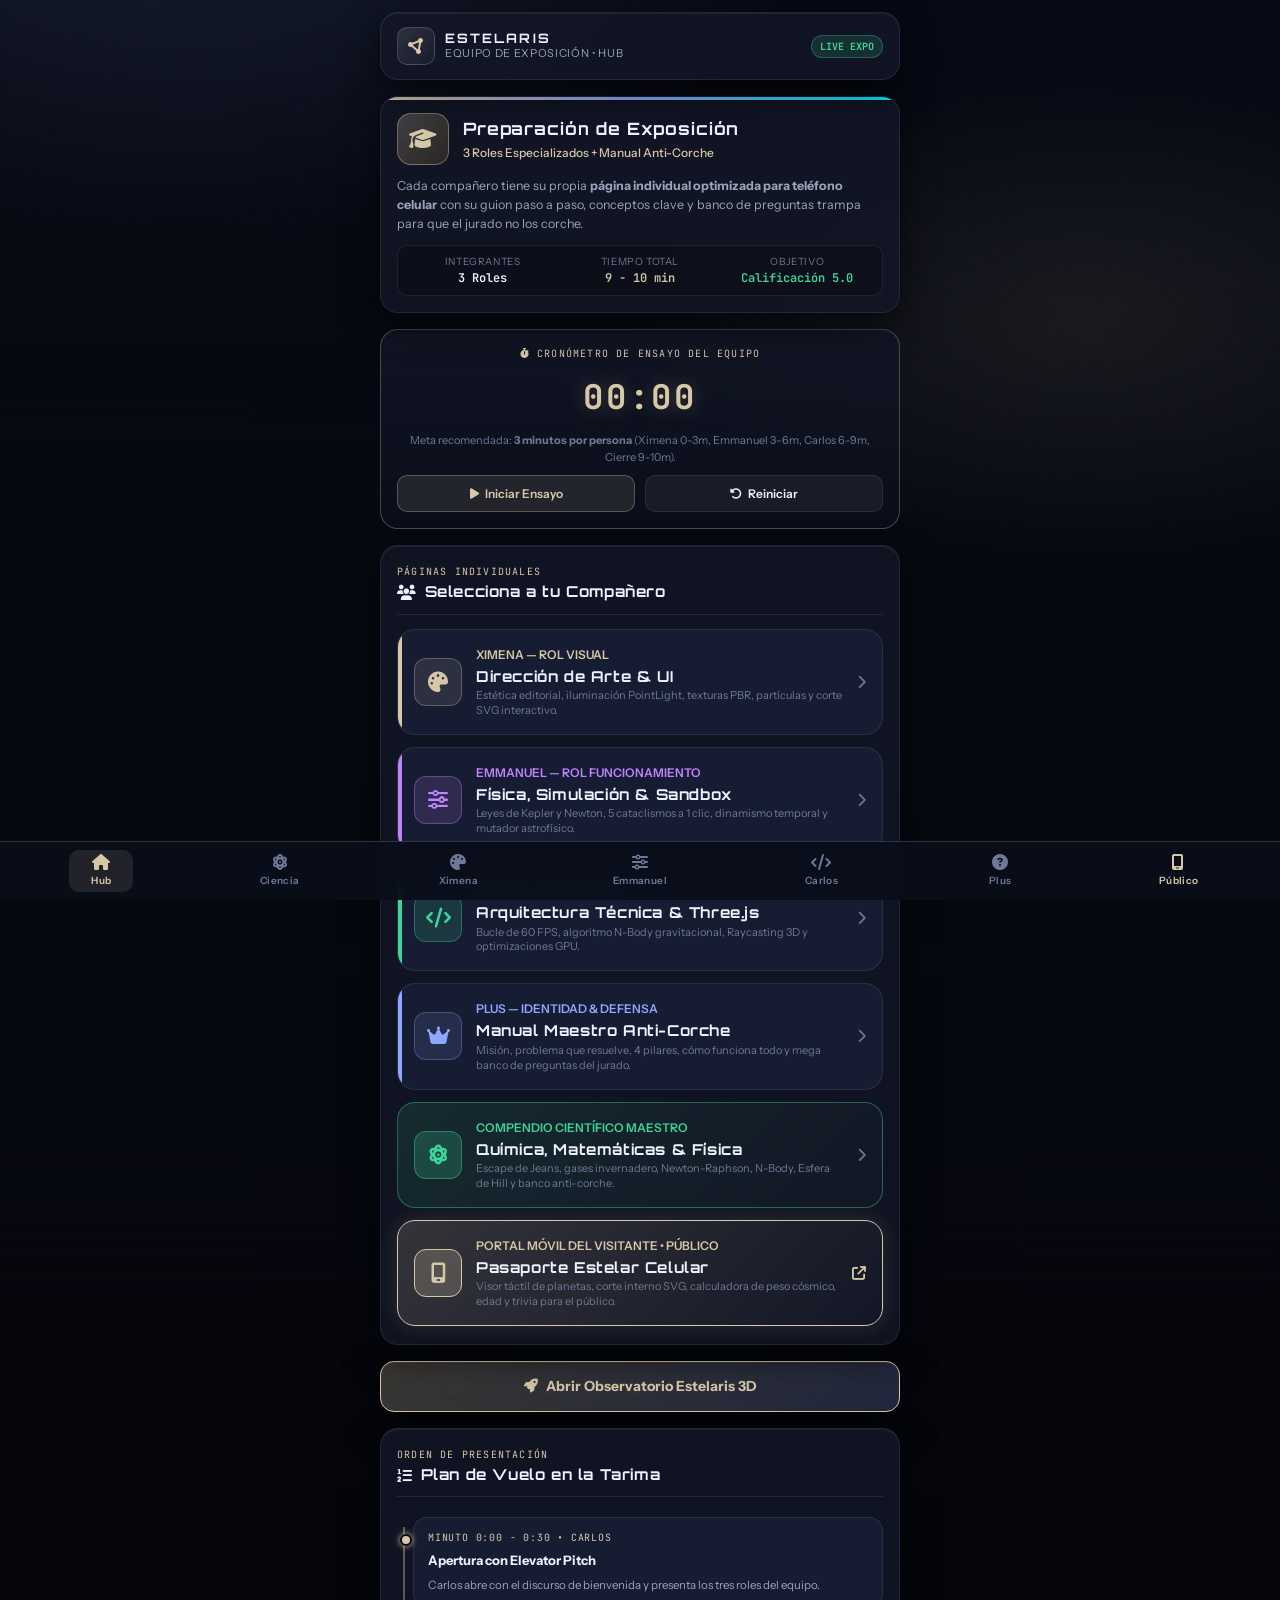
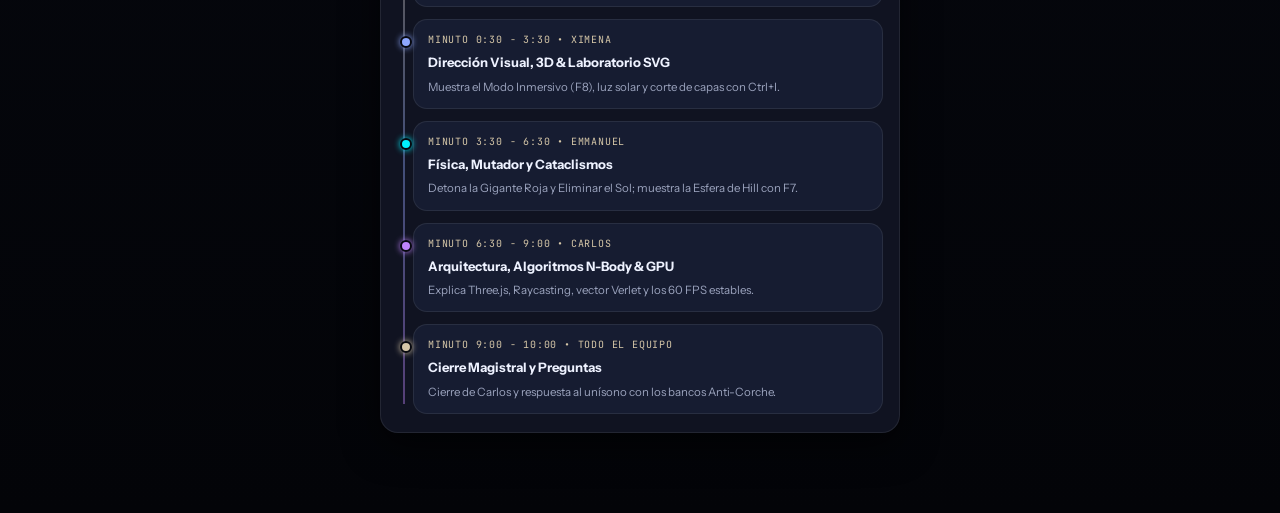
<file: expo/index.html>
<!DOCTYPE html>
<html lang="es">
<head>
    <meta charset="UTF-8">
    <meta name="viewport" content="width=device-width, initial-scale=1.0, maximum-scale=1.0, user-scalable=no">
    <title>Estelaris — Portal Móvil de Exposición</title>
    <link rel="preconnect" href="https://fonts.googleapis.com">
    <link rel="preconnect" href="https://fonts.gstatic.com" crossorigin>
    <link href="https://fonts.googleapis.com/css2?family=Instrument+Sans:wght@400;500;600;700&family=JetBrains+Mono:wght@400;500;700&family=Orbitron:wght@500;700;900&display=swap" rel="stylesheet">
    <link rel="stylesheet" href="https://cdnjs.cloudflare.com/ajax/libs/font-awesome/6.4.0/css/all.min.css">
    <style>
:root {
  --bg-0: #06080f;
  --bg-1: #080c18;
  --surface: rgba(19, 23, 38, 0.85);
  --surface-2: rgba(24, 30, 51, 0.90);
  --surface-strong: rgba(27, 33, 56, 0.98);
  --surface-glass: rgba(19, 23, 38, 0.65);
  --border: rgba(255, 255, 255, 0.08);
  --border-strong: rgba(255, 255, 255, 0.16);
  --border-accent: rgba(214, 199, 168, 0.30);
  --border-blue: rgba(142, 168, 255, 0.30);
  --text-1: #eef2ff;
  --text-2: #9aa2bc;
  --text-3: #6e7896;
  --muted: #8d97b5;
  --accent-sand: #d6c7a8;
  --accent-sand-soft: rgba(214, 199, 168, 0.12);
  --accent-blue: #8ea8ff;
  --accent-blue-soft: rgba(142, 168, 255, 0.12);
  --accent-cyan: #00f2fe;
  --accent-purple: #c084fc;
  --accent-pink: #f472b6;
  --success: #3dd598;
  --danger: #ff6b6b;
  --warning: #fbbf24;
  --radius-xl: 18px;
  --radius-lg: 14px;
  --radius-md: 10px;
  --radius-sm: 6px;
  --radius-pill: 999px;
  --shadow: 0 12px 36px rgba(0, 0, 0, 0.6), 0 1px 0 rgba(255, 255, 255, 0.06) inset;
  --shadow-glow: 0 0 20px rgba(142, 168, 255, 0.15);
  --font-display: 'Orbitron', sans-serif;
  --font-sans: 'Instrument Sans', system-ui, -apple-system, Segoe UI, Roboto, sans-serif;
  --font-mono: 'JetBrains Mono', ui-monospace, monospace;
}
* { box-sizing: border-box; margin: 0; padding: 0; -webkit-tap-highlight-color: transparent; }
html { font-size: 15px; scroll-behavior: smooth; }
body {
  background: 
    radial-gradient(900px 500px at 15% -5%, rgba(142, 168, 255, 0.12), transparent 70%),
    radial-gradient(800px 400px at 85% 15%, rgba(214, 199, 168, 0.09), transparent 60%),
    linear-gradient(180deg, #070a14 0%, #06080f 50%, #030408 100%);
  color: var(--text-1);
  font-family: var(--font-sans);
  line-height: 1.5;
  min-height: 100vh;
  padding: 12px 12px 80px 12px;
  -webkit-font-smoothing: antialiased;
  text-rendering: optimizeLegibility;
}
::-webkit-scrollbar { width: 4px; height: 4px; }
::-webkit-scrollbar-thumb { background: rgba(255, 255, 255, 0.15); border-radius: 4px; }
.expo-app { max-width: 520px; margin: 0 auto; display: flex; flex-direction: column; gap: 16px; }
.expo-header {
  background: var(--surface);
  backdrop-filter: blur(20px);
  -webkit-backdrop-filter: blur(20px);
  border: 1px solid var(--border);
  border-radius: var(--radius-xl);
  padding: 14px 16px;
  box-shadow: var(--shadow);
  position: sticky;
  top: 10px;
  z-index: 100;
}
.header-row { display: flex; align-items: center; justify-content: space-between; gap: 12px; }
.header-brand { display: flex; align-items: center; gap: 10px; text-decoration: none; color: inherit; }
.brand-icon {
  width: 38px; height: 38px; border-radius: var(--radius-md); display: grid; place-items: center;
  background: linear-gradient(135deg, rgba(255, 255, 255, 0.12), rgba(255, 255, 255, 0.03));
  border: 1px solid var(--border-strong); color: var(--accent-sand); font-size: 16px; flex-shrink: 0;
}
.brand-info h1 { font-family: var(--font-display); font-size: 13px; letter-spacing: 0.16em; font-weight: 700; line-height: 1.1; color: var(--text-1); }
.brand-info p { font-size: 11px; color: var(--text-2); text-transform: uppercase; letter-spacing: 0.06em; }
.version-pill { font-size:10px; padding:3px 8px; border-radius:999px; background:rgba(61,213,152,0.14); border:1px solid rgba(61,213,152,0.3); color:var(--success); font-family:var(--font-mono); font-weight:700; }
.profile-card {
  background: var(--surface); backdrop-filter: blur(16px); -webkit-backdrop-filter: blur(16px);
  border: 1px solid var(--border); border-radius: var(--radius-xl); padding: 16px; box-shadow: var(--shadow);
  display: flex; flex-direction: column; gap: 12px; position: relative; overflow: hidden;
}
.profile-card::before {
  content: ''; position: absolute; top: 0; left: 0; right: 0; height: 3px;
  background: linear-gradient(90deg, var(--accent-sand), var(--accent-blue), var(--accent-cyan));
}
.profile-header { display: flex; align-items: center; gap: 14px; }
.avatar-bubble {
  width: 52px; height: 52px; border-radius: 14px; display: grid; place-items: center; font-size: 22px; flex-shrink: 0;
  background: linear-gradient(135deg, rgba(142, 168, 255, 0.2), rgba(0, 242, 254, 0.1)); border: 1px solid rgba(142, 168, 255, 0.3); color: var(--accent-blue);
}
.avatar-bubble--sand { background: linear-gradient(135deg, rgba(214, 199, 168, 0.25), rgba(251, 191, 36, 0.1)); border-color: rgba(214, 199, 168, 0.4); color: var(--accent-sand); }
.profile-meta h2 { font-family: var(--font-display); font-size: 17px; color: var(--text-1); letter-spacing: 0.05em; margin-bottom: 2px; }
.profile-meta .role-subtitle { font-size: 12px; color: var(--accent-sand); font-weight: 500; }
.profile-stats-row {
  display: grid; grid-template-columns: repeat(3, 1fr); gap: 8px; background: rgba(0, 0, 0, 0.25);
  border: 1px solid var(--border); border-radius: var(--radius-md); padding: 8px 10px;
}
.profile-stat { display: flex; flex-direction: column; align-items: center; text-align: center; }
.profile-stat-lbl { font-size: 10px; text-transform: uppercase; color: var(--text-3); letter-spacing: 0.06em; }
.profile-stat-val { font-family: var(--font-mono); font-size: 12px; font-weight: 600; color: var(--text-1); }
.section-card {
  background: var(--surface); backdrop-filter: blur(16px); -webkit-backdrop-filter: blur(16px);
  border: 1px solid var(--border); border-radius: var(--radius-xl); padding: 18px 16px; box-shadow: var(--shadow);
  display: flex; flex-direction: column; gap: 14px;
}
.section-head { display: flex; align-items: center; justify-content: space-between; border-bottom: 1px solid var(--border); padding-bottom: 10px; }
.section-title-wrap { display: flex; flex-direction: column; gap: 2px; }
.section-eyebrow { font-family: var(--font-mono); font-size: 10px; text-transform: uppercase; letter-spacing: 0.12em; color: var(--accent-sand); }
.section-title { font-family: var(--font-display); font-size: 15px; color: var(--text-1); letter-spacing: 0.04em; display: flex; align-items: center; gap: 8px; }
.timeline { display: flex; flex-direction: column; gap: 12px; position: relative; padding-left: 16px; }
.timeline::before {
  content: ''; position: absolute; top: 10px; bottom: 10px; left: 6px; width: 2px;
  background: linear-gradient(180deg, var(--accent-sand), var(--accent-blue), var(--accent-purple)); opacity: 0.4;
}
.timeline-step {
  position: relative; background: var(--surface-2); border: 1px solid var(--border); border-radius: var(--radius-lg);
  padding: 12px 14px; display: flex; flex-direction: column; gap: 6px;
}
.timeline-step::before {
  content: ''; position: absolute; left: -14px; top: 16px; width: 8px; height: 8px; border-radius: 50%;
  background: var(--accent-sand); border: 2px solid var(--bg-0); box-shadow: 0 0 6px var(--accent-sand);
}
.timeline-step:nth-child(2)::before { background: var(--accent-blue); box-shadow: 0 0 6px var(--accent-blue); }
.timeline-step:nth-child(3)::before { background: var(--accent-cyan); box-shadow: 0 0 6px var(--accent-cyan); }
.timeline-step:nth-child(4)::before { background: var(--accent-purple); box-shadow: 0 0 6px var(--accent-purple); }
.timeline-time { font-family: var(--font-mono); font-size: 10px; color: var(--accent-sand); text-transform: uppercase; letter-spacing: 0.08em; display: flex; justify-content: space-between; }
.timeline-title { font-size: 13px; font-weight: 700; color: var(--text-1); }
.expo-bottom-bar {
  position: fixed; bottom: 0; left: 0; right: 0; background: rgba(10, 14, 26, 0.94); backdrop-filter: blur(20px); -webkit-backdrop-filter: blur(20px);
  border-top: 1px solid var(--border-strong); display: flex; justify-content: space-around; align-items: center; padding: 8px 12px calc(8px + env(safe-area-inset-bottom)); z-index: 200;
}
.expo-tab-link {
  display: flex; flex-direction: column; align-items: center; gap: 3px; text-decoration: none; color: var(--text-3);
  font-size: 10px; font-weight: 600; letter-spacing: 0.04em; padding: 4px 8px; border-radius: var(--radius-md); transition: all 0.2s ease; min-width: 64px;
}
.expo-tab-link i { font-size: 16px; }
.expo-tab-link.active { color: var(--accent-sand); background: rgba(214, 199, 168, 0.12); }
        .hub-grid {
            display: flex;
            flex-direction: column;
            gap: 12px;
        }
        .hub-card {
            background: var(--surface-2);
            border: 1px solid var(--border);
            border-radius: var(--radius-xl);
            padding: 16px;
            display: flex;
            align-items: center;
            justify-content: space-between;
            gap: 14px;
            text-decoration: none;
            color: inherit;
            transition: all 0.2s ease;
            position: relative;
            overflow: hidden;
        }
        .hub-card:active {
            transform: scale(0.98);
            border-color: var(--accent-sand);
        }
        .hub-card::before {
            content: '';
            position: absolute;
            left: 0;
            top: 0;
            bottom: 0;
            width: 4px;
        }
        .hub-card--ximena::before { background: var(--accent-sand); }
        .hub-card--emmanuel::before { background: var(--accent-purple); }
        .hub-card--carlos::before { background: var(--success); }
        .hub-card--plus::before { background: var(--accent-blue); }

        .hub-card-left {
            display: flex;
            align-items: center;
            gap: 14px;
        }
        .hub-icon-box {
            width: 48px;
            height: 48px;
            border-radius: 12px;
            display: grid;
            place-items: center;
            font-size: 20px;
            flex-shrink: 0;
        }
        .hub-info h3 {
            font-family: var(--font-display);
            font-size: 15px;
            color: var(--text-1);
            letter-spacing: 0.04em;
        }
        .hub-info .hub-role {
            font-size: 12px;
            font-weight: 600;
            margin-bottom: 2px;
        }
        .hub-info .hub-desc {
            font-size: 11px;
            color: var(--text-3);
            line-height: 1.35;
        }
        .hub-chevron {
            font-size: 14px;
            color: var(--text-3);
        }

        /* Rehearsal Timer */
        .timer-card {
            background: linear-gradient(180deg, rgba(19,23,38,0.9), rgba(10,14,26,0.95));
            border: 1px solid var(--border-accent);
            border-radius: var(--radius-xl);
            padding: 16px;
            display: flex;
            flex-direction: column;
            align-items: center;
            text-align: center;
            gap: 10px;
        }
        .timer-display {
            font-family: var(--font-mono);
            font-size: 34px;
            font-weight: 700;
            color: var(--accent-sand);
            letter-spacing: 0.08em;
            text-shadow: 0 0 20px rgba(214,199,168,0.25);
        }
        .timer-buttons {
            display: flex;
            gap: 10px;
            width: 100%;
        }
        .timer-btn {
            flex: 1;
            padding: 10px;
            border-radius: 10px;
            border: 1px solid var(--border);
            background: rgba(255,255,255,0.06);
            color: var(--text-1);
            font-family: inherit;
            font-size: 12px;
            font-weight: 600;
            cursor: pointer;
            display: flex;
            align-items: center;
            justify-content: center;
            gap: 6px;
        }
        .timer-btn--primary {
            background: var(--accent-sand-soft);
            border-color: var(--border-accent);
            color: var(--accent-sand);
        }
    </style>
</head>
<body>

    <div class="expo-app">
        <!-- Top App Bar -->
        <header class="expo-header">
            <div class="header-row">
                <div class="header-brand">
                    <div class="brand-icon"><i class="fa-solid fa-circle-nodes"></i></div>
                    <div class="brand-info">
                        <h1>ESTELARIS</h1>
                        <p>Equipo de Exposición &bull; Hub</p>
                    </div>
                </div>
                <span class="version-pill" style="font-size:10px; padding:3px 8px; border-radius:999px; background:rgba(61,213,152,0.14); border:1px solid rgba(61,213,152,0.3); color:var(--success); font-family:var(--font-mono); font-weight:700;">
                    LIVE EXPO
                </span>
            </div>
        </header>

        <!-- Banner de Bienvenida -->
        <section class="profile-card">
            <div class="profile-header">
                <div class="avatar-bubble avatar-bubble--sand">
                    <i class="fa-solid fa-graduation-cap"></i>
                </div>
                <div class="profile-meta">
                    <h2>Preparación de Exposición</h2>
                    <div class="role-subtitle">3 Roles Especializados + Manual Anti-Corche</div>
                </div>
            </div>

            <p style="font-size:12.5px; color:var(--text-2); line-height:1.5;">
                Cada compañero tiene su propia <strong>página individual optimizada para teléfono celular</strong> con su guion paso a paso, conceptos clave y banco de preguntas trampa para que el jurado no los corche.
            </p>

            <div class="profile-stats-row">
                <div class="profile-stat">
                    <span class="profile-stat-lbl">Integrantes</span>
                    <span class="profile-stat-val">3 Roles</span>
                </div>
                <div class="profile-stat">
                    <span class="profile-stat-lbl">Tiempo Total</span>
                    <span class="profile-stat-val" style="color:var(--accent-sand);">9 - 10 min</span>
                </div>
                <div class="profile-stat">
                    <span class="profile-stat-lbl">Objetivo</span>
                    <span class="profile-stat-val" style="color:var(--success);">Calificación 5.0</span>
                </div>
            </div>
        </section>

        <!-- Cronómetro de Ensayo para el Equipo -->
        <section class="timer-card">
            <span class="section-eyebrow"><i class="fa-solid fa-stopwatch"></i> Cronómetro de Ensayo del Equipo</span>
            <div class="timer-display" id="timer-display">00:00</div>
            <div style="font-size:11px; color:var(--text-3);">
                Meta recomendada: <strong>3 minutos por persona</strong> (Ximena 0-3m, Emmanuel 3-6m, Carlos 6-9m, Cierre 9-10m).
            </div>
            <div class="timer-buttons">
                <button class="timer-btn timer-btn--primary" id="timer-toggle-btn" onclick="toggleTimer()">
                    <i class="fa-solid fa-play" id="timer-icon"></i> <span id="timer-btn-text">Iniciar Ensayo</span>
                </button>
                <button class="timer-btn" onclick="resetTimer()">
                    <i class="fa-solid fa-rotate-left"></i> Reiniciar
                </button>
            </div>
        </section>

        <!-- Menú de Acceso a las Páginas de los Compañeros -->
        <section class="section-card">
            <div class="section-head">
                <div class="section-title-wrap">
                    <span class="section-eyebrow">Páginas Individuales</span>
                    <h3 class="section-title"><i class="fa-solid fa-users"></i> Selecciona a tu Compañero</h3>
                </div>
            </div>

            <div class="hub-grid">
                <!-- XIMENA -->
                <a href="ximena.html" class="hub-card hub-card--ximena">
                    <div class="hub-card-left">
                        <div class="hub-icon-box" style="background:var(--accent-sand-soft); border:1px solid var(--border-accent); color:var(--accent-sand);">
                            <i class="fa-solid fa-palette"></i>
                        </div>
                        <div class="hub-info">
                            <div class="hub-role" style="color:var(--accent-sand);">XIMENA — ROL VISUAL</div>
                            <h3>Dirección de Arte & UI</h3>
                            <div class="hub-desc">Estética editorial, iluminación PointLight, texturas PBR, partículas y corte SVG interactivo.</div>
                        </div>
                    </div>
                    <i class="fa-solid fa-chevron-right hub-chevron"></i>
                </a>

                <!-- EMMANUEL -->
                <a href="emmanuel.html" class="hub-card hub-card--emmanuel">
                    <div class="hub-card-left">
                        <div class="hub-icon-box" style="background:rgba(192,132,252,0.15); border:1px solid rgba(192,132,252,0.35); color:var(--accent-purple);">
                            <i class="fa-solid fa-sliders"></i>
                        </div>
                        <div class="hub-info">
                            <div class="hub-role" style="color:var(--accent-purple);">EMMANUEL — ROL FUNCIONAMIENTO</div>
                            <h3>Física, Simulación & Sandbox</h3>
                            <div class="hub-desc">Leyes de Kepler y Newton, 5 cataclismos a 1 clic, dinamismo temporal y mutador astrofísico.</div>
                        </div>
                    </div>
                    <i class="fa-solid fa-chevron-right hub-chevron"></i>
                </a>

                <!-- CARLOS -->
                <a href="carlos.html" class="hub-card hub-card--carlos">
                    <div class="hub-card-left">
                        <div class="hub-icon-box" style="background:rgba(61,213,152,0.15); border:1px solid rgba(61,213,152,0.35); color:var(--success);">
                            <i class="fa-solid fa-code"></i>
                        </div>
                        <div class="hub-info">
                            <div class="hub-role" style="color:var(--success);">CARLOS — ROL CÓDIGO</div>
                            <h3>Arquitectura Técnica & Three.js</h3>
                            <div class="hub-desc">Bucle de 60 FPS, algoritmo N-Body gravitacional, Raycasting 3D y optimizaciones GPU.</div>
                        </div>
                    </div>
                    <i class="fa-solid fa-chevron-right hub-chevron"></i>
                </a>

                <!-- PLUS IDENTIDAD (CARLOS) -->
                <a href="carlos_identidad.html" class="hub-card hub-card--plus">
                    <div class="hub-card-left">
                        <div class="hub-icon-box" style="background:var(--accent-blue-soft); border:1px solid var(--border-blue); color:var(--accent-blue);">
                            <i class="fa-solid fa-crown"></i>
                        </div>
                        <div class="hub-info">
                            <div class="hub-role" style="color:var(--accent-blue);">PLUS — IDENTIDAD & DEFENSA</div>
                            <h3>Manual Maestro Anti-Corche</h3>
                            <div class="hub-desc">Misión, problema que resuelve, 4 pilares, cómo funciona todo y mega banco de preguntas del jurado.</div>
                        </div>
                    </div>
                    <i class="fa-solid fa-chevron-right hub-chevron"></i>
                </a>

                <!-- CIENCIA & FUNDAMENTOS -->
                <a href="ciencia.html" class="hub-card" style="border-color:rgba(61,213,152,0.4); background:linear-gradient(135deg, rgba(61,213,152,0.12), rgba(19,23,38,0.9));">
                    <div class="hub-card-left">
                        <div class="hub-icon-box" style="background:rgba(61,213,152,0.2); border:1px solid rgba(61,213,152,0.4); color:var(--success);">
                            <i class="fa-solid fa-atom"></i>
                        </div>
                        <div class="hub-info">
                            <div class="hub-role" style="color:var(--success);">COMPENDIO CIENTÍFICO MAESTRO</div>
                            <h3>Química, Matemáticas & Física</h3>
                            <div class="hub-desc">Escape de Jeans, gases invernadero, Newton-Raphson, N-Body, Esfera de Hill y banco anti-corche.</div>
                        </div>
                    </div>
                    <i class="fa-solid fa-chevron-right hub-chevron"></i>
                </a>

                <!-- PORTAL DEL VISITANTE & PASAPORTE MÓVIL (PÚBLICO) -->
                <a href="../visitante.html" class="hub-card" style="border-color:var(--accent-sand); background:linear-gradient(135deg, rgba(214,199,168,0.18), rgba(19,23,38,0.92)); box-shadow:0 0 20px rgba(214,199,168,0.15);">
                    <div class="hub-card-left">
                        <div class="hub-icon-box" style="background:rgba(214,199,168,0.22); border:1px solid var(--accent-sand); color:var(--accent-sand);">
                            <i class="fa-solid fa-mobile-screen"></i>
                        </div>
                        <div class="hub-info">
                            <div class="hub-role" style="color:var(--accent-sand);">PORTAL MÓVIL DEL VISITANTE &bull; PÚBLICO</div>
                            <h3>Pasaporte Estelar Celular</h3>
                            <div class="hub-desc">Visor táctil de planetas, corte interno SVG, calculadora de peso cósmico, edad y trivia para el público.</div>
                        </div>
                    </div>
                    <i class="fa-solid fa-arrow-up-right-from-square hub-chevron" style="color:var(--accent-sand);"></i>
                </a>
            </div>
        </section>

        <!-- Botón para lanzar el Observatorio 3D -->
        <a href="../index.html" class="btn btn--primary" style="text-align:center; text-decoration:none; display:flex; align-items:center; justify-content:center; gap:8px; padding:14px; border-radius:14px; background:linear-gradient(135deg, rgba(214,199,168,0.25), rgba(142,168,255,0.2)); border:1px solid var(--accent-sand); color:var(--accent-sand); font-weight:700; font-size:14px; box-shadow:var(--shadow);">
            <i class="fa-solid fa-rocket"></i> Abrir Observatorio Estelaris 3D
        </a>

        <!-- Secuencia Recomendada para la Expo -->
        <section class="section-card">
            <div class="section-head">
                <div class="section-title-wrap">
                    <span class="section-eyebrow">Orden de Presentación</span>
                    <h3 class="section-title"><i class="fa-solid fa-list-ol"></i> Plan de Vuelo en la Tarima</h3>
                </div>
            </div>

            <div class="timeline" style="margin-top:6px;">
                <div class="timeline-step">
                    <div class="timeline-time">Minuto 0:00 - 0:30 &bull; Carlos</div>
                    <div class="timeline-title">Apertura con Elevator Pitch</div>
                    <div style="font-size:11.5px; color:var(--text-2);">Carlos abre con el discurso de bienvenida y presenta los tres roles del equipo.</div>
                </div>
                <div class="timeline-step">
                    <div class="timeline-time">Minuto 0:30 - 3:30 &bull; Ximena</div>
                    <div class="timeline-title">Dirección Visual, 3D & Laboratorio SVG</div>
                    <div style="font-size:11.5px; color:var(--text-2);">Muestra el Modo Inmersivo (F8), luz solar y corte de capas con Ctrl+I.</div>
                </div>
                <div class="timeline-step">
                    <div class="timeline-time">Minuto 3:30 - 6:30 &bull; Emmanuel</div>
                    <div class="timeline-title">Física, Mutador y Cataclismos</div>
                    <div style="font-size:11.5px; color:var(--text-2);">Detona la Gigante Roja y Eliminar el Sol; muestra la Esfera de Hill con F7.</div>
                </div>
                <div class="timeline-step">
                    <div class="timeline-time">Minuto 6:30 - 9:00 &bull; Carlos</div>
                    <div class="timeline-title">Arquitectura, Algoritmos N-Body & GPU</div>
                    <div style="font-size:11.5px; color:var(--text-2);">Explica Three.js, Raycasting, vector Verlet y los 60 FPS estables.</div>
                </div>
                <div class="timeline-step">
                    <div class="timeline-time">Minuto 9:00 - 10:00 &bull; Todo el Equipo</div>
                    <div class="timeline-title">Cierre Magistral y Preguntas</div>
                    <div style="font-size:11.5px; color:var(--text-2);">Cierre de Carlos y respuesta al unísono con los bancos Anti-Corche.</div>
                </div>
            </div>
        </section>

    </div>

    <!-- Barra Inferior Fija para Smartphone -->
    <nav class="expo-bottom-bar" aria-label="Navegación de roles">
        <a href="index.html" class="expo-tab-link active">
            <i class="fa-solid fa-house"></i>
            <span>Hub</span>
        </a>
        <a href="ciencia.html" class="expo-tab-link">
            <i class="fa-solid fa-atom"></i>
            <span>Ciencia</span>
        </a>
        <a href="ximena.html" class="expo-tab-link">
            <i class="fa-solid fa-palette"></i>
            <span>Ximena</span>
        </a>
        <a href="emmanuel.html" class="expo-tab-link">
            <i class="fa-solid fa-sliders"></i>
            <span>Emmanuel</span>
        </a>
        <a href="carlos.html" class="expo-tab-link">
            <i class="fa-solid fa-code"></i>
            <span>Carlos</span>
        </a>
        <a href="carlos_identidad.html" class="expo-tab-link">
            <i class="fa-solid fa-circle-question"></i>
            <span>Plus</span>
        </a>
        <a href="../visitante.html" class="expo-tab-link" style="color:var(--accent-sand);">
            <i class="fa-solid fa-mobile-screen"></i>
            <span>Público</span>
        </a>
    </nav>

    <script>
        // Simple Stopwatch for Rehearsal
        let timerSeconds = 0;
        let timerInterval = null;
        let isTimerRunning = false;

        function updateTimerDisplay() {
            const mins = String(Math.floor(timerSeconds / 60)).padStart(2, '0');
            const secs = String(timerSeconds % 60).padStart(2, '0');
            document.getElementById('timer-display').textContent = mins + ':' + secs;
        }

        function toggleTimer() {
            const btn = document.getElementById('timer-toggle-btn');
            const icon = document.getElementById('timer-icon');
            const text = document.getElementById('timer-btn-text');

            if (!isTimerRunning) {
                isTimerRunning = true;
                icon.className = 'fa-solid fa-pause';
                text.textContent = 'Pausar Ensayo';
                timerInterval = setInterval(() => {
                    timerSeconds++;
                    updateTimerDisplay();
                }, 1000);
            } else {
                isTimerRunning = false;
                icon.className = 'fa-solid fa-play';
                text.textContent = 'Reanudar Ensayo';
                clearInterval(timerInterval);
            }
        }

        function resetTimer() {
            isTimerRunning = false;
            clearInterval(timerInterval);
            timerSeconds = 0;
            updateTimerDisplay();
            document.getElementById('timer-icon').className = 'fa-solid fa-play';
            document.getElementById('timer-btn-text').textContent = 'Iniciar Ensayo';
        }
    </script>
</body>
</html>
</file>
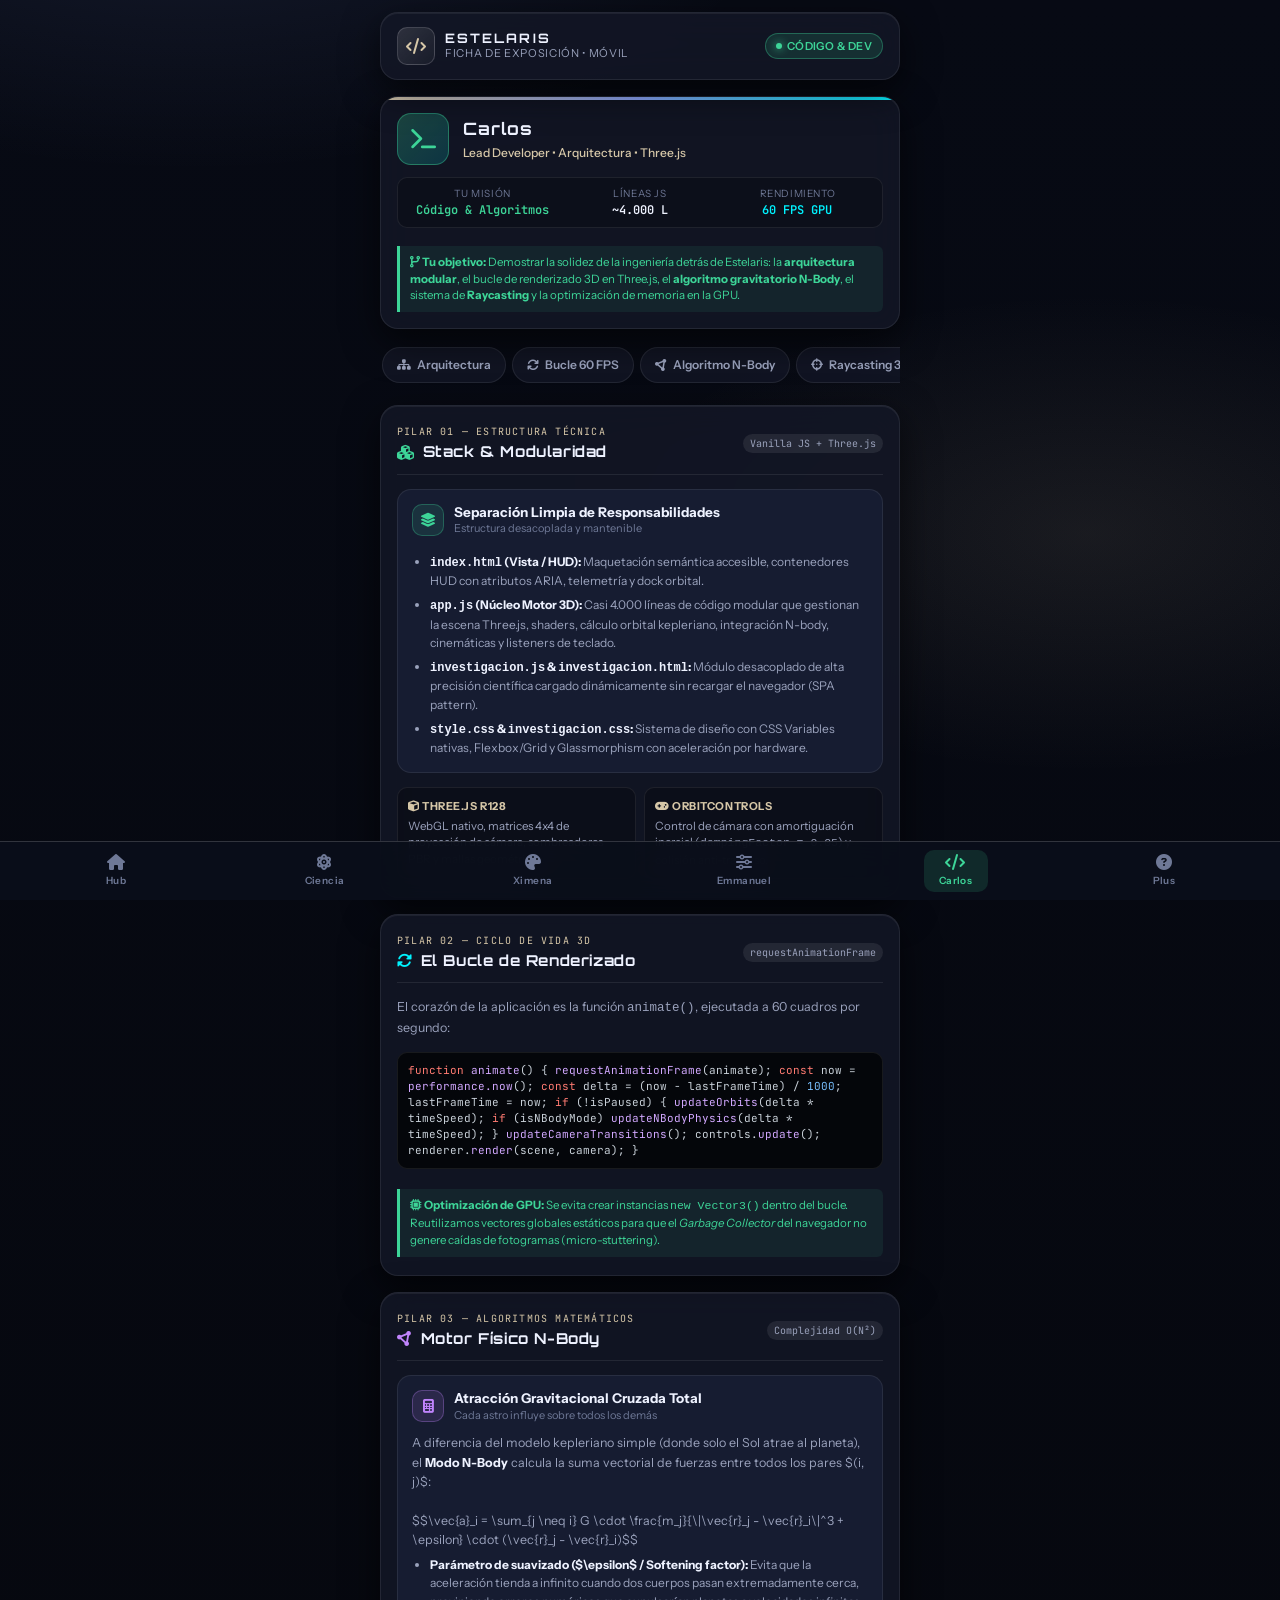
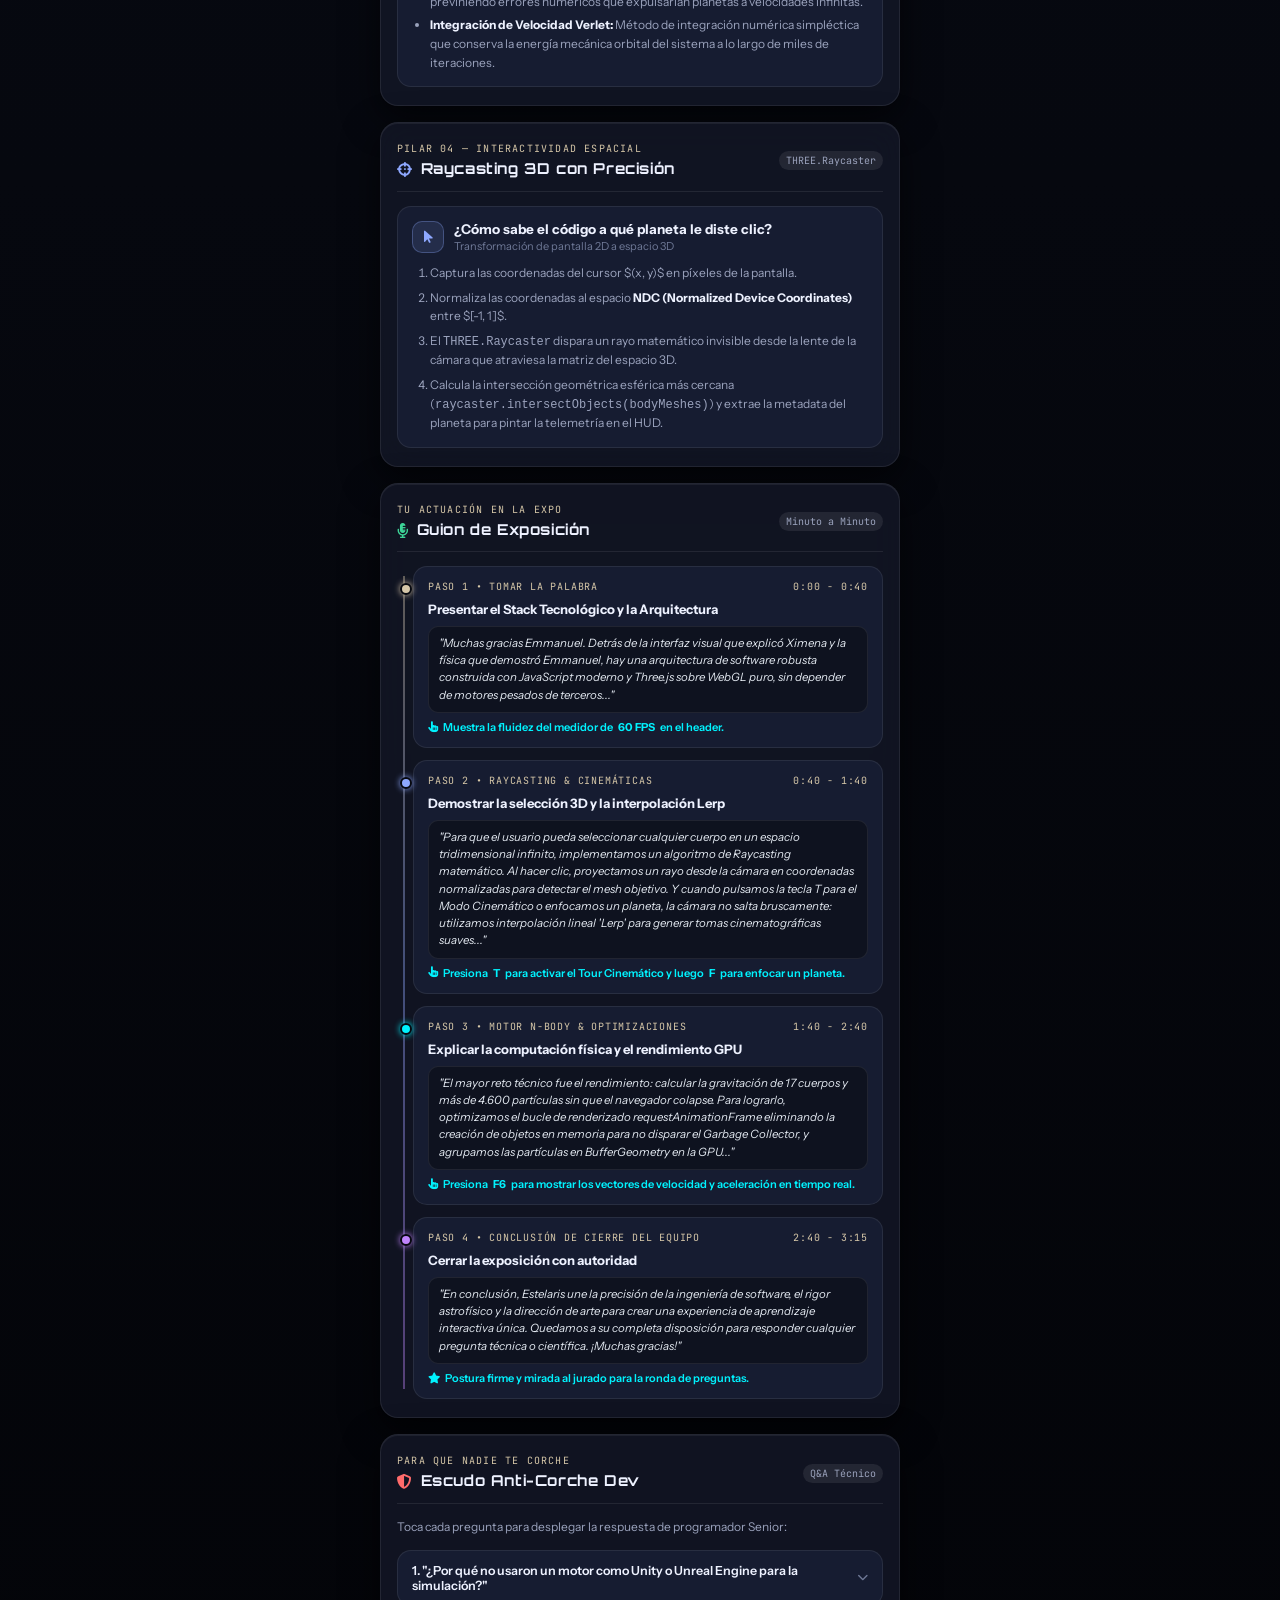
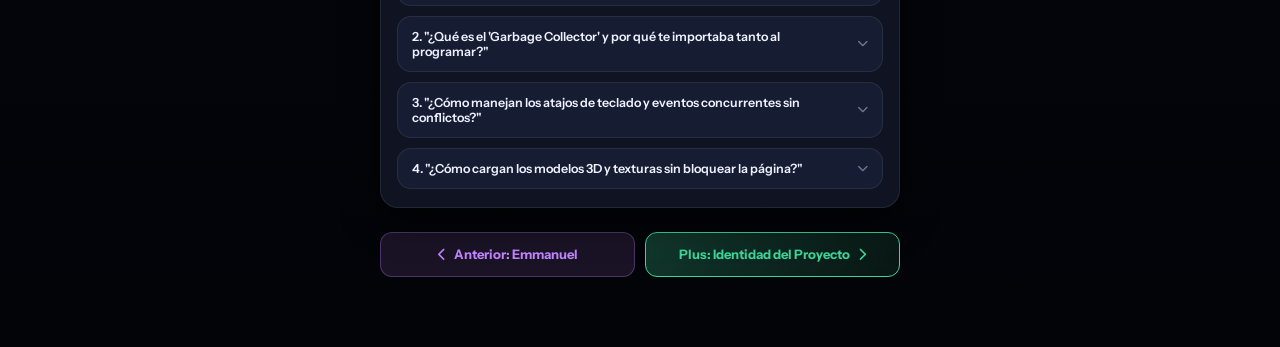
<file: expo/carlos.html>
<!DOCTYPE html>
<html lang="es">
<head>
    <meta charset="UTF-8">
    <meta name="viewport" content="width=device-width, initial-scale=1.0, maximum-scale=1.0, user-scalable=no">
    <title>Carlos — Rol Código & Arquitectura Técnica | Estelaris Expo</title>
    <link rel="preconnect" href="https://fonts.googleapis.com">
    <link rel="preconnect" href="https://fonts.gstatic.com" crossorigin>
    <link href="https://fonts.googleapis.com/css2?family=Instrument+Sans:wght@400;500;600;700&family=JetBrains+Mono:wght@400;500;700&family=Orbitron:wght@500;700;900&display=swap" rel="stylesheet">
    <link rel="stylesheet" href="https://cdnjs.cloudflare.com/ajax/libs/font-awesome/6.4.0/css/all.min.css">
    <style>
:root {
  --bg-0: #06080f;
  --bg-1: #080c18;
  --surface: rgba(19, 23, 38, 0.85);
  --surface-2: rgba(24, 30, 51, 0.90);
  --surface-strong: rgba(27, 33, 56, 0.98);
  --surface-glass: rgba(19, 23, 38, 0.65);
  --border: rgba(255, 255, 255, 0.08);
  --border-strong: rgba(255, 255, 255, 0.16);
  --border-accent: rgba(214, 199, 168, 0.30);
  --border-blue: rgba(142, 168, 255, 0.30);
  --text-1: #eef2ff;
  --text-2: #9aa2bc;
  --text-3: #6e7896;
  --muted: #8d97b5;
  --accent-sand: #d6c7a8;
  --accent-sand-soft: rgba(214, 199, 168, 0.12);
  --accent-blue: #8ea8ff;
  --accent-blue-soft: rgba(142, 168, 255, 0.12);
  --accent-cyan: #00f2fe;
  --accent-purple: #c084fc;
  --accent-pink: #f472b6;
  --success: #3dd598;
  --danger: #ff6b6b;
  --warning: #fbbf24;
  --radius-xl: 18px;
  --radius-lg: 14px;
  --radius-md: 10px;
  --radius-sm: 6px;
  --radius-pill: 999px;
  --shadow: 0 12px 36px rgba(0, 0, 0, 0.6), 0 1px 0 rgba(255, 255, 255, 0.06) inset;
  --shadow-glow: 0 0 20px rgba(142, 168, 255, 0.15);
  --font-display: 'Orbitron', sans-serif;
  --font-sans: 'Instrument Sans', system-ui, -apple-system, Segoe UI, Roboto, sans-serif;
  --font-mono: 'JetBrains Mono', ui-monospace, monospace;
}
* { box-sizing: border-box; margin: 0; padding: 0; -webkit-tap-highlight-color: transparent; }
html { font-size: 15px; scroll-behavior: smooth; }
body {
  background: 
    radial-gradient(900px 500px at 15% -5%, rgba(142, 168, 255, 0.12), transparent 70%),
    radial-gradient(800px 400px at 85% 15%, rgba(214, 199, 168, 0.09), transparent 60%),
    linear-gradient(180deg, #070a14 0%, #06080f 50%, #030408 100%);
  color: var(--text-1);
  font-family: var(--font-sans);
  line-height: 1.5;
  min-height: 100vh;
  padding: 12px 12px 80px 12px;
  -webkit-font-smoothing: antialiased;
  text-rendering: optimizeLegibility;
}
::-webkit-scrollbar { width: 4px; height: 4px; }
::-webkit-scrollbar-thumb { background: rgba(255, 255, 255, 0.15); border-radius: 4px; }
.expo-app { max-width: 520px; margin: 0 auto; display: flex; flex-direction: column; gap: 16px; }
.expo-header {
  background: var(--surface);
  backdrop-filter: blur(20px);
  -webkit-backdrop-filter: blur(20px);
  border: 1px solid var(--border);
  border-radius: var(--radius-xl);
  padding: 14px 16px;
  box-shadow: var(--shadow);
  position: sticky;
  top: 10px;
  z-index: 100;
}
.header-row { display: flex; align-items: center; justify-content: space-between; gap: 12px; }
.header-brand { display: flex; align-items: center; gap: 10px; text-decoration: none; color: inherit; }
.brand-icon {
  width: 38px; height: 38px; border-radius: var(--radius-md); display: grid; place-items: center;
  background: linear-gradient(135deg, rgba(255, 255, 255, 0.12), rgba(255, 255, 255, 0.03));
  border: 1px solid var(--border-strong); color: var(--accent-sand); font-size: 16px; flex-shrink: 0;
}
.brand-info h1 { font-family: var(--font-display); font-size: 13px; letter-spacing: 0.16em; font-weight: 700; line-height: 1.1; color: var(--text-1); }
.brand-info p { font-size: 11px; color: var(--text-2); text-transform: uppercase; letter-spacing: 0.06em; }
.role-pill {
  display: inline-flex; align-items: center; gap: 5px; padding: 4px 10px; border-radius: var(--radius-pill);
  font-size: 11px; font-weight: 600; letter-spacing: 0.04em; text-transform: uppercase;
  background: var(--accent-blue-soft); border: 1px solid var(--border-blue); color: var(--accent-blue);
}
.role-pill--sand { background: var(--accent-sand-soft); border-color: var(--border-accent); color: var(--accent-sand); }
.role-pill--purple { background: rgba(192, 132, 252, 0.14); border-color: rgba(192, 132, 252, 0.35); color: var(--accent-purple); }
.role-pill--green { background: rgba(61, 213, 152, 0.14); border-color: rgba(61, 213, 152, 0.35); color: var(--success); }
.role-pill .dot { width: 6px; height: 6px; border-radius: 50%; background: currentColor; box-shadow: 0 0 8px currentColor; }
.profile-card {
  background: var(--surface); backdrop-filter: blur(16px); -webkit-backdrop-filter: blur(16px);
  border: 1px solid var(--border); border-radius: var(--radius-xl); padding: 16px; box-shadow: var(--shadow);
  display: flex; flex-direction: column; gap: 12px; position: relative; overflow: hidden;
}
.profile-card::before {
  content: ''; position: absolute; top: 0; left: 0; right: 0; height: 3px;
  background: linear-gradient(90deg, var(--accent-sand), var(--accent-blue), var(--accent-cyan));
}
.profile-header { display: flex; align-items: center; gap: 14px; }
.avatar-bubble {
  width: 52px; height: 52px; border-radius: 14px; display: grid; place-items: center; font-size: 22px; flex-shrink: 0;
  background: linear-gradient(135deg, rgba(142, 168, 255, 0.2), rgba(0, 242, 254, 0.1)); border: 1px solid rgba(142, 168, 255, 0.3); color: var(--accent-blue);
}
.avatar-bubble--sand { background: linear-gradient(135deg, rgba(214, 199, 168, 0.25), rgba(251, 191, 36, 0.1)); border-color: rgba(214, 199, 168, 0.4); color: var(--accent-sand); }
.avatar-bubble--purple { background: linear-gradient(135deg, rgba(192, 132, 252, 0.25), rgba(244, 114, 182, 0.15)); border-color: rgba(192, 132, 252, 0.4); color: var(--accent-purple); }
.avatar-bubble--green { background: linear-gradient(135deg, rgba(61, 213, 152, 0.25), rgba(0, 242, 254, 0.15)); border-color: rgba(61, 213, 152, 0.4); color: var(--success); }
.profile-meta h2 { font-family: var(--font-display); font-size: 17px; color: var(--text-1); letter-spacing: 0.05em; margin-bottom: 2px; }
.profile-meta .role-subtitle { font-size: 12px; color: var(--accent-sand); font-weight: 500; }
.profile-stats-row {
  display: grid; grid-template-columns: repeat(3, 1fr); gap: 8px; background: rgba(0, 0, 0, 0.25);
  border: 1px solid var(--border); border-radius: var(--radius-md); padding: 8px 10px;
}
.profile-stat { display: flex; flex-direction: column; align-items: center; text-align: center; }
.profile-stat-lbl { font-size: 10px; text-transform: uppercase; color: var(--text-3); letter-spacing: 0.06em; }
.profile-stat-val { font-family: var(--font-mono); font-size: 12px; font-weight: 600; color: var(--text-1); }
.quick-nav { display: flex; gap: 6px; overflow-x: auto; padding: 2px 2px 6px 2px; scrollbar-width: none; }
.quick-nav::-webkit-scrollbar { display: none; }
.quick-nav-btn {
  white-space: nowrap; padding: 8px 14px; border-radius: var(--radius-pill); font-size: 12px; font-weight: 600;
  color: var(--text-2); background: var(--surface); border: 1px solid var(--border); text-decoration: none;
  display: flex; align-items: center; gap: 6px; transition: all 0.2s ease;
}
.quick-nav-btn:active, .quick-nav-btn.active { background: var(--accent-blue-soft); color: var(--accent-blue); border-color: var(--border-blue); }
.section-card {
  background: var(--surface); backdrop-filter: blur(16px); -webkit-backdrop-filter: blur(16px);
  border: 1px solid var(--border); border-radius: var(--radius-xl); padding: 18px 16px; box-shadow: var(--shadow);
  display: flex; flex-direction: column; gap: 14px;
}
.section-head { display: flex; align-items: center; justify-content: space-between; border-bottom: 1px solid var(--border); padding-bottom: 10px; }
.section-title-wrap { display: flex; flex-direction: column; gap: 2px; }
.section-eyebrow { font-family: var(--font-mono); font-size: 10px; text-transform: uppercase; letter-spacing: 0.12em; color: var(--accent-sand); }
.section-title { font-family: var(--font-display); font-size: 15px; color: var(--text-1); letter-spacing: 0.04em; display: flex; align-items: center; gap: 8px; }
.section-badge { font-size: 10px; font-family: var(--font-mono); padding: 2px 7px; border-radius: var(--radius-pill); background: rgba(255, 255, 255, 0.08); color: var(--text-2); }
.topic-card { background: var(--surface-2); border: 1px solid var(--border); border-radius: var(--radius-lg); padding: 14px; display: flex; flex-direction: column; gap: 10px; transition: transform 0.15s ease; }
.topic-card-head { display: flex; align-items: flex-start; gap: 10px; }
.topic-icon {
  width: 32px; height: 32px; border-radius: var(--radius-md); display: grid; place-items: center; font-size: 14px; flex-shrink: 0;
  background: rgba(255, 255, 255, 0.06); color: var(--accent-sand); border: 1px solid var(--border);
}
.topic-icon--blue { background: var(--accent-blue-soft); color: var(--accent-blue); border-color: var(--border-blue); }
.topic-icon--cyan { background: rgba(0, 242, 254, 0.12); color: var(--accent-cyan); border-color: rgba(0, 242, 254, 0.3); }
.topic-icon--purple { background: rgba(192, 132, 252, 0.12); color: var(--accent-purple); border-color: rgba(192, 132, 252, 0.3); }
.topic-icon--green { background: rgba(61, 213, 152, 0.12); color: var(--success); border-color: rgba(61, 213, 152, 0.3); }
.topic-title { font-size: 13.5px; font-weight: 700; color: var(--text-1); line-height: 1.25; }
.topic-subtitle { font-size: 11px; color: var(--text-3); }
.topic-body { font-size: 12.5px; color: var(--text-2); line-height: 1.55; }
.topic-body strong { color: var(--text-1); }
.topic-body ul { padding-left: 18px; margin-top: 6px; display: flex; flex-direction: column; gap: 5px; }
.topic-body li { font-size: 12px; }
.highlight-box {
  background: rgba(214, 199, 168, 0.07); border-left: 3px solid var(--accent-sand); border-radius: 0 var(--radius-sm) var(--radius-sm) 0;
  padding: 8px 10px; font-size: 11.5px; color: var(--accent-sand); margin-top: 6px; line-height: 1.45;
}
.highlight-box--blue { background: rgba(142, 168, 255, 0.08); border-left-color: var(--accent-blue); color: var(--accent-blue); }
.highlight-box--green { background: rgba(61, 213, 152, 0.08); border-left-color: var(--success); color: var(--success); }
.highlight-box--purple { background: rgba(192, 132, 252, 0.08); border-left-color: var(--accent-purple); color: var(--accent-purple); }
.highlight-box--danger { background: rgba(255, 107, 107, 0.08); border-left-color: var(--danger); color: #ff9999; }
.timeline { display: flex; flex-direction: column; gap: 12px; position: relative; padding-left: 16px; }
.timeline::before {
  content: ''; position: absolute; top: 10px; bottom: 10px; left: 6px; width: 2px;
  background: linear-gradient(180deg, var(--accent-sand), var(--accent-blue), var(--accent-purple)); opacity: 0.4;
}
.timeline-step {
  position: relative; background: var(--surface-2); border: 1px solid var(--border); border-radius: var(--radius-lg);
  padding: 12px 14px; display: flex; flex-direction: column; gap: 6px;
}
.timeline-step::before {
  content: ''; position: absolute; left: -14px; top: 16px; width: 8px; height: 8px; border-radius: 50%;
  background: var(--accent-sand); border: 2px solid var(--bg-0); box-shadow: 0 0 6px var(--accent-sand);
}
.timeline-step:nth-child(2)::before { background: var(--accent-blue); box-shadow: 0 0 6px var(--accent-blue); }
.timeline-step:nth-child(3)::before { background: var(--accent-cyan); box-shadow: 0 0 6px var(--accent-cyan); }
.timeline-step:nth-child(4)::before { background: var(--accent-purple); box-shadow: 0 0 6px var(--accent-purple); }
.timeline-time { font-family: var(--font-mono); font-size: 10px; color: var(--accent-sand); text-transform: uppercase; letter-spacing: 0.08em; display: flex; justify-content: space-between; }
.timeline-title { font-size: 13px; font-weight: 700; color: var(--text-1); }
.timeline-script { background: rgba(0, 0, 0, 0.35); border: 1px solid var(--border); border-radius: var(--radius-md); padding: 8px 10px; font-size: 11.5px; color: #e2e8f0; font-style: italic; line-height: 1.5; }
.timeline-action { font-size: 11px; color: var(--accent-cyan); display: flex; align-items: center; gap: 5px; font-weight: 600; }
.faq-accordion { display: flex; flex-direction: column; gap: 10px; }
.faq-item { background: var(--surface-2); border: 1px solid var(--border); border-radius: var(--radius-lg); overflow: hidden; transition: all 0.2s ease; }
.faq-question {
  width: 100%; text-align: left; background: transparent; border: none; padding: 12px 14px; display: flex;
  align-items: center; justify-content: space-between; gap: 10px; cursor: pointer; color: var(--text-1);
  font-family: inherit; font-size: 12.5px; font-weight: 600;
}
.faq-question i.chevron { font-size: 11px; color: var(--text-3); transition: transform 0.2s ease; }
.faq-item.open .faq-question i.chevron { transform: rotate(180deg); color: var(--accent-blue); }
.faq-item.open { border-color: var(--border-blue); background: var(--surface-strong); }
.faq-answer { display: none; padding: 0 14px 14px 14px; font-size: 12px; color: var(--text-2); line-height: 1.55; border-top: 1px dashed rgba(255, 255, 255, 0.08); margin-top: 2px; padding-top: 10px; }
.faq-item.open .faq-answer { display: block; }
.pro-tip { background: rgba(61, 213, 152, 0.1); border: 1px solid rgba(61, 213, 152, 0.3); border-radius: var(--radius-md); padding: 6px 10px; margin-top: 8px; font-size: 11px; color: var(--success); display: flex; align-items: center; gap: 6px; }
.expo-bottom-bar {
  position: fixed; bottom: 0; left: 0; right: 0; background: rgba(10, 14, 26, 0.94); backdrop-filter: blur(20px); -webkit-backdrop-filter: blur(20px);
  border-top: 1px solid var(--border-strong); display: flex; justify-content: space-around; align-items: center; padding: 8px 12px calc(8px + env(safe-area-inset-bottom)); z-index: 200;
}
.expo-tab-link {
  display: flex; flex-direction: column; align-items: center; gap: 3px; text-decoration: none; color: var(--text-3);
  font-size: 10px; font-weight: 600; letter-spacing: 0.04em; padding: 4px 8px; border-radius: var(--radius-md); transition: all 0.2s ease; min-width: 64px;
}
.expo-tab-link i { font-size: 16px; }
.expo-tab-link.active { color: var(--accent-sand); background: rgba(214, 199, 168, 0.12); }
.expo-tab-link.active--blue { color: var(--accent-blue); background: rgba(142, 168, 255, 0.14); }
.expo-tab-link.active--purple { color: var(--accent-purple); background: rgba(192, 132, 252, 0.14); }
.expo-tab-link.active--green { color: var(--success); background: rgba(61, 213, 152, 0.14); }
.key-badge { display: inline-flex; align-items: center; justify-content: center; font-family: var(--font-mono); font-size: 10px; font-weight: 700; padding: 2px 6px; border-radius: 4px; background: rgba(0, 0, 0, 0.4); border: 1px solid rgba(255, 255, 255, 0.2); color: #ffffff; min-width: 18px; }
.code-box { background: #04060a; border: 1px solid var(--border); border-radius: var(--radius-md); padding: 10px; font-family: var(--font-mono); font-size: 11px; color: #c9d1d9; overflow-x: auto; line-height: 1.45; }
.code-box .kw { color: #ff7b72; }
.code-box .fn { color: #d2a8ff; }
.code-box .str { color: #a5d6ff; }
.code-box .cm { color: #8b949e; font-style: italic; }
.code-box .num { color: #79c0ff; }
.concept-grid { display: grid; grid-template-columns: repeat(2, 1fr); gap: 8px; }
.concept-cell { background: rgba(0, 0, 0, 0.28); border: 1px solid var(--border); border-radius: var(--radius-md); padding: 10px; display: flex; flex-direction: column; gap: 4px; }
.concept-cell-title { font-size: 11px; font-weight: 700; color: var(--accent-sand); text-transform: uppercase; letter-spacing: 0.05em; }
.concept-cell-desc { font-size: 11.5px; color: var(--text-2); line-height: 1.4; }
    </style>
</head>
<body>

    <div class="expo-app">
        <!-- Header Móvil Fijo -->
        <header class="expo-header">
            <div class="header-row">
                <a href="index.html" class="header-brand">
                    <div class="brand-icon"><i class="fa-solid fa-code"></i></div>
                    <div class="brand-info">
                        <h1>ESTELARIS</h1>
                        <p>Ficha de Exposición &bull; Móvil</p>
                    </div>
                </a>
                <span class="role-pill role-pill--green">
                    <span class="dot"></span> CÓDIGO & DEV
                </span>
            </div>
        </header>

        <!-- Banner de Perfil de Carlos -->
        <section class="profile-card">
            <div class="profile-header">
                <div class="avatar-bubble avatar-bubble--green">
                    <i class="fa-solid fa-terminal"></i>
                </div>
                <div class="profile-meta">
                    <h2>Carlos</h2>
                    <div class="role-subtitle">Lead Developer &bull; Arquitectura &bull; Three.js</div>
                </div>
            </div>

            <div class="profile-stats-row">
                <div class="profile-stat">
                    <span class="profile-stat-lbl">Tu Misión</span>
                    <span class="profile-stat-val" style="color:var(--success);">Código & Algoritmos</span>
                </div>
                <div class="profile-stat">
                    <span class="profile-stat-lbl">Líneas JS</span>
                    <span class="profile-stat-val">~4.000 L</span>
                </div>
                <div class="profile-stat">
                    <span class="profile-stat-lbl">Rendimiento</span>
                    <span class="profile-stat-val" style="color:var(--accent-cyan);">60 FPS GPU</span>
                </div>
            </div>

            <div class="highlight-box highlight-box--green">
                <i class="fa-solid fa-code-branch"></i> <strong>Tu objetivo:</strong> Demostrar la solidez de la ingeniería detrás de Estelaris: la <strong>arquitectura modular</strong>, el bucle de renderizado 3D en Three.js, el <strong>algoritmo gravitatorio N-Body</strong>, el sistema de <strong>Raycasting</strong> y la optimización de memoria en la GPU.
            </div>
        </section>

        <!-- Navegación Rápida de Temas -->
        <nav class="quick-nav" aria-label="Temas rápidos">
            <a href="#arquitectura" class="quick-nav-btn"><i class="fa-solid fa-sitemap"></i> Arquitectura</a>
            <a href="#renderloop" class="quick-nav-btn"><i class="fa-solid fa-arrows-rotate"></i> Bucle 60 FPS</a>
            <a href="#nbody" class="quick-nav-btn"><i class="fa-solid fa-circle-nodes"></i> Algoritmo N-Body</a>
            <a href="#raycaster" class="quick-nav-btn"><i class="fa-solid fa-crosshairs"></i> Raycasting 3D</a>
            <a href="#guion" class="quick-nav-btn"><i class="fa-solid fa-microphone-lines"></i> Tu Guion</a>
            <a href="#anticorche" class="quick-nav-btn"><i class="fa-solid fa-shield-halved"></i> Anti-Corche</a>
        </nav>

        <!-- SECCIÓN 1: ARQUITECTURA DE SOFTWARE -->
        <article class="section-card" id="arquitectura">
            <div class="section-head">
                <div class="section-title-wrap">
                    <span class="section-eyebrow">Pilar 01 — Estructura Técnica</span>
                    <h3 class="section-title"><i class="fa-solid fa-cubes" style="color:var(--success);"></i> Stack & Modularidad</h3>
                </div>
                <span class="section-badge">Vanilla JS + Three.js</span>
            </div>

            <div class="topic-card">
                <div class="topic-card-head">
                    <div class="topic-icon topic-icon--green"><i class="fa-solid fa-layer-group"></i></div>
                    <div>
                        <div class="topic-title">Separación Limpia de Responsabilidades</div>
                        <div class="topic-subtitle">Estructura desacoplada y mantenible</div>
                    </div>
                </div>
                <div class="topic-body">
                    <ul>
                        <li><strong><code>index.html</code> (Vista / HUD):</strong> Maquetación semántica accesible, contenedores HUD con atributos ARIA, telemetría y dock orbital.</li>
                        <li><strong><code>app.js</code> (Núcleo Motor 3D):</strong> Casi 4.000 líneas de código modular que gestionan la escena Three.js, shaders, cálculo orbital kepleriano, integración N-body, cinemáticas y listeners de teclado.</li>
                        <li><strong><code>investigacion.js</code> & <code>investigacion.html</code>:</strong> Módulo desacoplado de alta precisión científica cargado dinámicamente sin recargar el navegador (SPA pattern).</li>
                        <li><strong><code>style.css</code> & <code>investigacion.css</code>:</strong> Sistema de diseño con CSS Variables nativas, Flexbox/Grid y Glassmorphism con aceleración por hardware.</li>
                    </ul>
                </div>
            </div>

            <div class="concept-grid">
                <div class="concept-cell">
                    <div class="concept-cell-title"><i class="fa-solid fa-cube"></i> Three.js r128</div>
                    <div class="concept-cell-desc">
                        WebGL nativo, matrices 4x4 de proyección de cámara, sombreadores PBR y mallas geométricas.
                    </div>
                </div>
                <div class="concept-cell">
                    <div class="concept-cell-title"><i class="fa-solid fa-gamepad"></i> OrbitControls</div>
                    <div class="concept-cell-desc">
                        Control de cámara con amortiguación inercial (<code>dampingFactor = 0.05</code>) y colisión anti-traspaso.
                    </div>
                </div>
            </div>
        </article>

        <!-- SECCIÓN 2: BUCLE DE RENDERIZADO Y DELTA TIME -->
        <article class="section-card" id="renderloop">
            <div class="section-head">
                <div class="section-title-wrap">
                    <span class="section-eyebrow">Pilar 02 — Ciclo de Vida 3D</span>
                    <h3 class="section-title"><i class="fa-solid fa-rotate" style="color:var(--accent-cyan);"></i> El Bucle de Renderizado</h3>
                </div>
                <span class="section-badge">requestAnimationFrame</span>
            </div>

            <div class="topic-body" style="font-size:12.5px; color:var(--text-2);">
                El corazón de la aplicación es la función <code>animate()</code>, ejecutada a 60 cuadros por segundo:
            </div>

            <div class="code-box">
<span class="kw">function</span> <span class="fn">animate</span>() {
  <span class="fn">requestAnimationFrame</span>(animate);
  <span class="kw">const</span> now = <span class="fn">performance.now</span>();
  <span class="kw">const</span> delta = (now - lastFrameTime) / <span class="num">1000</span>;
  lastFrameTime = now;

  <span class="kw">if</span> (!isPaused) {
    <span class="fn">updateOrbits</span>(delta * timeSpeed);
    <span class="kw">if</span> (isNBodyMode) <span class="fn">updateNBodyPhysics</span>(delta * timeSpeed);
  }
  
  <span class="fn">updateCameraTransitions</span>();
  controls.<span class="fn">update</span>();
  renderer.<span class="fn">render</span>(scene, camera);
}
            </div>

            <div class="highlight-box highlight-box--green">
                <i class="fa-solid fa-microchip"></i> <strong>Optimización de GPU:</strong> Se evita crear instancias <code>new Vector3()</code> dentro del bucle. Reutilizamos vectores globales estáticos para que el <em>Garbage Collector</em> del navegador no genere caídas de fotogramas (micro-stuttering).
            </div>
        </article>

        <!-- SECCIÓN 3: ALGORITMO GRAVITATORIO N-BODY -->
        <article class="section-card" id="nbody">
            <div class="section-head">
                <div class="section-title-wrap">
                    <span class="section-eyebrow">Pilar 03 — Algoritmos Matemáticos</span>
                    <h3 class="section-title"><i class="fa-solid fa-circle-nodes" style="color:var(--accent-purple);"></i> Motor Físico N-Body</h3>
                </div>
                <span class="section-badge">Complejidad O(N²)</span>
            </div>

            <div class="topic-card">
                <div class="topic-card-head">
                    <div class="topic-icon topic-icon--purple"><i class="fa-solid fa-calculator"></i></div>
                    <div>
                        <div class="topic-title">Atracción Gravitacional Cruzada Total</div>
                        <div class="topic-subtitle">Cada astro influye sobre todos los demás</div>
                    </div>
                </div>
                <div class="topic-body">
                    A diferencia del modelo kepleriano simple (donde solo el Sol atrae al planeta), el <strong>Modo N-Body</strong> calcula la suma vectorial de fuerzas entre todos los pares $(i, j)$:
                    <br><br>
                    $$\vec{a}_i = \sum_{j \neq i} G \cdot \frac{m_j}{\|\vec{r}_j - \vec{r}_i\|^3 + \epsilon} \cdot (\vec{r}_j - \vec{r}_i)$$
                    <ul>
                        <li><strong>Parámetro de suavizado ($\epsilon$ / Softening factor):</strong> Evita que la aceleración tienda a infinito cuando dos cuerpos pasan extremadamente cerca, previniendo errores numéricos que expulsarían planetas a velocidades infinitas.</li>
                        <li><strong>Integración de Velocidad Verlet:</strong> Método de integración numérica simpléctica que conserva la energía mecánica orbital del sistema a lo largo de miles de iteraciones.</li>
                    </ul>
                </div>
            </div>
        </article>

        <!-- SECCIÓN 4: RAYCASTING E INTERACCIÓN 3D -->
        <article class="section-card" id="raycaster">
            <div class="section-head">
                <div class="section-title-wrap">
                    <span class="section-eyebrow">Pilar 04 — Interactividad Espacial</span>
                    <h3 class="section-title"><i class="fa-solid fa-crosshairs" style="color:var(--accent-blue);"></i> Raycasting 3D con Precisión</h3>
                </div>
                <span class="section-badge">THREE.Raycaster</span>
            </div>

            <div class="topic-card">
                <div class="topic-card-head">
                    <div class="topic-icon topic-icon--blue"><i class="fa-solid fa-arrow-pointer"></i></div>
                    <div>
                        <div class="topic-title">¿Cómo sabe el código a qué planeta le diste clic?</div>
                        <div class="topic-subtitle">Transformación de pantalla 2D a espacio 3D</div>
                    </div>
                </div>
                <div class="topic-body">
                    <ol style="padding-left:18px; display:flex; flex-direction:column; gap:6px; font-size:12px;">
                        <li>Captura las coordenadas del cursor $(x, y)$ en píxeles de la pantalla.</li>
                        <li>Normaliza las coordenadas al espacio <strong>NDC (Normalized Device Coordinates)</strong> entre $[-1, 1]$.</li>
                        <li>El <code>THREE.Raycaster</code> dispara un rayo matemático invisible desde la lente de la cámara que atraviesa la matriz del espacio 3D.</li>
                        <li>Calcula la intersección geométrica esférica más cercana (<code>raycaster.intersectObjects(bodyMeshes)</code>) y extrae la metadata del planeta para pintar la telemetría en el HUD.</li>
                    </ol>
                </div>
            </div>
        </article>

        <!-- SECCIÓN 5: GUION PASO A PASO PARA CARLOS -->
        <article class="section-card" id="guion">
            <div class="section-head">
                <div class="section-title-wrap">
                    <span class="section-eyebrow">Tu Actuación en la Expo</span>
                    <h3 class="section-title"><i class="fa-solid fa-microphone-lines" style="color:var(--success);"></i> Guion de Exposición</h3>
                </div>
                <span class="section-badge">Minuto a Minuto</span>
            </div>

            <div class="timeline">
                <div class="timeline-step">
                    <div class="timeline-time">
                        <span>Paso 1 &bull; Tomar la palabra</span>
                        <span>0:00 - 0:40</span>
                    </div>
                    <div class="timeline-title">Presentar el Stack Tecnológico y la Arquitectura</div>
                    <div class="timeline-script">
                        "Muchas gracias Emmanuel. Detrás de la interfaz visual que explicó Ximena y la física que demostró Emmanuel, hay una arquitectura de software robusta construida con JavaScript moderno y Three.js sobre WebGL puro, sin depender de motores pesados de terceros..."
                    </div>
                    <div class="timeline-action">
                        <i class="fa-solid fa-hand-pointer"></i> Muestra la fluidez del medidor de <strong>60 FPS</strong> en el header.
                    </div>
                </div>

                <div class="timeline-step">
                    <div class="timeline-time">
                        <span>Paso 2 &bull; Raycasting & Cinemáticas</span>
                        <span>0:40 - 1:40</span>
                    </div>
                    <div class="timeline-title">Demostrar la selección 3D y la interpolación Lerp</div>
                    <div class="timeline-script">
                        "Para que el usuario pueda seleccionar cualquier cuerpo en un espacio tridimensional infinito, implementamos un algoritmo de Raycasting matemático. Al hacer clic, proyectamos un rayo desde la cámara en coordenadas normalizadas para detectar el mesh objetivo. Y cuando pulsamos la tecla T para el Modo Cinemático o enfocamos un planeta, la cámara no salta bruscamente: utilizamos interpolación lineal 'Lerp' para generar tomas cinematográficas suaves..."
                    </div>
                    <div class="timeline-action">
                        <i class="fa-solid fa-hand-pointer"></i> Presiona <strong>T</strong> para activar el Tour Cinemático y luego <strong>F</strong> para enfocar un planeta.
                    </div>
                </div>

                <div class="timeline-step">
                    <div class="timeline-time">
                        <span>Paso 3 &bull; Motor N-Body & Optimizaciones</span>
                        <span>1:40 - 2:40</span>
                    </div>
                    <div class="timeline-title">Explicar la computación física y el rendimiento GPU</div>
                    <div class="timeline-script">
                        "El mayor reto técnico fue el rendimiento: calcular la gravitación de 17 cuerpos y más de 4.600 partículas sin que el navegador colapse. Para lograrlo, optimizamos el bucle de renderizado requestAnimationFrame eliminando la creación de objetos en memoria para no disparar el Garbage Collector, y agrupamos las partículas en BufferGeometry en la GPU..."
                    </div>
                    <div class="timeline-action">
                        <i class="fa-solid fa-hand-pointer"></i> Presiona <strong>F6</strong> para mostrar los vectores de velocidad y aceleración en tiempo real.
                    </div>
                </div>

                <div class="timeline-step">
                    <div class="timeline-time">
                        <span>Paso 4 &bull; Conclusión de Cierre del Equipo</span>
                        <span>2:40 - 3:15</span>
                    </div>
                    <div class="timeline-title">Cerrar la exposición con autoridad</div>
                    <div class="timeline-script">
                        "En conclusión, Estelaris une la precisión de la ingeniería de software, el rigor astrofísico y la dirección de arte para crear una experiencia de aprendizaje interactiva única. Quedamos a su completa disposición para responder cualquier pregunta técnica o científica. ¡Muchas gracias!"
                    </div>
                    <div class="timeline-action">
                        <i class="fa-solid fa-star"></i> Postura firme y mirada al jurado para la ronda de preguntas.
                    </div>
                </div>
            </div>
        </article>

        <!-- SECCIÓN 6: BANCO ANTI-CORCHE PARA CARLOS -->
        <article class="section-card" id="anticorche">
            <div class="section-head">
                <div class="section-title-wrap">
                    <span class="section-eyebrow">Para que nadie te corche</span>
                    <h3 class="section-title"><i class="fa-solid fa-shield-halved" style="color:var(--danger);"></i> Escudo Anti-Corche Dev</h3>
                </div>
                <span class="section-badge">Q&A Técnico</span>
            </div>

            <p style="font-size:12px; color:var(--text-2);">Toca cada pregunta para desplegar la respuesta de programador Senior:</p>

            <div class="faq-accordion">
                <div class="faq-item">
                    <button class="faq-question" onclick="this.parentElement.classList.toggle('open')">
                        <span>1. "¿Por qué no usaron un motor como Unity o Unreal Engine para la simulación?"</span>
                        <i class="fa-solid fa-chevron-down chevron"></i>
                    </button>
                    <div class="faq-answer">
                        <strong>Respuesta Maestra:</strong> "Elegir <strong>Three.js y WebGL nativo</strong> fue una decisión deliberada de arquitectura: queríamos que Estelaris fuera 100% accesible en la web al instante desde cualquier navegador o teléfono móvil sin descargar ejecutables de varios gigabytes ni exigir tarjetas gráficas dedicadas pesadas. Además, nos dio control total a nivel de código sobre el DOM, el CSS y las fórmulas matemáticas sin las capas de sobrecarga (overhead) que traen los motores comerciales."
                    </div>
                </div>

                <div class="faq-item">
                    <button class="faq-question" onclick="this.parentElement.classList.toggle('open')">
                        <span>2. "¿Qué es el 'Garbage Collector' y por qué te importaba tanto al programar?"</span>
                        <i class="fa-solid fa-chevron-down chevron"></i>
                    </button>
                    <div class="faq-answer">
                        <strong>Respuesta Maestra:</strong> "En JavaScript, cada vez que haces <code>new THREE.Vector3()</code> o creas un objeto temporal en memoria, el motor V8 asigna RAM en el Heap. Si haces esto dentro de la función <code>animate()</code> que corre 60 veces por segundo para 17 cuerpos, creas miles de objetos por segundo. Eventualmente el Garbage Collector se ve obligado a pausar la ejecución del hilo principal de JS para limpiar la memoria, provocando caídas bruscas de FPS (lag spikes). Para evitarlo, usamos el patrón de <strong>Object Pooling / Vectores Reutilizables</strong>."
                    </div>
                </div>

                <div class="faq-item">
                    <button class="faq-question" onclick="this.parentElement.classList.toggle('open')">
                        <span>3. "¿Cómo manejan los atajos de teclado y eventos concurrentes sin conflictos?"</span>
                        <i class="fa-solid fa-chevron-down chevron"></i>
                    </button>
                    <div class="faq-answer">
                        <strong>Respuesta Maestra:</strong> "Usamos un controlador centralizado de eventos <code>keydown</code> en el objeto <code>window</code> con control de estados booleanos. Verificamos si el foco está dentro de un input de texto para no interceptar teclas accidentales y usamos <code>event.preventDefault()</code> selectivo para teclas funcionales como F2, F4, F6, F7, F8, L o Espacio, garantizando una respuesta inmediata."
                    </div>
                </div>

                <div class="faq-item">
                    <button class="faq-question" onclick="this.parentElement.classList.toggle('open')">
                        <span>4. "¿Cómo cargan los modelos 3D y texturas sin bloquear la página?"</span>
                        <i class="fa-solid fa-chevron-down chevron"></i>
                    </button>
                    <div class="faq-answer">
                        <strong>Respuesta Maestra:</strong> "Mediante carga asíncrona no bloqueante con <code>THREE.TextureLoader</code> y <code>GLTFLoader</code> basados en callbacks y Promesas. Mientras los recursos pesados descargan en segundo plano, la escena inicial y el HUD se renderizan inmediatamente con geometrías paramétricas de reserva, garantizando un tiempo de carga inicial instantáneo."
                    </div>
                </div>
            </div>
        </article>

        <!-- Botones de Acción Rápida -->
        <div style="display:flex; gap:10px; margin-top:8px;">
            <a href="emmanuel.html" class="btn btn--secondary" style="flex:1; text-align:center; text-decoration:none; display:flex; align-items:center; justify-content:center; gap:8px; padding:12px; border-radius:12px; background:rgba(192,132,252,0.12); border:1px solid rgba(192,132,252,0.3); color:var(--accent-purple); font-weight:700; font-size:13px;">
                <i class="fa-solid fa-chevron-left"></i> Anterior: Emmanuel
            </a>
            <a href="carlos_identidad.html" class="btn btn--primary" style="flex:1; text-align:center; text-decoration:none; display:flex; align-items:center; justify-content:center; gap:8px; padding:12px; border-radius:12px; background:linear-gradient(135deg, rgba(61,213,152,0.25), rgba(61,213,152,0.08)); border:1px solid var(--success); color:var(--success); font-weight:700; font-size:13px;">
                Plus: Identidad del Proyecto <i class="fa-solid fa-chevron-right"></i>
            </a>
        </div>

    </div>

    <!-- Barra Inferior Fija para Smartphone -->
    <nav class="expo-bottom-bar" aria-label="Navegación de roles">
        <a href="index.html" class="expo-tab-link">
            <i class="fa-solid fa-house"></i>
            <span>Hub</span>
        </a>
        <a href="ciencia.html" class="expo-tab-link">
            <i class="fa-solid fa-atom"></i>
            <span>Ciencia</span>
        </a>
        <a href="ximena.html" class="expo-tab-link">
            <i class="fa-solid fa-palette"></i>
            <span>Ximena</span>
        </a>
        <a href="emmanuel.html" class="expo-tab-link">
            <i class="fa-solid fa-sliders"></i>
            <span>Emmanuel</span>
        </a>
        <a href="carlos.html" class="expo-tab-link active--green">
            <i class="fa-solid fa-code"></i>
            <span>Carlos</span>
        </a>
        <a href="carlos_identidad.html" class="expo-tab-link">
            <i class="fa-solid fa-circle-question"></i>
            <span>Plus</span>
        </a>
    </nav>

</body>
</html>
</file>
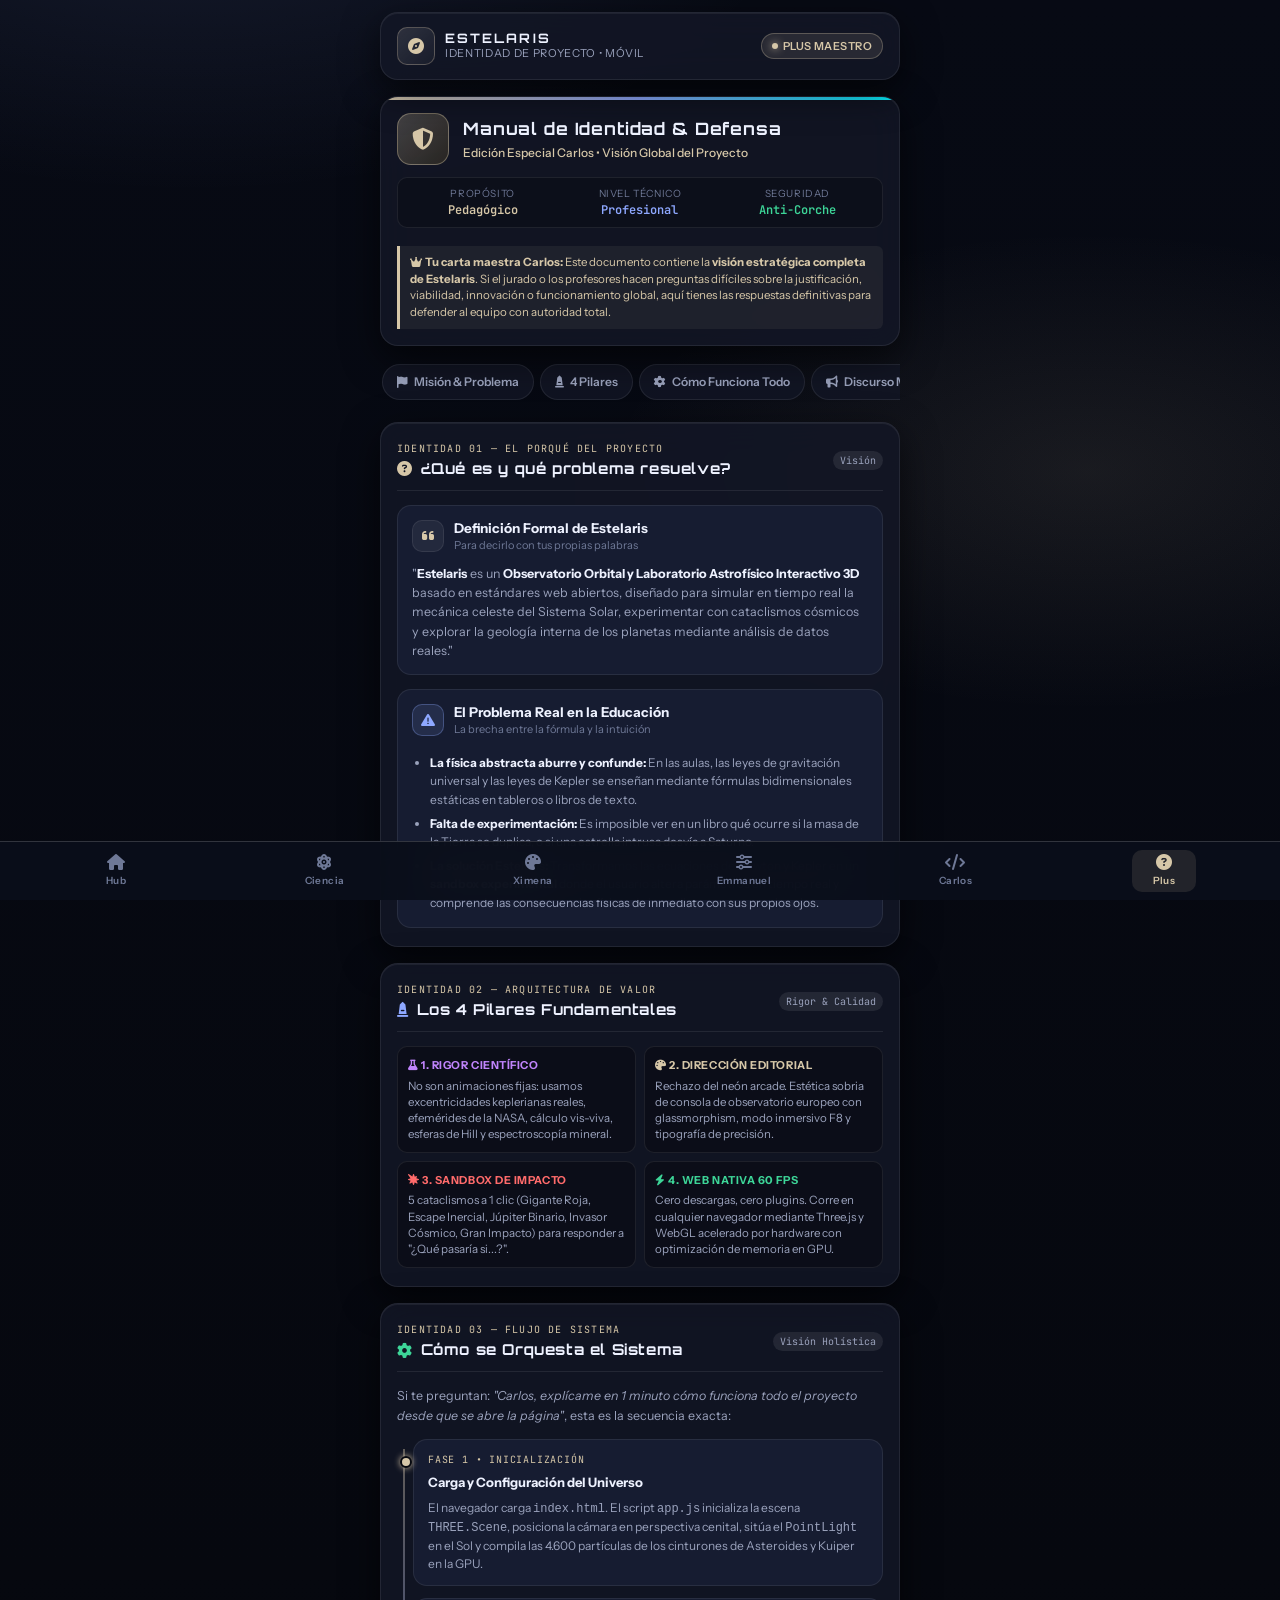
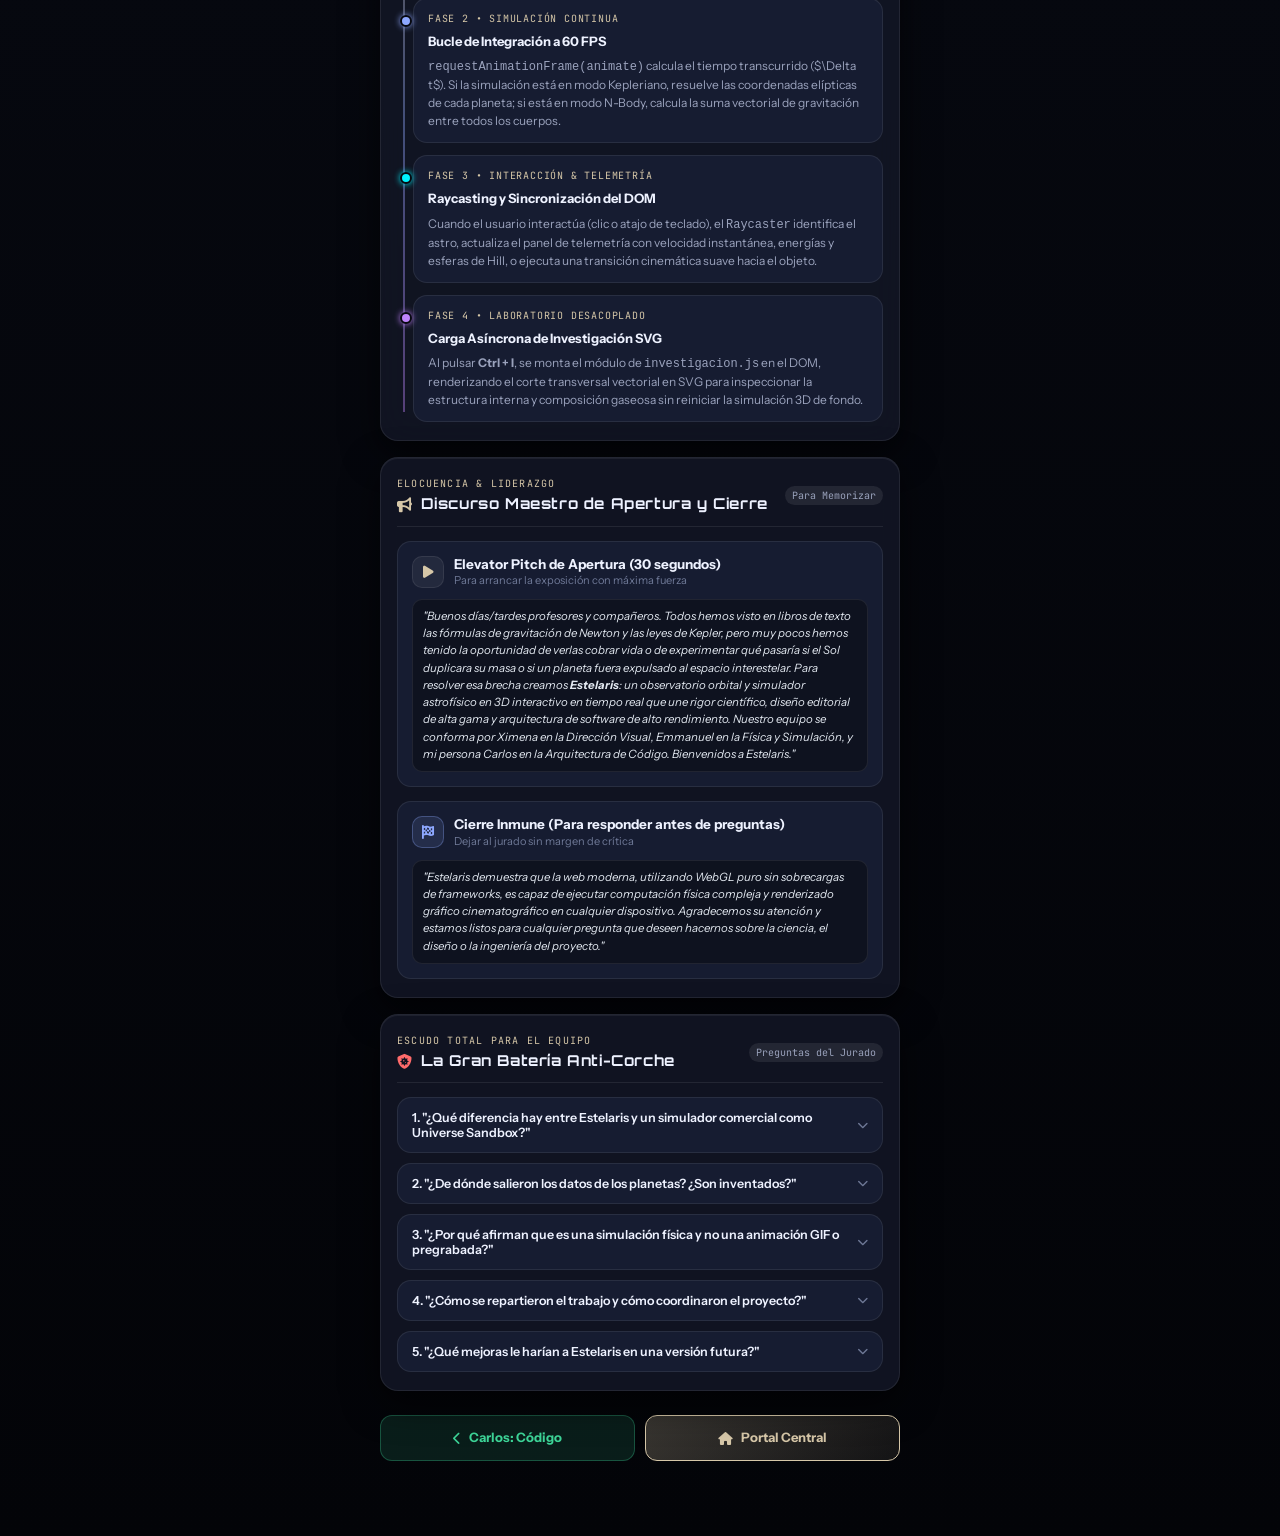
<file: expo/carlos_identidad.html>
<!DOCTYPE html>
<html lang="es">
<head>
    <meta charset="UTF-8">
    <meta name="viewport" content="width=device-width, initial-scale=1.0, maximum-scale=1.0, user-scalable=no">
    <title>Carlos — Identidad del Proyecto & Escudo Maestro | Estelaris Expo</title>
    <link rel="preconnect" href="https://fonts.googleapis.com">
    <link rel="preconnect" href="https://fonts.gstatic.com" crossorigin>
    <link href="https://fonts.googleapis.com/css2?family=Instrument+Sans:wght@400;500;600;700&family=JetBrains+Mono:wght@400;500;700&family=Orbitron:wght@500;700;900&display=swap" rel="stylesheet">
    <link rel="stylesheet" href="https://cdnjs.cloudflare.com/ajax/libs/font-awesome/6.4.0/css/all.min.css">
    <style>
:root {
  --bg-0: #06080f;
  --bg-1: #080c18;
  --surface: rgba(19, 23, 38, 0.85);
  --surface-2: rgba(24, 30, 51, 0.90);
  --surface-strong: rgba(27, 33, 56, 0.98);
  --surface-glass: rgba(19, 23, 38, 0.65);
  --border: rgba(255, 255, 255, 0.08);
  --border-strong: rgba(255, 255, 255, 0.16);
  --border-accent: rgba(214, 199, 168, 0.30);
  --border-blue: rgba(142, 168, 255, 0.30);
  --text-1: #eef2ff;
  --text-2: #9aa2bc;
  --text-3: #6e7896;
  --muted: #8d97b5;
  --accent-sand: #d6c7a8;
  --accent-sand-soft: rgba(214, 199, 168, 0.12);
  --accent-blue: #8ea8ff;
  --accent-blue-soft: rgba(142, 168, 255, 0.12);
  --accent-cyan: #00f2fe;
  --accent-purple: #c084fc;
  --accent-pink: #f472b6;
  --success: #3dd598;
  --danger: #ff6b6b;
  --warning: #fbbf24;
  --radius-xl: 18px;
  --radius-lg: 14px;
  --radius-md: 10px;
  --radius-sm: 6px;
  --radius-pill: 999px;
  --shadow: 0 12px 36px rgba(0, 0, 0, 0.6), 0 1px 0 rgba(255, 255, 255, 0.06) inset;
  --shadow-glow: 0 0 20px rgba(142, 168, 255, 0.15);
  --font-display: 'Orbitron', sans-serif;
  --font-sans: 'Instrument Sans', system-ui, -apple-system, Segoe UI, Roboto, sans-serif;
  --font-mono: 'JetBrains Mono', ui-monospace, monospace;
}
* { box-sizing: border-box; margin: 0; padding: 0; -webkit-tap-highlight-color: transparent; }
html { font-size: 15px; scroll-behavior: smooth; }
body {
  background: 
    radial-gradient(900px 500px at 15% -5%, rgba(142, 168, 255, 0.12), transparent 70%),
    radial-gradient(800px 400px at 85% 15%, rgba(214, 199, 168, 0.09), transparent 60%),
    linear-gradient(180deg, #070a14 0%, #06080f 50%, #030408 100%);
  color: var(--text-1);
  font-family: var(--font-sans);
  line-height: 1.5;
  min-height: 100vh;
  padding: 12px 12px 80px 12px;
  -webkit-font-smoothing: antialiased;
  text-rendering: optimizeLegibility;
}
::-webkit-scrollbar { width: 4px; height: 4px; }
::-webkit-scrollbar-thumb { background: rgba(255, 255, 255, 0.15); border-radius: 4px; }
.expo-app { max-width: 520px; margin: 0 auto; display: flex; flex-direction: column; gap: 16px; }
.expo-header {
  background: var(--surface);
  backdrop-filter: blur(20px);
  -webkit-backdrop-filter: blur(20px);
  border: 1px solid var(--border);
  border-radius: var(--radius-xl);
  padding: 14px 16px;
  box-shadow: var(--shadow);
  position: sticky;
  top: 10px;
  z-index: 100;
}
.header-row { display: flex; align-items: center; justify-content: space-between; gap: 12px; }
.header-brand { display: flex; align-items: center; gap: 10px; text-decoration: none; color: inherit; }
.brand-icon {
  width: 38px; height: 38px; border-radius: var(--radius-md); display: grid; place-items: center;
  background: linear-gradient(135deg, rgba(255, 255, 255, 0.12), rgba(255, 255, 255, 0.03));
  border: 1px solid var(--border-strong); color: var(--accent-sand); font-size: 16px; flex-shrink: 0;
}
.brand-info h1 { font-family: var(--font-display); font-size: 13px; letter-spacing: 0.16em; font-weight: 700; line-height: 1.1; color: var(--text-1); }
.brand-info p { font-size: 11px; color: var(--text-2); text-transform: uppercase; letter-spacing: 0.06em; }
.role-pill {
  display: inline-flex; align-items: center; gap: 5px; padding: 4px 10px; border-radius: var(--radius-pill);
  font-size: 11px; font-weight: 600; letter-spacing: 0.04em; text-transform: uppercase;
  background: var(--accent-blue-soft); border: 1px solid var(--border-blue); color: var(--accent-blue);
}
.role-pill--sand { background: var(--accent-sand-soft); border-color: var(--border-accent); color: var(--accent-sand); }
.role-pill--purple { background: rgba(192, 132, 252, 0.14); border-color: rgba(192, 132, 252, 0.35); color: var(--accent-purple); }
.role-pill--green { background: rgba(61, 213, 152, 0.14); border-color: rgba(61, 213, 152, 0.35); color: var(--success); }
.role-pill .dot { width: 6px; height: 6px; border-radius: 50%; background: currentColor; box-shadow: 0 0 8px currentColor; }
.profile-card {
  background: var(--surface); backdrop-filter: blur(16px); -webkit-backdrop-filter: blur(16px);
  border: 1px solid var(--border); border-radius: var(--radius-xl); padding: 16px; box-shadow: var(--shadow);
  display: flex; flex-direction: column; gap: 12px; position: relative; overflow: hidden;
}
.profile-card::before {
  content: ''; position: absolute; top: 0; left: 0; right: 0; height: 3px;
  background: linear-gradient(90deg, var(--accent-sand), var(--accent-blue), var(--accent-cyan));
}
.profile-header { display: flex; align-items: center; gap: 14px; }
.avatar-bubble {
  width: 52px; height: 52px; border-radius: 14px; display: grid; place-items: center; font-size: 22px; flex-shrink: 0;
  background: linear-gradient(135deg, rgba(142, 168, 255, 0.2), rgba(0, 242, 254, 0.1)); border: 1px solid rgba(142, 168, 255, 0.3); color: var(--accent-blue);
}
.avatar-bubble--sand { background: linear-gradient(135deg, rgba(214, 199, 168, 0.25), rgba(251, 191, 36, 0.1)); border-color: rgba(214, 199, 168, 0.4); color: var(--accent-sand); }
.avatar-bubble--purple { background: linear-gradient(135deg, rgba(192, 132, 252, 0.25), rgba(244, 114, 182, 0.15)); border-color: rgba(192, 132, 252, 0.4); color: var(--accent-purple); }
.avatar-bubble--green { background: linear-gradient(135deg, rgba(61, 213, 152, 0.25), rgba(0, 242, 254, 0.15)); border-color: rgba(61, 213, 152, 0.4); color: var(--success); }
.profile-meta h2 { font-family: var(--font-display); font-size: 17px; color: var(--text-1); letter-spacing: 0.05em; margin-bottom: 2px; }
.profile-meta .role-subtitle { font-size: 12px; color: var(--accent-sand); font-weight: 500; }
.profile-stats-row {
  display: grid; grid-template-columns: repeat(3, 1fr); gap: 8px; background: rgba(0, 0, 0, 0.25);
  border: 1px solid var(--border); border-radius: var(--radius-md); padding: 8px 10px;
}
.profile-stat { display: flex; flex-direction: column; align-items: center; text-align: center; }
.profile-stat-lbl { font-size: 10px; text-transform: uppercase; color: var(--text-3); letter-spacing: 0.06em; }
.profile-stat-val { font-family: var(--font-mono); font-size: 12px; font-weight: 600; color: var(--text-1); }
.quick-nav { display: flex; gap: 6px; overflow-x: auto; padding: 2px 2px 6px 2px; scrollbar-width: none; }
.quick-nav::-webkit-scrollbar { display: none; }
.quick-nav-btn {
  white-space: nowrap; padding: 8px 14px; border-radius: var(--radius-pill); font-size: 12px; font-weight: 600;
  color: var(--text-2); background: var(--surface); border: 1px solid var(--border); text-decoration: none;
  display: flex; align-items: center; gap: 6px; transition: all 0.2s ease;
}
.quick-nav-btn:active, .quick-nav-btn.active { background: var(--accent-blue-soft); color: var(--accent-blue); border-color: var(--border-blue); }
.section-card {
  background: var(--surface); backdrop-filter: blur(16px); -webkit-backdrop-filter: blur(16px);
  border: 1px solid var(--border); border-radius: var(--radius-xl); padding: 18px 16px; box-shadow: var(--shadow);
  display: flex; flex-direction: column; gap: 14px;
}
.section-head { display: flex; align-items: center; justify-content: space-between; border-bottom: 1px solid var(--border); padding-bottom: 10px; }
.section-title-wrap { display: flex; flex-direction: column; gap: 2px; }
.section-eyebrow { font-family: var(--font-mono); font-size: 10px; text-transform: uppercase; letter-spacing: 0.12em; color: var(--accent-sand); }
.section-title { font-family: var(--font-display); font-size: 15px; color: var(--text-1); letter-spacing: 0.04em; display: flex; align-items: center; gap: 8px; }
.section-badge { font-size: 10px; font-family: var(--font-mono); padding: 2px 7px; border-radius: var(--radius-pill); background: rgba(255, 255, 255, 0.08); color: var(--text-2); }
.topic-card { background: var(--surface-2); border: 1px solid var(--border); border-radius: var(--radius-lg); padding: 14px; display: flex; flex-direction: column; gap: 10px; transition: transform 0.15s ease; }
.topic-card-head { display: flex; align-items: flex-start; gap: 10px; }
.topic-icon {
  width: 32px; height: 32px; border-radius: var(--radius-md); display: grid; place-items: center; font-size: 14px; flex-shrink: 0;
  background: rgba(255, 255, 255, 0.06); color: var(--accent-sand); border: 1px solid var(--border);
}
.topic-icon--blue { background: var(--accent-blue-soft); color: var(--accent-blue); border-color: var(--border-blue); }
.topic-icon--cyan { background: rgba(0, 242, 254, 0.12); color: var(--accent-cyan); border-color: rgba(0, 242, 254, 0.3); }
.topic-icon--purple { background: rgba(192, 132, 252, 0.12); color: var(--accent-purple); border-color: rgba(192, 132, 252, 0.3); }
.topic-icon--green { background: rgba(61, 213, 152, 0.12); color: var(--success); border-color: rgba(61, 213, 152, 0.3); }
.topic-title { font-size: 13.5px; font-weight: 700; color: var(--text-1); line-height: 1.25; }
.topic-subtitle { font-size: 11px; color: var(--text-3); }
.topic-body { font-size: 12.5px; color: var(--text-2); line-height: 1.55; }
.topic-body strong { color: var(--text-1); }
.topic-body ul { padding-left: 18px; margin-top: 6px; display: flex; flex-direction: column; gap: 5px; }
.topic-body li { font-size: 12px; }
.highlight-box {
  background: rgba(214, 199, 168, 0.07); border-left: 3px solid var(--accent-sand); border-radius: 0 var(--radius-sm) var(--radius-sm) 0;
  padding: 8px 10px; font-size: 11.5px; color: var(--accent-sand); margin-top: 6px; line-height: 1.45;
}
.highlight-box--blue { background: rgba(142, 168, 255, 0.08); border-left-color: var(--accent-blue); color: var(--accent-blue); }
.highlight-box--green { background: rgba(61, 213, 152, 0.08); border-left-color: var(--success); color: var(--success); }
.highlight-box--purple { background: rgba(192, 132, 252, 0.08); border-left-color: var(--accent-purple); color: var(--accent-purple); }
.highlight-box--danger { background: rgba(255, 107, 107, 0.08); border-left-color: var(--danger); color: #ff9999; }
.timeline { display: flex; flex-direction: column; gap: 12px; position: relative; padding-left: 16px; }
.timeline::before {
  content: ''; position: absolute; top: 10px; bottom: 10px; left: 6px; width: 2px;
  background: linear-gradient(180deg, var(--accent-sand), var(--accent-blue), var(--accent-purple)); opacity: 0.4;
}
.timeline-step {
  position: relative; background: var(--surface-2); border: 1px solid var(--border); border-radius: var(--radius-lg);
  padding: 12px 14px; display: flex; flex-direction: column; gap: 6px;
}
.timeline-step::before {
  content: ''; position: absolute; left: -14px; top: 16px; width: 8px; height: 8px; border-radius: 50%;
  background: var(--accent-sand); border: 2px solid var(--bg-0); box-shadow: 0 0 6px var(--accent-sand);
}
.timeline-step:nth-child(2)::before { background: var(--accent-blue); box-shadow: 0 0 6px var(--accent-blue); }
.timeline-step:nth-child(3)::before { background: var(--accent-cyan); box-shadow: 0 0 6px var(--accent-cyan); }
.timeline-step:nth-child(4)::before { background: var(--accent-purple); box-shadow: 0 0 6px var(--accent-purple); }
.timeline-time { font-family: var(--font-mono); font-size: 10px; color: var(--accent-sand); text-transform: uppercase; letter-spacing: 0.08em; display: flex; justify-content: space-between; }
.timeline-title { font-size: 13px; font-weight: 700; color: var(--text-1); }
.timeline-script { background: rgba(0, 0, 0, 0.35); border: 1px solid var(--border); border-radius: var(--radius-md); padding: 8px 10px; font-size: 11.5px; color: #e2e8f0; font-style: italic; line-height: 1.5; }
.timeline-action { font-size: 11px; color: var(--accent-cyan); display: flex; align-items: center; gap: 5px; font-weight: 600; }
.faq-accordion { display: flex; flex-direction: column; gap: 10px; }
.faq-item { background: var(--surface-2); border: 1px solid var(--border); border-radius: var(--radius-lg); overflow: hidden; transition: all 0.2s ease; }
.faq-question {
  width: 100%; text-align: left; background: transparent; border: none; padding: 12px 14px; display: flex;
  align-items: center; justify-content: space-between; gap: 10px; cursor: pointer; color: var(--text-1);
  font-family: inherit; font-size: 12.5px; font-weight: 600;
}
.faq-question i.chevron { font-size: 11px; color: var(--text-3); transition: transform 0.2s ease; }
.faq-item.open .faq-question i.chevron { transform: rotate(180deg); color: var(--accent-blue); }
.faq-item.open { border-color: var(--border-blue); background: var(--surface-strong); }
.faq-answer { display: none; padding: 0 14px 14px 14px; font-size: 12px; color: var(--text-2); line-height: 1.55; border-top: 1px dashed rgba(255, 255, 255, 0.08); margin-top: 2px; padding-top: 10px; }
.faq-item.open .faq-answer { display: block; }
.pro-tip { background: rgba(61, 213, 152, 0.1); border: 1px solid rgba(61, 213, 152, 0.3); border-radius: var(--radius-md); padding: 6px 10px; margin-top: 8px; font-size: 11px; color: var(--success); display: flex; align-items: center; gap: 6px; }
.expo-bottom-bar {
  position: fixed; bottom: 0; left: 0; right: 0; background: rgba(10, 14, 26, 0.94); backdrop-filter: blur(20px); -webkit-backdrop-filter: blur(20px);
  border-top: 1px solid var(--border-strong); display: flex; justify-content: space-around; align-items: center; padding: 8px 12px calc(8px + env(safe-area-inset-bottom)); z-index: 200;
}
.expo-tab-link {
  display: flex; flex-direction: column; align-items: center; gap: 3px; text-decoration: none; color: var(--text-3);
  font-size: 10px; font-weight: 600; letter-spacing: 0.04em; padding: 4px 8px; border-radius: var(--radius-md); transition: all 0.2s ease; min-width: 64px;
}
.expo-tab-link i { font-size: 16px; }
.expo-tab-link.active { color: var(--accent-sand); background: rgba(214, 199, 168, 0.12); }
.expo-tab-link.active--blue { color: var(--accent-blue); background: rgba(142, 168, 255, 0.14); }
.expo-tab-link.active--purple { color: var(--accent-purple); background: rgba(192, 132, 252, 0.14); }
.expo-tab-link.active--green { color: var(--success); background: rgba(61, 213, 152, 0.14); }
.key-badge { display: inline-flex; align-items: center; justify-content: center; font-family: var(--font-mono); font-size: 10px; font-weight: 700; padding: 2px 6px; border-radius: 4px; background: rgba(0, 0, 0, 0.4); border: 1px solid rgba(255, 255, 255, 0.2); color: #ffffff; min-width: 18px; }
.code-box { background: #04060a; border: 1px solid var(--border); border-radius: var(--radius-md); padding: 10px; font-family: var(--font-mono); font-size: 11px; color: #c9d1d9; overflow-x: auto; line-height: 1.45; }
.code-box .kw { color: #ff7b72; }
.code-box .fn { color: #d2a8ff; }
.code-box .str { color: #a5d6ff; }
.code-box .cm { color: #8b949e; font-style: italic; }
.code-box .num { color: #79c0ff; }
.concept-grid { display: grid; grid-template-columns: repeat(2, 1fr); gap: 8px; }
.concept-cell { background: rgba(0, 0, 0, 0.28); border: 1px solid var(--border); border-radius: var(--radius-md); padding: 10px; display: flex; flex-direction: column; gap: 4px; }
.concept-cell-title { font-size: 11px; font-weight: 700; color: var(--accent-sand); text-transform: uppercase; letter-spacing: 0.05em; }
.concept-cell-desc { font-size: 11.5px; color: var(--text-2); line-height: 1.4; }
    </style>
</head>
<body>

    <div class="expo-app">
        <!-- Header Móvil Fijo -->
        <header class="expo-header">
            <div class="header-row">
                <a href="index.html" class="header-brand">
                    <div class="brand-icon" style="color:var(--accent-sand); border-color:var(--border-accent);"><i class="fa-solid fa-compass"></i></div>
                    <div class="brand-info">
                        <h1>ESTELARIS</h1>
                        <p>Identidad de Proyecto &bull; Móvil</p>
                    </div>
                </a>
                <span class="role-pill role-pill--sand">
                    <span class="dot"></span> PLUS MAESTRO
                </span>
            </div>
        </header>

        <!-- Banner de Identidad / Carlos Plus -->
        <section class="profile-card">
            <div class="profile-header">
                <div class="avatar-bubble avatar-bubble--sand">
                    <i class="fa-solid fa-shield-halved"></i>
                </div>
                <div class="profile-meta">
                    <h2>Manual de Identidad & Defensa</h2>
                    <div class="role-subtitle">Edición Especial Carlos &bull; Visión Global del Proyecto</div>
                </div>
            </div>

            <div class="profile-stats-row">
                <div class="profile-stat">
                    <span class="profile-stat-lbl">Propósito</span>
                    <span class="profile-stat-val" style="color:var(--accent-sand);">Pedagógico</span>
                </div>
                <div class="profile-stat">
                    <span class="profile-stat-lbl">Nivel Técnico</span>
                    <span class="profile-stat-val" style="color:var(--accent-blue);">Profesional</span>
                </div>
                <div class="profile-stat">
                    <span class="profile-stat-lbl">Seguridad</span>
                    <span class="profile-stat-val" style="color:var(--success);">Anti-Corche</span>
                </div>
            </div>

            <div class="highlight-box">
                <i class="fa-solid fa-crown"></i> <strong>Tu carta maestra Carlos:</strong> Este documento contiene la <strong>visión estratégica completa de Estelaris</strong>. Si el jurado o los profesores hacen preguntas difíciles sobre la justificación, viabilidad, innovación o funcionamiento global, aquí tienes las respuestas definitivas para defender al equipo con autoridad total.
            </div>
        </section>

        <!-- Navegación Rápida -->
        <nav class="quick-nav" aria-label="Temas de identidad">
            <a href="#mision" class="quick-nav-btn"><i class="fa-solid fa-flag"></i> Misión & Problema</a>
            <a href="#pilares" class="quick-nav-btn"><i class="fa-solid fa-monument"></i> 4 Pilares</a>
            <a href="#orquestacion" class="quick-nav-btn"><i class="fa-solid fa-gear"></i> Cómo Funciona Todo</a>
            <a href="#pitch" class="quick-nav-btn"><i class="fa-solid fa-bullhorn"></i> Discurso Maestro</a>
            <a href="#megafaq" class="quick-nav-btn"><i class="fa-solid fa-shield-virus"></i> Gran Batería FAQ</a>
        </nav>

        <!-- SECCIÓN 1: QUÉ ES ESTELARIS Y QUÉ PROBLEMA RESUELVE -->
        <article class="section-card" id="mision">
            <div class="section-head">
                <div class="section-title-wrap">
                    <span class="section-eyebrow">Identidad 01 — El Porqué del Proyecto</span>
                    <h3 class="section-title"><i class="fa-solid fa-circle-question" style="color:var(--accent-sand);"></i> ¿Qué es y qué problema resuelve?</h3>
                </div>
                <span class="section-badge">Visión</span>
            </div>

            <div class="topic-card">
                <div class="topic-card-head">
                    <div class="topic-icon"><i class="fa-solid fa-quote-left"></i></div>
                    <div>
                        <div class="topic-title">Definición Formal de Estelaris</div>
                        <div class="topic-subtitle">Para decirlo con tus propias palabras</div>
                    </div>
                </div>
                <div class="topic-body">
                    "<strong>Estelaris</strong> es un <strong>Observatorio Orbital y Laboratorio Astrofísico Interactivo 3D</strong> basado en estándares web abiertos, diseñado para simular en tiempo real la mecánica celeste del Sistema Solar, experimentar con cataclismos cósmicos y explorar la geología interna de los planetas mediante análisis de datos reales."
                </div>
            </div>

            <div class="topic-card">
                <div class="topic-card-head">
                    <div class="topic-icon topic-icon--blue"><i class="fa-solid fa-triangle-exclamation"></i></div>
                    <div>
                        <div class="topic-title">El Problema Real en la Educación</div>
                        <div class="topic-subtitle">La brecha entre la fórmula y la intuición</div>
                    </div>
                </div>
                <div class="topic-body">
                    <ul>
                        <li><strong>La física abstracta aburre y confunde:</strong> En las aulas, las leyes de gravitación universal y las leyes de Kepler se enseñan mediante fórmulas bidimensionales estáticas en tableros o libros de texto.</li>
                        <li><strong>Falta de experimentación:</strong> Es imposible ver en un libro qué ocurre si la masa de la Tierra se duplica, o si una estrella intrusa desvía a Saturno.</li>
                        <li><strong>La solución Estelaris:</strong> Transformamos las ecuaciones de Newton y Kepler en un <strong>sandbox experimental</strong> donde el usuario altera parámetros en tiempo real y comprende las consecuencias físicas de inmediato con sus propios ojos.</li>
                    </ul>
                </div>
            </div>
        </article>

        <!-- SECCIÓN 2: LOS 4 PILARES MAESTROS -->
        <article class="section-card" id="pilares">
            <div class="section-head">
                <div class="section-title-wrap">
                    <span class="section-eyebrow">Identidad 02 — Arquitectura de Valor</span>
                    <h3 class="section-title"><i class="fa-solid fa-monument" style="color:var(--accent-blue);"></i> Los 4 Pilares Fundamentales</h3>
                </div>
                <span class="section-badge">Rigor & Calidad</span>
            </div>

            <div class="concept-grid">
                <div class="concept-cell">
                    <div class="concept-cell-title" style="color:var(--accent-purple);"><i class="fa-solid fa-flask"></i> 1. Rigor Científico</div>
                    <div class="concept-cell-desc">
                        No son animaciones fijas: usamos excentricidades keplerianas reales, efemérides de la NASA, cálculo vis-viva, esferas de Hill y espectroscopía mineral.
                    </div>
                </div>
                <div class="concept-cell">
                    <div class="concept-cell-title" style="color:var(--accent-sand);"><i class="fa-solid fa-palette"></i> 2. Dirección Editorial</div>
                    <div class="concept-cell-desc">
                        Rechazo del neón arcade. Estética sobria de consola de observatorio europeo con glassmorphism, modo inmersivo F8 y tipografía de precisión.
                    </div>
                </div>
                <div class="concept-cell">
                    <div class="concept-cell-title" style="color:var(--danger);"><i class="fa-solid fa-burst"></i> 3. Sandbox de Impacto</div>
                    <div class="concept-cell-desc">
                        5 cataclismos a 1 clic (Gigante Roja, Escape Inercial, Júpiter Binario, Invasor Cósmico, Gran Impacto) para responder a "¿Qué pasaría si...?".
                    </div>
                </div>
                <div class="concept-cell">
                    <div class="concept-cell-title" style="color:var(--success);"><i class="fa-solid fa-bolt"></i> 4. Web Nativa 60 FPS</div>
                    <div class="concept-cell-desc">
                        Cero descargas, cero plugins. Corre en cualquier navegador mediante Three.js y WebGL acelerado por hardware con optimización de memoria en GPU.
                    </div>
                </div>
            </div>
        </article>

        <!-- SECCIÓN 3: CÓMO FUNCIONA TODO DE PRINCIPIO A FIN -->
        <article class="section-card" id="orquestacion">
            <div class="section-head">
                <div class="section-title-wrap">
                    <span class="section-eyebrow">Identidad 03 — Flujo de Sistema</span>
                    <h3 class="section-title"><i class="fa-solid fa-gear" style="color:var(--success);"></i> Cómo se Orquesta el Sistema</h3>
                </div>
                <span class="section-badge">Visión Holística</span>
            </div>

            <div class="topic-body" style="font-size:12.5px; color:var(--text-2);">
                Si te preguntan: <em>"Carlos, explícame en 1 minuto cómo funciona todo el proyecto desde que se abre la página"</em>, esta es la secuencia exacta:
            </div>

            <div class="timeline">
                <div class="timeline-step">
                    <div class="timeline-time">Fase 1 &bull; Inicialización</div>
                    <div class="timeline-title">Carga y Configuración del Universo</div>
                    <div class="timeline-body" style="font-size:12px; color:var(--text-2);">
                        El navegador carga <code>index.html</code>. El script <code>app.js</code> inicializa la escena <code>THREE.Scene</code>, posiciona la cámara en perspectiva cenital, sitúa el <code>PointLight</code> en el Sol y compila las 4.600 partículas de los cinturones de Asteroides y Kuiper en la GPU.
                    </div>
                </div>

                <div class="timeline-step">
                    <div class="timeline-time">Fase 2 &bull; Simulación Continua</div>
                    <div class="timeline-title">Bucle de Integración a 60 FPS</div>
                    <div class="timeline-body" style="font-size:12px; color:var(--text-2);">
                        <code>requestAnimationFrame(animate)</code> calcula el tiempo transcurrido ($\Delta t$). Si la simulación está en modo Kepleriano, resuelve las coordenadas elípticas de cada planeta; si está en modo N-Body, calcula la suma vectorial de gravitación entre todos los cuerpos.
                    </div>
                </div>

                <div class="timeline-step">
                    <div class="timeline-time">Fase 3 &bull; Interacción & Telemetría</div>
                    <div class="timeline-title">Raycasting y Sincronización del DOM</div>
                    <div class="timeline-body" style="font-size:12px; color:var(--text-2);">
                        Cuando el usuario interactúa (clic o atajo de teclado), el <code>Raycaster</code> identifica el astro, actualiza el panel de telemetría con velocidad instantánea, energías y esferas de Hill, o ejecuta una transición cinemática suave hacia el objeto.
                    </div>
                </div>

                <div class="timeline-step">
                    <div class="timeline-time">Fase 4 &bull; Laboratorio Desacoplado</div>
                    <div class="timeline-title">Carga Asíncrona de Investigación SVG</div>
                    <div class="timeline-body" style="font-size:12px; color:var(--text-2);">
                        Al pulsar <strong>Ctrl + I</strong>, se monta el módulo de <code>investigacion.js</code> en el DOM, renderizando el corte transversal vectorial en SVG para inspeccionar la estructura interna y composición gaseosa sin reiniciar la simulación 3D de fondo.
                    </div>
                </div>
            </div>
        </article>

        <!-- SECCIÓN 4: DISCURSO MAESTRO (ELEVATOR PITCH & CIERRE) -->
        <article class="section-card" id="pitch">
            <div class="section-head">
                <div class="section-title-wrap">
                    <span class="section-eyebrow">Elocuencia & Liderazgo</span>
                    <h3 class="section-title"><i class="fa-solid fa-bullhorn" style="color:var(--accent-sand);"></i> Discurso Maestro de Apertura y Cierre</h3>
                </div>
                <span class="section-badge">Para Memorizar</span>
            </div>

            <div class="topic-card">
                <div class="topic-card-head">
                    <div class="topic-icon"><i class="fa-solid fa-play"></i></div>
                    <div>
                        <div class="topic-title">Elevator Pitch de Apertura (30 segundos)</div>
                        <div class="topic-subtitle">Para arrancar la exposición con máxima fuerza</div>
                    </div>
                </div>
                <div class="timeline-script">
                    "Buenos días/tardes profesores y compañeros. Todos hemos visto en libros de texto las fórmulas de gravitación de Newton y las leyes de Kepler, pero muy pocos hemos tenido la oportunidad de verlas cobrar vida o de experimentar qué pasaría si el Sol duplicara su masa o si un planeta fuera expulsado al espacio interestelar. Para resolver esa brecha creamos <strong>Estelaris</strong>: un observatorio orbital y simulador astrofísico en 3D interactivo en tiempo real que une rigor científico, diseño editorial de alta gama y arquitectura de software de alto rendimiento. Nuestro equipo se conforma por Ximena en la Dirección Visual, Emmanuel en la Física y Simulación, y mi persona Carlos en la Arquitectura de Código. Bienvenidos a Estelaris."
                </div>
            </div>

            <div class="topic-card">
                <div class="topic-card-head">
                    <div class="topic-icon topic-icon--blue"><i class="fa-solid fa-flag-checkered"></i></div>
                    <div>
                        <div class="topic-title">Cierre Inmune (Para responder antes de preguntas)</div>
                        <div class="topic-subtitle">Dejar al jurado sin margen de crítica</div>
                    </div>
                </div>
                <div class="timeline-script">
                    "Estelaris demuestra que la web moderna, utilizando WebGL puro sin sobrecargas de frameworks, es capaz de ejecutar computación física compleja y renderizado gráfico cinematográfico en cualquier dispositivo. Agradecemos su atención y estamos listos para cualquier pregunta que deseen hacernos sobre la ciencia, el diseño o la ingeniería del proyecto."
                </div>
            </div>
        </article>

        <!-- SECCIÓN 5: GRAN BATERÍA DE PREGUNTAS TRAMPA (MEGA FAQ ANTI-CORCHE) -->
        <article class="section-card" id="megafaq">
            <div class="section-head">
                <div class="section-title-wrap">
                    <span class="section-eyebrow">Escudo Total para el Equipo</span>
                    <h3 class="section-title"><i class="fa-solid fa-shield-virus" style="color:var(--danger);"></i> La Gran Batería Anti-Corche</h3>
                </div>
                <span class="section-badge">Preguntas del Jurado</span>
            </div>

            <div class="faq-accordion">
                <div class="faq-item">
                    <button class="faq-question" onclick="this.parentElement.classList.toggle('open')">
                        <span>1. "¿Qué diferencia hay entre Estelaris y un simulador comercial como Universe Sandbox?"</span>
                        <i class="fa-solid fa-chevron-down chevron"></i>
                    </button>
                    <div class="faq-answer">
                        <strong>Respuesta Maestra:</strong> "Universe Sandbox es un videojuego de pago para PC que pesa gigabytes y exige tarjetas gráficas caras. <strong>Estelaris es una plataforma web 100% gratuita, ligera e instantánea</strong> que corre directamente en el navegador de una computadora o celular escolar sin instalar nada. Además, cuenta con un módulo de corte geológico y espectroscopía química que los simuladores de escritorio convencionales no ofrecen con este enfoque didáctico."
                    </div>
                </div>

                <div class="faq-item">
                    <button class="faq-question" onclick="this.parentElement.classList.toggle('open')">
                        <span>2. "¿De dónde salieron los datos de los planetas? ¿Son inventados?"</span>
                        <i class="fa-solid fa-chevron-down chevron"></i>
                    </button>
                    <div class="faq-answer">
                        <strong>Respuesta Maestra:</strong> "En absoluto, todos los parámetros iniciales provienen de las bases de datos de efemérides astronómicas del <strong>JPL (Jet Propulsion Laboratory de la NASA)</strong> y del archivo de ciencias planetarias de la <strong>ESA</strong>: masas reales relativas, semiejes mayores en AU, excentricidades orbitales ($e$), periodos orbitales y composiciones químicas de las capas geológicas y atmosféricas."
                    </div>
                </div>

                <div class="faq-item">
                    <button class="faq-question" onclick="this.parentElement.classList.toggle('open')">
                        <span>3. "¿Por qué afirman que es una simulación física y no una animación GIF o pregrabada?"</span>
                        <i class="fa-solid fa-chevron-down chevron"></i>
                    </button>
                    <div class="faq-answer">
                        <strong>Respuesta Maestra:</strong> "La prueba irrefutable es la reactividad del sistema: si fuera una animación pregrabada, cambiar la constante gravitacional $G$, aumentar la masa de un astro con el slider o detonar el escenario 'Eliminar el Sol' no alteraría las trayectorias. En Estelaris, al apagar el Sol los planetas se dispersan en vectores inerciales calculados en ese milisegundo por la ley de Newton, lo que prueba que las trayectorias se computan matemáticamente frame a frame."
                    </div>
                </div>

                <div class="faq-item">
                    <button class="faq-question" onclick="this.parentElement.classList.toggle('open')">
                        <span>4. "¿Cómo se repartieron el trabajo y cómo coordinaron el proyecto?"</span>
                        <i class="fa-solid fa-chevron-down chevron"></i>
                    </button>
                    <div class="faq-answer">
                        <strong>Respuesta Maestra:</strong> "Trabajamos con una metodología modular de tres roles sinérgicos: <strong>Ximena</strong> asumió la Dirección Visual, diseño UI/UX, iluminación PBR y el visor geológico SVG; <strong>Emmanuel</strong> lideró la Mecánica Celeste, calibración de constantes temporales y los 5 escenarios cataclísmicos; y <strong>Carlos</strong> coordinó la Arquitectura de Software, el bucle Three.js, algoritmos N-Body, Raycasting y la optimización de memoria en GPU. La arquitectura desacoplada nos permitió programar en paralelo sin pisarnos el código."
                    </div>
                </div>

                <div class="faq-item">
                    <button class="faq-question" onclick="this.parentElement.classList.toggle('open')">
                        <span>5. "¿Qué mejoras le harían a Estelaris en una versión futura?"</span>
                        <i class="fa-solid fa-chevron-down chevron"></i>
                    </button>
                    <div class="faq-answer">
                        <strong>Respuesta Maestra:</strong> "Tenemos tres líneas de escalabilidad planificadas: 1) Incorporar satélites y misiones históricas artificiales reales (como la Estación Espacial Internacional, el telescopio James Webb y las sondas Voyager); 2) Computación física en GPU mediante WebGPU y Compute Shaders para simular hasta 100.000 partículas simultáneas; y 3) Soporte WebXR para navegar el Sistema Solar con gafas de Realidad Virtual inmersiva."
                    </div>
                </div>
            </div>
        </article>

        <!-- Botones de Acción Rápida -->
        <div style="display:flex; gap:10px; margin-top:8px;">
            <a href="carlos.html" class="btn btn--secondary" style="flex:1; text-align:center; text-decoration:none; display:flex; align-items:center; justify-content:center; gap:8px; padding:12px; border-radius:12px; background:rgba(61,213,152,0.12); border:1px solid rgba(61,213,152,0.3); color:var(--success); font-weight:700; font-size:13px;">
                <i class="fa-solid fa-chevron-left"></i> Carlos: Código
            </a>
            <a href="index.html" class="btn btn--primary" style="flex:1; text-align:center; text-decoration:none; display:flex; align-items:center; justify-content:center; gap:8px; padding:12px; border-radius:12px; background:linear-gradient(135deg, rgba(214,199,168,0.25), rgba(214,199,168,0.08)); border:1px solid var(--accent-sand); color:var(--accent-sand); font-weight:700; font-size:13px;">
                <i class="fa-solid fa-house"></i> Portal Central
            </a>
        </div>

    </div>

    <!-- Barra Inferior Fija para Smartphone -->
    <nav class="expo-bottom-bar" aria-label="Navegación de roles">
        <a href="index.html" class="expo-tab-link">
            <i class="fa-solid fa-house"></i>
            <span>Hub</span>
        </a>
        <a href="ciencia.html" class="expo-tab-link">
            <i class="fa-solid fa-atom"></i>
            <span>Ciencia</span>
        </a>
        <a href="ximena.html" class="expo-tab-link">
            <i class="fa-solid fa-palette"></i>
            <span>Ximena</span>
        </a>
        <a href="emmanuel.html" class="expo-tab-link">
            <i class="fa-solid fa-sliders"></i>
            <span>Emmanuel</span>
        </a>
        <a href="carlos.html" class="expo-tab-link">
            <i class="fa-solid fa-code"></i>
            <span>Carlos</span>
        </a>
        <a href="carlos_identidad.html" class="expo-tab-link active">
            <i class="fa-solid fa-circle-question"></i>
            <span>Plus</span>
        </a>
    </nav>

</body>
</html>
</file>
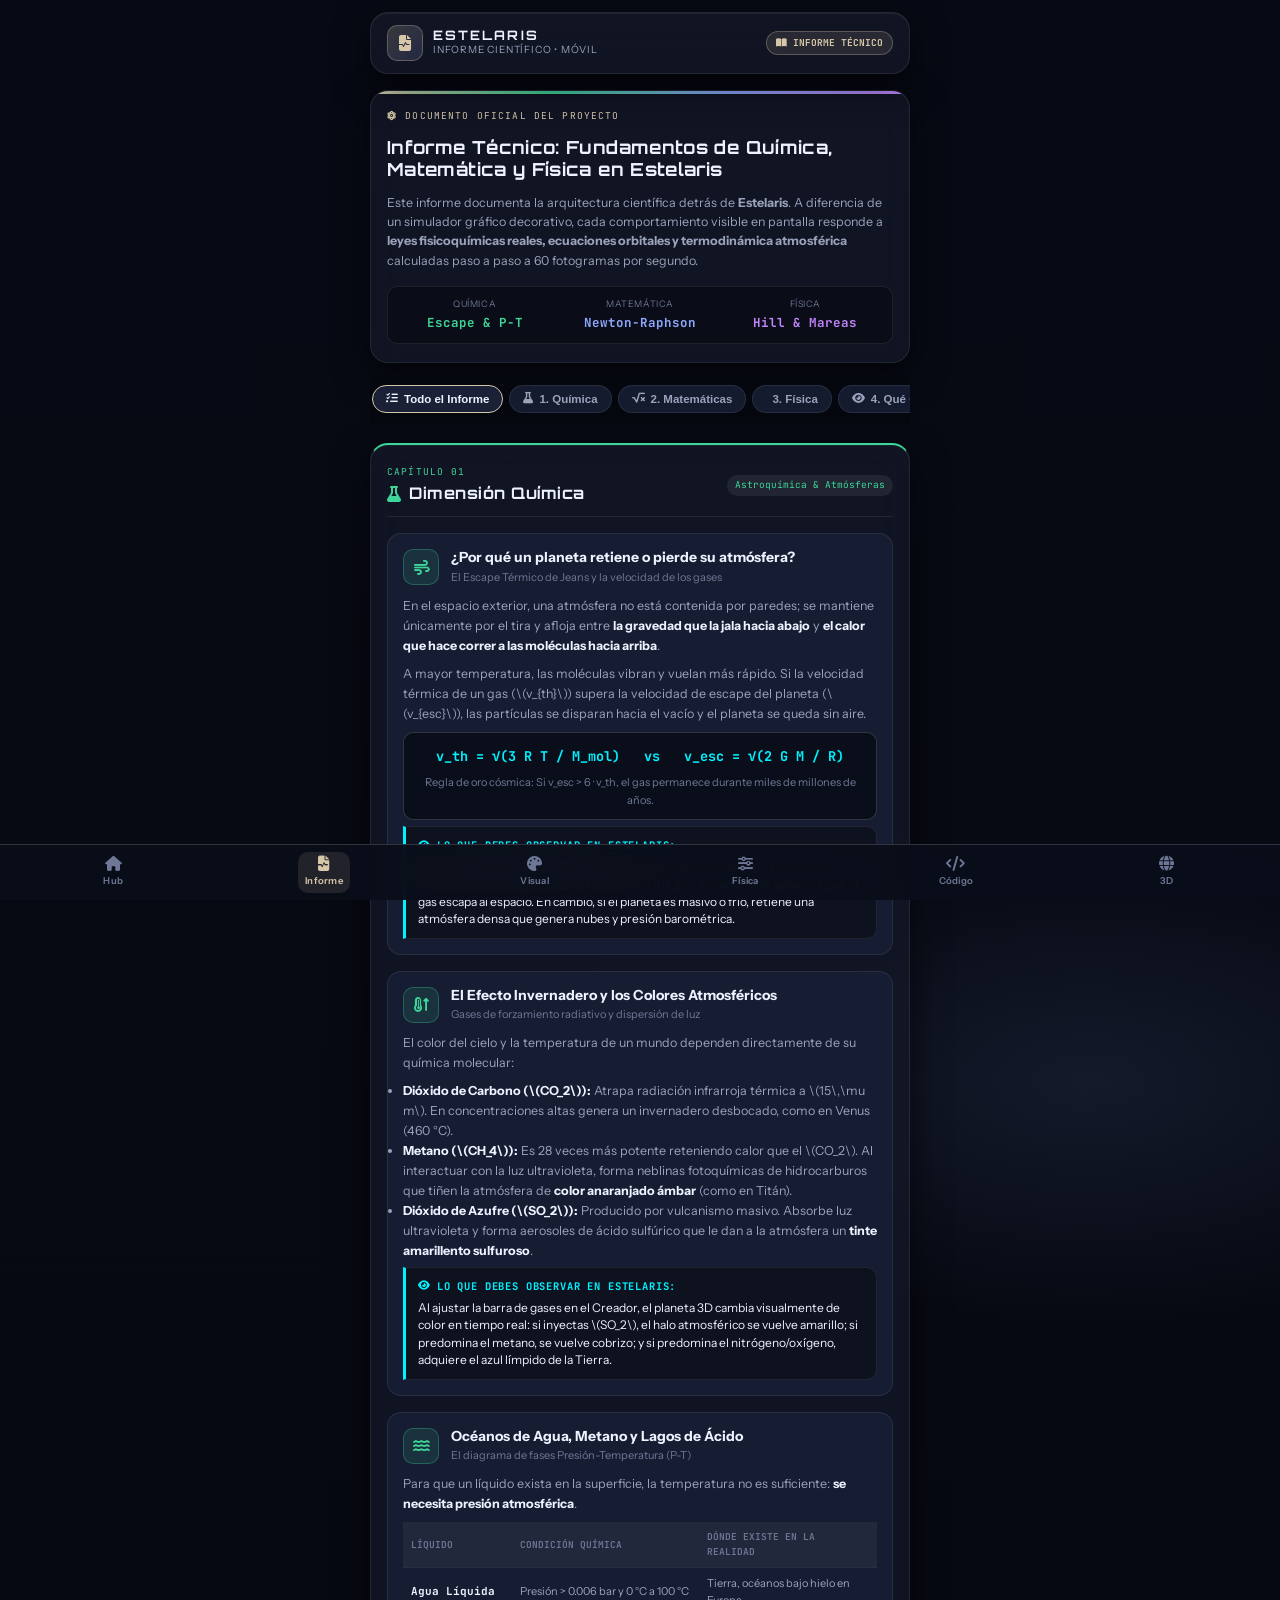
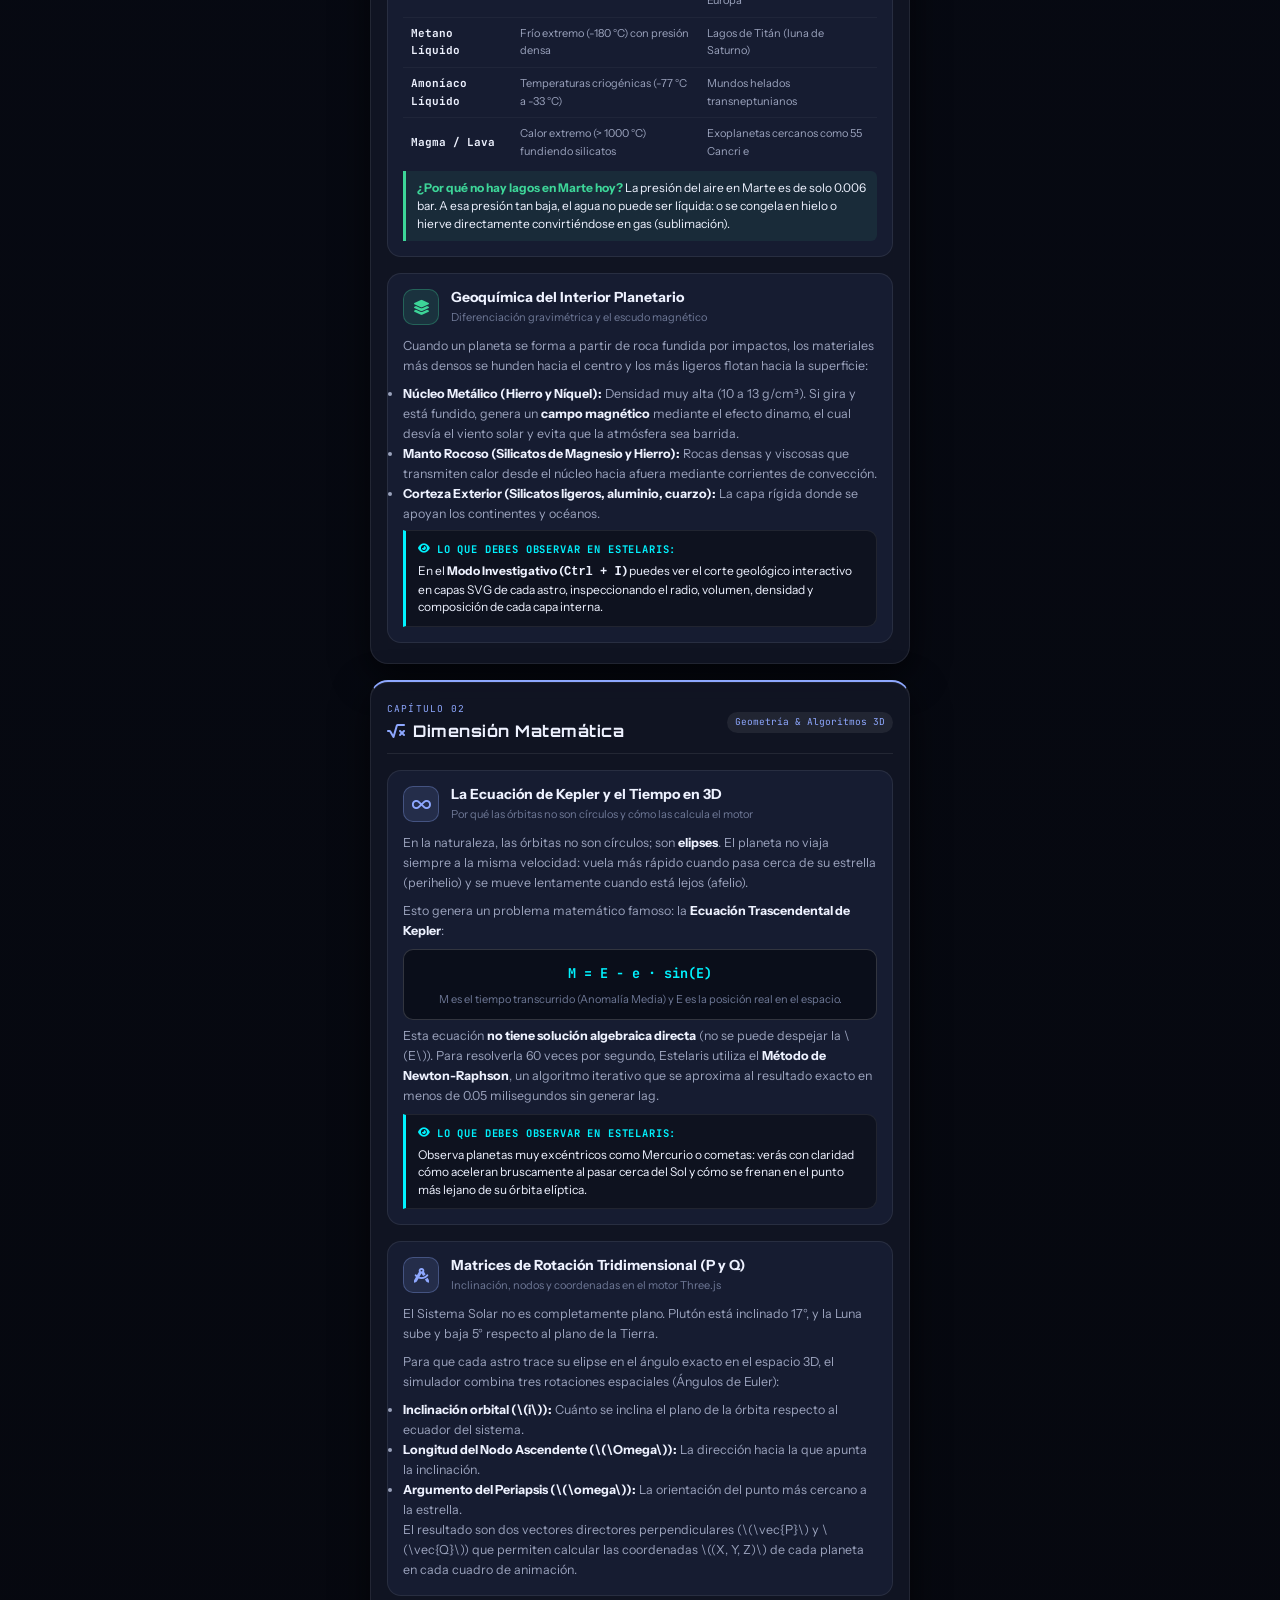
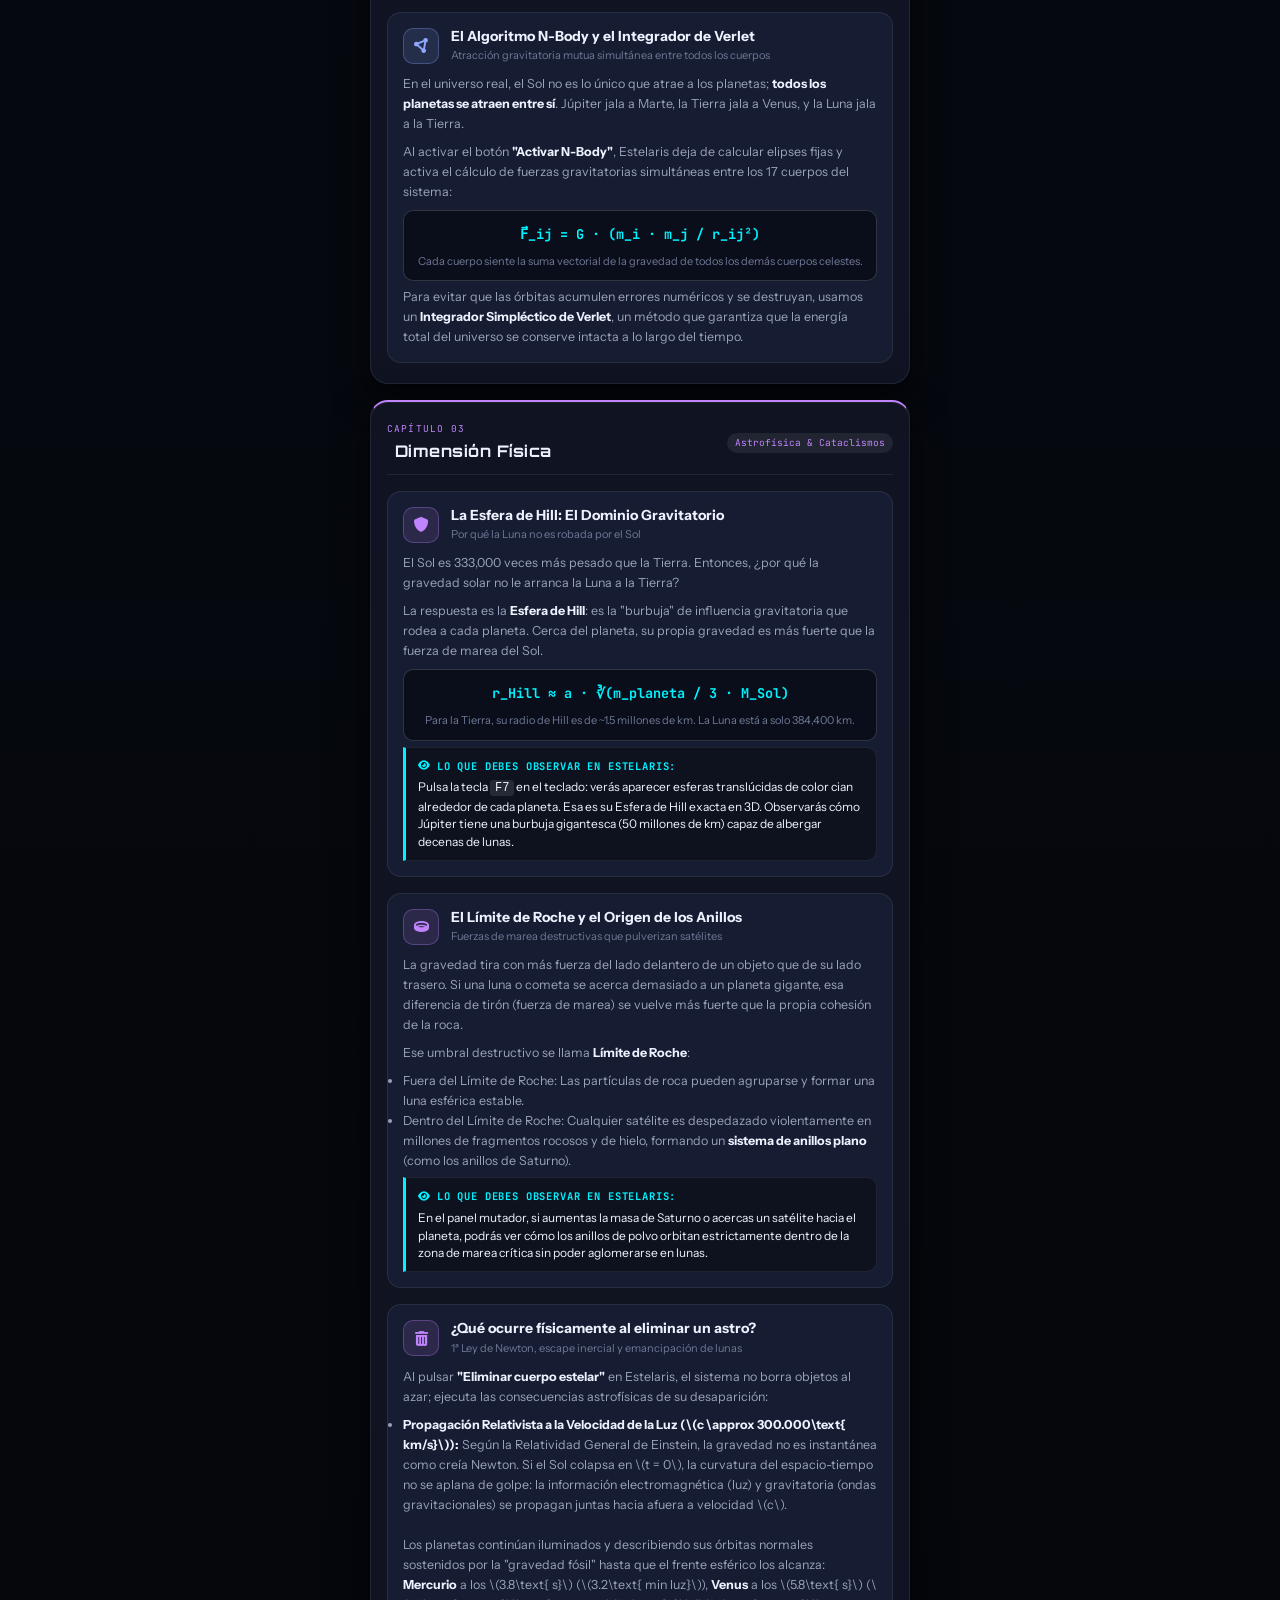
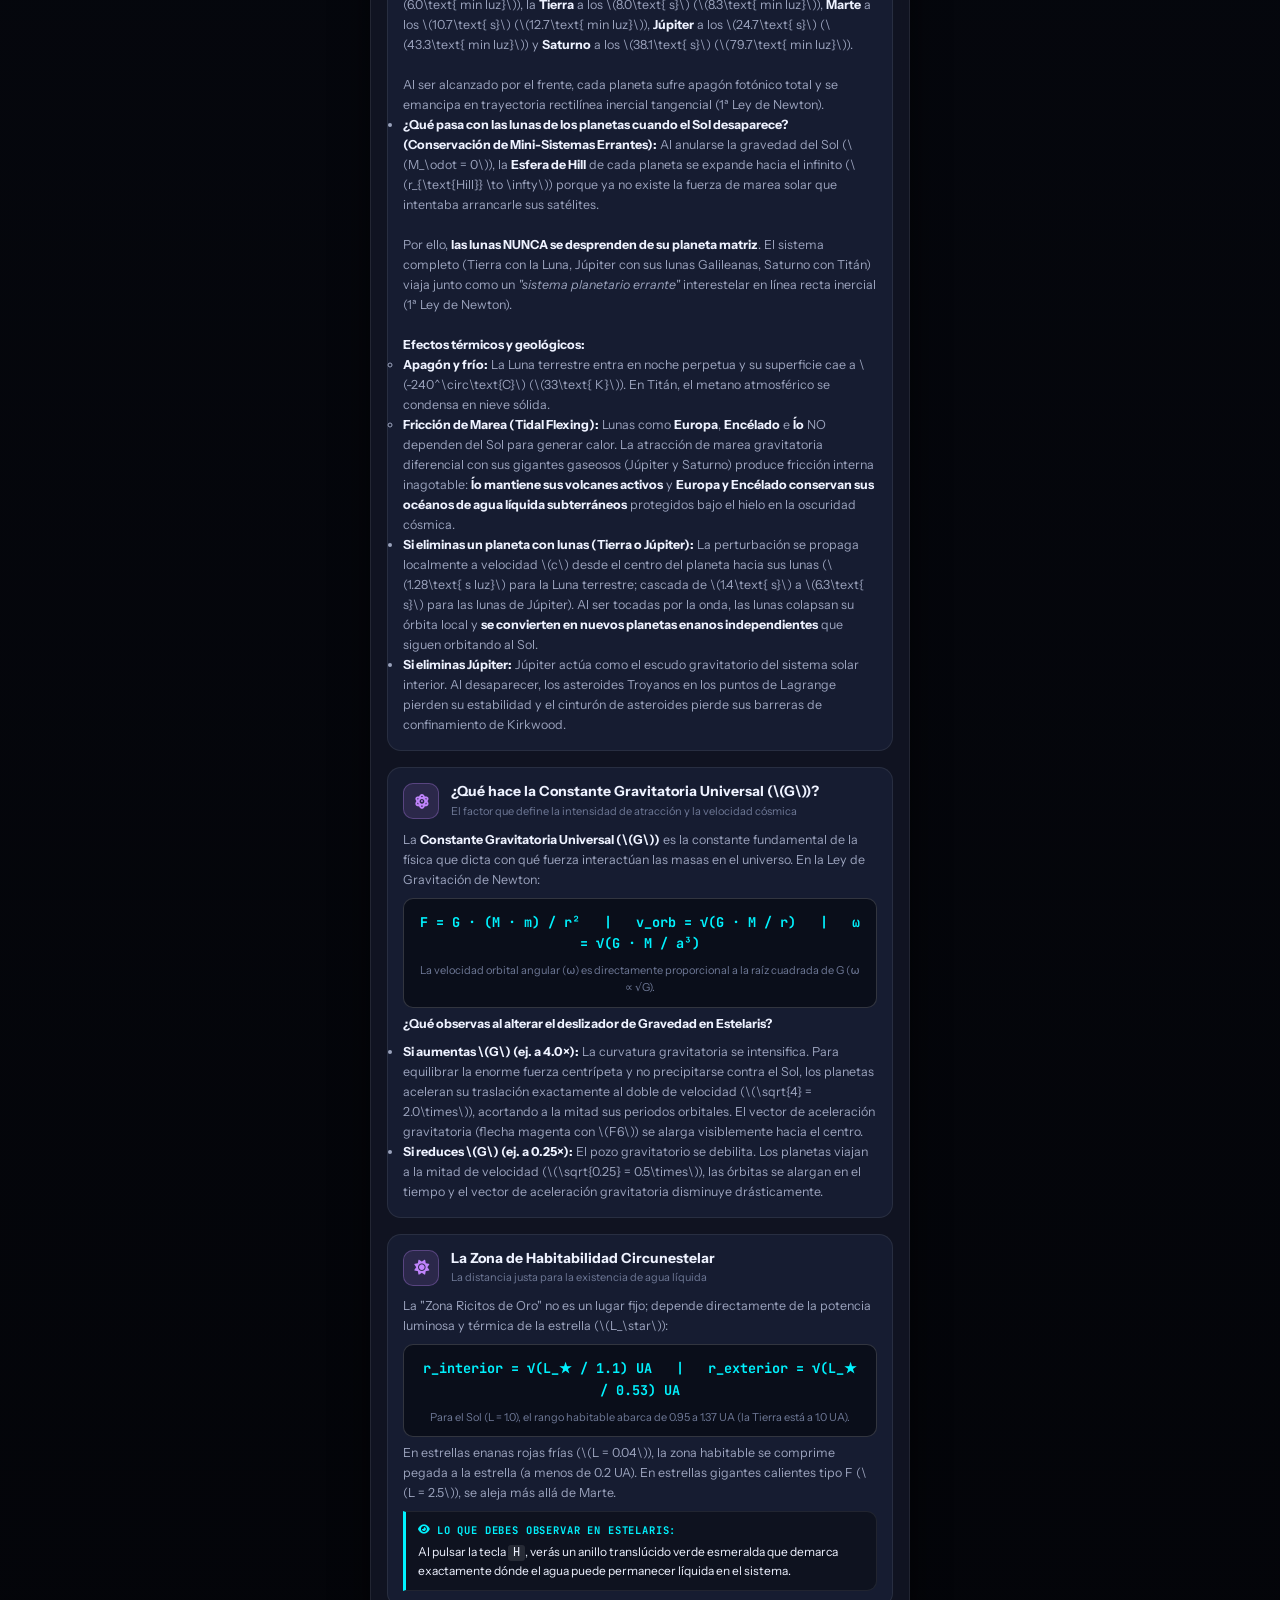
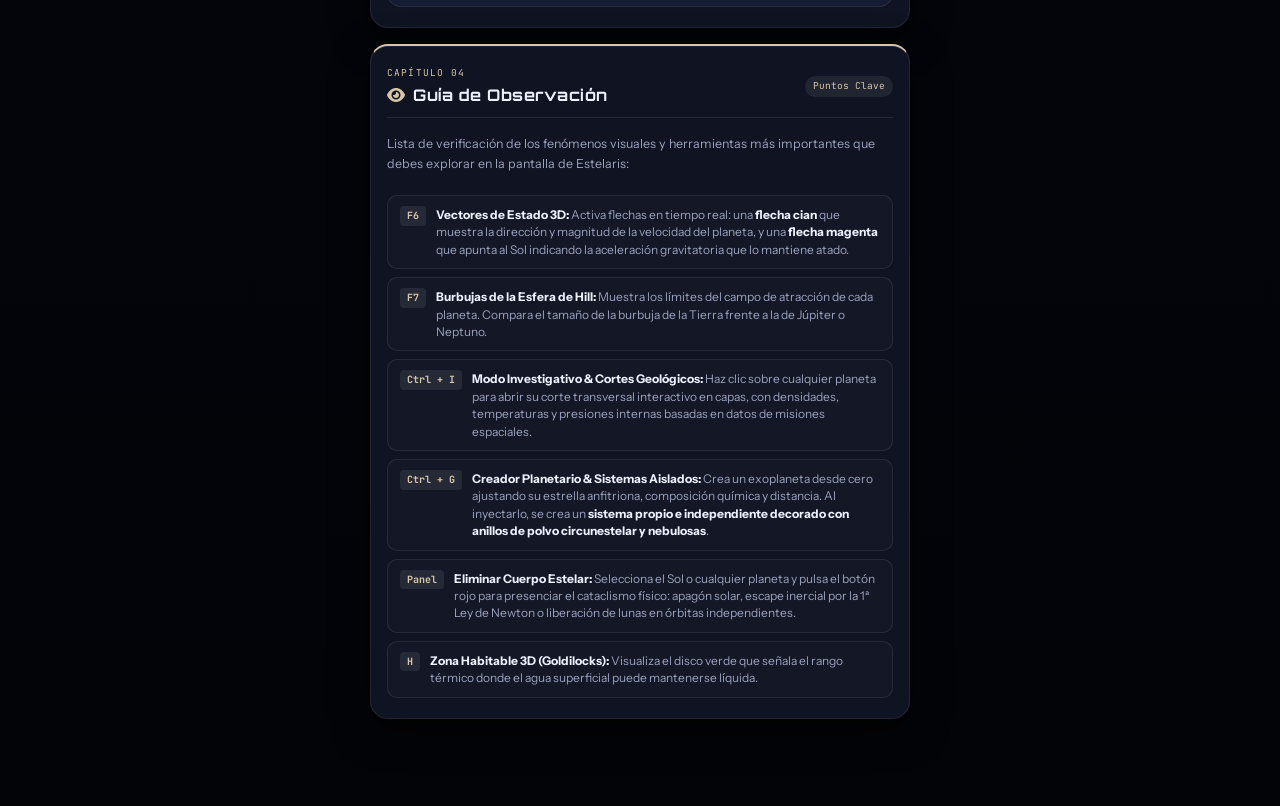
<file: expo/ciencia.html>
<!DOCTYPE html>
<html lang="es">
<head>
    <meta charset="UTF-8">
    <meta name="viewport" content="width=device-width, initial-scale=1.0, maximum-scale=1.0, user-scalable=no">
    <title>Estelaris — Informe Científico & Técnico del Proyecto</title>
    <link rel="preconnect" href="https://fonts.googleapis.com">
    <link rel="preconnect" href="https://fonts.gstatic.com" crossorigin>
    <link href="https://fonts.googleapis.com/css2?family=Instrument+Sans:wght@400;500;600;700&family=JetBrains+Mono:wght@400;500;700&family=Orbitron:wght@500;700;900&display=swap" rel="stylesheet">
    <link rel="stylesheet" href="https://cdnjs.cloudflare.com/ajax/libs/font-awesome/6.4.0/css/all.min.css">
    <style>
:root {
  --bg-0: #06080f;
  --bg-1: #080c18;
  --surface: rgba(19, 23, 38, 0.85);
  --surface-2: rgba(24, 30, 51, 0.90);
  --surface-strong: rgba(27, 33, 56, 0.98);
  --surface-glass: rgba(19, 23, 38, 0.65);
  --border: rgba(255, 255, 255, 0.08);
  --border-strong: rgba(255, 255, 255, 0.16);
  --border-accent: rgba(214, 199, 168, 0.30);
  --border-blue: rgba(142, 168, 255, 0.30);
  --border-green: rgba(61, 213, 152, 0.30);
  --border-purple: rgba(192, 132, 252, 0.30);
  --text-1: #eef2ff;
  --text-2: #9aa2bc;
  --text-3: #6e7896;
  --muted: #8d97b5;
  --accent-sand: #d6c7a8;
  --accent-sand-soft: rgba(214, 199, 168, 0.12);
  --accent-blue: #8ea8ff;
  --accent-blue-soft: rgba(142, 168, 255, 0.12);
  --accent-cyan: #00f2fe;
  --accent-cyan-soft: rgba(0, 242, 254, 0.12);
  --accent-purple: #c084fc;
  --accent-purple-soft: rgba(192, 132, 252, 0.12);
  --accent-pink: #f472b6;
  --success: #3dd598;
  --success-soft: rgba(61, 213, 152, 0.12);
  --danger: #ff6b6b;
  --danger-soft: rgba(255, 107, 107, 0.12);
  --warning: #fbbf24;
  --radius-xl: 18px;
  --radius-lg: 14px;
  --radius-md: 10px;
  --radius-sm: 6px;
  --radius-pill: 999px;
  --shadow: 0 12px 36px rgba(0, 0, 0, 0.6), 0 1px 0 rgba(255, 255, 255, 0.06) inset;
  --font-display: 'Orbitron', sans-serif;
  --font-sans: 'Instrument Sans', system-ui, -apple-system, Segoe UI, Roboto, sans-serif;
  --font-mono: 'JetBrains Mono', ui-monospace, monospace;
}
* { box-sizing: border-box; margin: 0; padding: 0; -webkit-tap-highlight-color: transparent; }
html { font-size: 15px; scroll-behavior: smooth; }
body {
  background: 
    radial-gradient(900px 500px at 15% -5%, rgba(61, 213, 152, 0.10), transparent 70%),
    radial-gradient(800px 400px at 85% 15%, rgba(142, 168, 255, 0.10), transparent 60%),
    linear-gradient(180deg, #070a14 0%, #06080f 50%, #030408 100%);
  color: var(--text-1);
  font-family: var(--font-sans);
  line-height: 1.55;
  min-height: 100vh;
  padding: 12px 12px 90px 12px;
  -webkit-font-smoothing: antialiased;
  text-rendering: optimizeLegibility;
}
::-webkit-scrollbar { width: 4px; height: 4px; }
::-webkit-scrollbar-thumb { background: rgba(255, 255, 255, 0.15); border-radius: 4px; }
.report-container { max-width: 540px; margin: 0 auto; display: flex; flex-direction: column; gap: 16px; }

/* Sticky Header */
.report-header {
  background: var(--surface);
  backdrop-filter: blur(20px);
  -webkit-backdrop-filter: blur(20px);
  border: 1px solid var(--border);
  border-radius: var(--radius-xl);
  padding: 12px 16px;
  box-shadow: var(--shadow);
  position: sticky;
  top: 10px;
  z-index: 100;
}
.header-row { display: flex; align-items: center; justify-content: space-between; gap: 10px; }
.header-brand { display: flex; align-items: center; gap: 10px; text-decoration: none; color: inherit; }
.brand-icon {
  width: 36px; height: 36px; border-radius: var(--radius-md); display: grid; place-items: center;
  background: linear-gradient(135deg, rgba(214, 199, 168, 0.2), rgba(142, 168, 255, 0.15));
  border: 1px solid var(--border-accent); color: var(--accent-sand); font-size: 16px; flex-shrink: 0;
}
.brand-info h1 { font-family: var(--font-display); font-size: 13px; letter-spacing: 0.16em; font-weight: 700; line-height: 1.1; color: var(--text-1); }
.brand-info p { font-size: 10px; color: var(--text-2); text-transform: uppercase; letter-spacing: 0.08em; }
.doc-pill {
  font-size: 9.5px; padding: 4px 9px; border-radius: 999px;
  background: rgba(214, 199, 168, 0.12); border: 1px solid var(--border-accent);
  color: var(--accent-sand); font-family: var(--font-mono); font-weight: 700; white-space: nowrap;
}

/* Dossier Cover / Summary Card */
.dossier-card {
  background: var(--surface); backdrop-filter: blur(16px); -webkit-backdrop-filter: blur(16px);
  border: 1px solid var(--border); border-radius: var(--radius-xl); padding: 18px 16px; box-shadow: var(--shadow);
  display: flex; flex-direction: column; gap: 12px; position: relative; overflow: hidden;
}
.dossier-card::before {
  content: ''; position: absolute; top: 0; left: 0; right: 0; height: 3px;
  background: linear-gradient(90deg, var(--accent-sand), var(--success), var(--accent-blue), var(--accent-purple));
}
.dossier-tag { font-family: var(--font-mono); font-size: 9.5px; text-transform: uppercase; letter-spacing: 0.12em; color: var(--accent-sand); }
.dossier-title { font-family: var(--font-display); font-size: 18px; color: var(--text-1); letter-spacing: 0.02em; line-height: 1.25; }
.dossier-desc { font-size: 12.5px; color: var(--text-2); line-height: 1.55; }

.dossier-stats-grid {
  display: grid; grid-template-columns: repeat(3, 1fr); gap: 8px; background: rgba(0, 0, 0, 0.32);
  border: 1px solid var(--border); border-radius: var(--radius-md); padding: 10px 8px; margin-top: 4px;
}
.dossier-stat { display: flex; flex-direction: column; align-items: center; text-align: center; }
.dossier-stat-lbl { font-size: 9px; text-transform: uppercase; color: var(--text-3); letter-spacing: 0.06em; margin-bottom: 2px; }
.dossier-stat-val { font-family: var(--font-mono); font-size: 12.5px; font-weight: 700; color: var(--text-1); }

/* Quick Navigation Pills */
.nav-scroll-wrapper {
  position: sticky;
  top: 68px;
  z-index: 90;
  background: rgba(6, 8, 15, 0.90);
  backdrop-filter: blur(16px);
  -webkit-backdrop-filter: blur(16px);
  padding: 6px 0;
  margin: -4px 0 4px 0;
}
.nav-scroll { display: flex; gap: 6px; overflow-x: auto; padding: 4px 2px; scrollbar-width: none; }
.nav-scroll::-webkit-scrollbar { display: none; }
.nav-pill {
  white-space: nowrap; padding: 7px 13px; border-radius: var(--radius-pill); font-size: 11.5px; font-weight: 600;
  color: var(--text-2); background: var(--surface-2); border: 1px solid var(--border);
  display: flex; align-items: center; gap: 6px; transition: all 0.2s ease; cursor: pointer; text-decoration: none;
}
.nav-pill:active, .nav-pill.active {
  background: var(--surface-strong); border-color: var(--accent-sand); color: var(--text-1);
}
.nav-pill--quimica.active { border-color: var(--success); color: var(--success); background: var(--success-soft); }
.nav-pill--mate.active { border-color: var(--accent-blue); color: var(--accent-blue); background: var(--accent-blue-soft); }
.nav-pill--fisica.active { border-color: var(--accent-purple); color: var(--accent-purple); background: var(--accent-purple-soft); }
.nav-pill--visual.active { border-color: var(--accent-sand); color: var(--accent-sand); background: var(--accent-sand-soft); }

/* Section / Module Cards */
.report-section {
  background: var(--surface); backdrop-filter: blur(16px); -webkit-backdrop-filter: blur(16px);
  border: 1px solid var(--border); border-radius: var(--radius-xl); padding: 20px 16px; box-shadow: var(--shadow);
  display: flex; flex-direction: column; gap: 16px;
}
.report-section--quimica { border-top: 2px solid var(--success); }
.report-section--mate { border-top: 2px solid var(--accent-blue); }
.report-section--fisica { border-top: 2px solid var(--accent-purple); }
.report-section--visual { border-top: 2px solid var(--accent-sand); }

.section-head { display: flex; align-items: center; justify-content: space-between; border-bottom: 1px solid var(--border); padding-bottom: 10px; }
.section-title-wrap { display: flex; flex-direction: column; gap: 2px; }
.section-chapter { font-family: var(--font-mono); font-size: 9.5px; text-transform: uppercase; letter-spacing: 0.12em; color: var(--accent-sand); }
.section-title { font-family: var(--font-display); font-size: 16px; color: var(--text-1); letter-spacing: 0.03em; display: flex; align-items: center; gap: 8px; }
.section-badge { font-size: 9.5px; font-family: var(--font-mono); padding: 3px 8px; border-radius: var(--radius-pill); background: rgba(255, 255, 255, 0.07); color: var(--text-2); }

/* Topic Cards */
.topic-card {
  background: var(--surface-2); border: 1px solid var(--border); border-radius: var(--radius-lg);
  padding: 15px; display: flex; flex-direction: column; gap: 10px;
}
.topic-head { display: flex; align-items: flex-start; gap: 12px; }
.topic-icon {
  width: 36px; height: 36px; border-radius: var(--radius-md); display: grid; place-items: center;
  font-size: 15px; flex-shrink: 0;
}
.topic-icon--green { background: var(--success-soft); color: var(--success); border: 1px solid var(--border-green); }
.topic-icon--blue { background: var(--accent-blue-soft); color: var(--accent-blue); border: 1px solid var(--border-blue); }
.topic-icon--purple { background: var(--accent-purple-soft); color: var(--accent-purple); border: 1px solid var(--border-purple); }
.topic-icon--sand { background: var(--accent-sand-soft); color: var(--accent-sand); border: 1px solid var(--border-accent); }
.topic-icon--cyan { background: var(--accent-cyan-soft); color: var(--accent-cyan); border: 1px solid rgba(0,242,254,0.3); }

.topic-meta { flex: 1; min-width: 0; }
.topic-title { font-size: 14px; font-weight: 700; color: var(--text-1); line-height: 1.25; }
.topic-subtitle { font-size: 11px; color: var(--text-3); margin-top: 2px; }
.topic-body { font-size: 12.5px; color: var(--text-2); line-height: 1.6; }
.topic-body strong { color: var(--text-1); }
.topic-body p { margin-bottom: 8px; }
.topic-body p:last-child { margin-bottom: 0; }

/* Callouts & Visual Focus */
.look-box {
  background: rgba(14, 18, 30, 0.9);
  border: 1px solid var(--border);
  border-left: 3px solid var(--accent-cyan);
  border-radius: 0 var(--radius-md) var(--radius-md) 0;
  padding: 10px 12px;
  display: flex;
  flex-direction: column;
  gap: 4px;
  margin-top: 6px;
}
.look-box-head {
  font-size: 10.5px;
  font-family: var(--font-mono);
  font-weight: 700;
  text-transform: uppercase;
  letter-spacing: 0.08em;
  color: var(--accent-cyan);
  display: flex;
  align-items: center;
  gap: 6px;
}
.look-box-text {
  font-size: 12px;
  color: var(--text-1);
  line-height: 1.45;
}

.highlight-box {
  background: rgba(214, 199, 168, 0.08); border-left: 3px solid var(--accent-sand); border-radius: 0 var(--radius-sm) var(--radius-sm) 0;
  padding: 8px 11px; font-size: 12px; color: var(--accent-sand); margin-top: 4px; line-height: 1.5;
}
.highlight-box--green { background: rgba(61, 213, 152, 0.08); border-left-color: var(--success); color: var(--text-1); }
.highlight-box--green strong { color: var(--success); }
.highlight-box--blue { background: rgba(142, 168, 255, 0.08); border-left-color: var(--accent-blue); color: var(--text-1); }
.highlight-box--blue strong { color: var(--accent-blue); }
.highlight-box--purple { background: rgba(192, 132, 252, 0.08); border-left-color: var(--accent-purple); color: var(--text-1); }
.highlight-box--purple strong { color: var(--accent-purple); }

/* Compact Observation Checklist */
.obs-list {
  display: flex; flex-direction: column; gap: 8px; margin-top: 6px;
}
.obs-item {
  display: flex; align-items: flex-start; gap: 10px; background: rgba(255, 255, 255, 0.02);
  border: 1px solid var(--border); border-radius: var(--radius-md); padding: 10px 12px;
}
.obs-badge {
  font-family: var(--font-mono); font-size: 10px; font-weight: 700; padding: 2px 7px;
  border-radius: 4px; background: rgba(255, 255, 255, 0.08); color: var(--accent-sand); flex-shrink: 0;
}
.obs-content { flex: 1; font-size: 12px; color: var(--text-2); line-height: 1.45; }
.obs-content strong { color: var(--text-1); }

/* Table Mini */
.mini-table {
  width: 100%; border-collapse: collapse; font-size: 11px; margin-top: 8px;
}
.mini-table th {
  text-align: left; padding: 7px 8px; background: rgba(255, 255, 255, 0.05); color: var(--text-3);
  font-family: var(--font-mono); font-weight: 600; text-transform: uppercase; font-size: 9.5px;
  border-bottom: 1px solid var(--border);
}
.mini-table td {
  padding: 7px 8px; border-bottom: 1px solid rgba(255, 255, 255, 0.04); color: var(--text-2);
}
.mini-table tr:last-child td { border-bottom: none; }
.mini-table strong { color: var(--text-1); font-family: var(--font-mono); }

/* Formula Insight Banner (No es fría; explica qué significa cada elemento) */
.formula-insight {
  background: rgba(10, 14, 26, 0.95);
  border: 1px solid var(--border-strong);
  border-radius: var(--radius-md);
  padding: 10px 12px;
  margin: 6px 0;
  display: flex;
  flex-direction: column;
  gap: 4px;
}
.formula-line {
  font-family: var(--font-mono);
  font-size: 13.5px;
  font-weight: 700;
  color: var(--accent-cyan);
  text-align: center;
  padding: 3px 0;
}
.formula-meaning {
  font-size: 11px;
  color: var(--text-3);
  text-align: center;
}

/* Bottom App Navigation Bar */
.expo-bottom-bar {
  position: fixed; bottom: 0; left: 0; right: 0; background: rgba(10, 14, 26, 0.95);
  backdrop-filter: blur(20px); -webkit-backdrop-filter: blur(20px);
  border-top: 1px solid var(--border-strong); display: flex; justify-content: space-around;
  align-items: center; padding: 7px 8px calc(7px + env(safe-area-inset-bottom)); z-index: 200;
}
.expo-tab-link {
  display: flex; flex-direction: column; align-items: center; gap: 3px; text-decoration: none;
  color: var(--text-3); font-size: 9.5px; font-weight: 600; letter-spacing: 0.03em;
  padding: 4px 6px; border-radius: var(--radius-md); transition: all 0.2s ease; min-width: 52px;
}
.expo-tab-link i { font-size: 15px; }
.expo-tab-link.active { color: var(--accent-sand); background: rgba(214, 199, 168, 0.12); }
    </style>
</head>
<body>

    <div class="report-container">
        <!-- Top Sticky Header -->
        <header class="report-header">
            <div class="header-row">
                <a href="index.html" class="header-brand">
                    <div class="brand-icon"><i class="fa-solid fa-file-waveform"></i></div>
                    <div class="brand-info">
                        <h1>ESTELARIS</h1>
                        <p>Informe Científico &bull; Móvil</p>
                    </div>
                </a>
                <span class="doc-pill">
                    <i class="fa-solid fa-book-open"></i> INFORME TÉCNICO
                </span>
            </div>
        </header>

        <!-- Portada / Resumen Ejecutivo del Informe -->
        <section class="dossier-card" id="sec-resumen">
            <span class="dossier-tag"><i class="fa-solid fa-atom"></i> Documento Oficial del Proyecto</span>
            <h2 class="dossier-title">Informe Técnico: Fundamentos de Química, Matemática y Física en Estelaris</h2>
            <p class="dossier-desc">
                Este informe documenta la arquitectura científica detrás de <strong>Estelaris</strong>. A diferencia de un simulador gráfico decorativo, cada comportamiento visible en pantalla responde a <strong>leyes fisicoquímicas reales, ecuaciones orbitales y termodinámica atmosférica</strong> calculadas paso a paso a 60 fotogramas por segundo.
            </p>

            <div class="dossier-stats-grid">
                <div class="dossier-stat">
                    <span class="dossier-stat-lbl">Química</span>
                    <span class="dossier-stat-val" style="color:var(--success);">Escape & P-T</span>
                </div>
                <div class="dossier-stat">
                    <span class="dossier-stat-lbl">Matemática</span>
                    <span class="dossier-stat-val" style="color:var(--accent-blue);">Newton-Raphson</span>
                </div>
                <div class="dossier-stat">
                    <span class="dossier-stat-lbl">Física</span>
                    <span class="dossier-stat-val" style="color:var(--accent-purple);">Hill & Mareas</span>
                </div>
            </div>
        </section>

        <!-- Pestañas de Navegación por Capítulos -->
        <div class="nav-scroll-wrapper">
            <div class="nav-scroll">
                <button class="nav-pill active" onclick="filterChapter('all', this)">
                    <i class="fa-solid fa-list-check"></i> Todo el Informe
                </button>
                <button class="nav-pill nav-pill--quimica" onclick="filterChapter('quimica', this)">
                    <i class="fa-solid fa-flask"></i> 1. Química
                </button>
                <button class="nav-pill nav-pill--mate" onclick="filterChapter('mate', this)">
                    <i class="fa-solid fa-square-root-variable"></i> 2. Matemáticas
                </button>
                <button class="nav-pill nav-pill--fisica" onclick="filterChapter('fisica', this)">
                    <i class="fa-solid fa-planet-ringed"></i> 3. Física
                </button>
                <button class="nav-pill nav-pill--visual" onclick="filterChapter('visual', this)">
                    <i class="fa-solid fa-eye"></i> 4. Qué Observar
                </button>
            </div>
        </div>

        <!-- ========================================================================= -->
        <!-- CAPÍTULO 1: LA DIMENSIÓN QUÍMICA                                          -->
        <!-- ========================================================================= -->
        <section class="report-section report-section--quimica chapter-section" id="cap-quimica">
            <div class="section-head">
                <div class="section-title-wrap">
                    <span class="section-chapter" style="color:var(--success);">Capítulo 01</span>
                    <h3 class="section-title"><i class="fa-solid fa-flask" style="color:var(--success);"></i> Dimensión Química</h3>
                </div>
                <span class="section-badge" style="color:var(--success); border-color:var(--border-green);">Astroquímica & Atmósferas</span>
            </div>

            <!-- Tema 1: Atmósferas y Escape de Jeans -->
            <div class="topic-card">
                <div class="topic-head">
                    <div class="topic-icon topic-icon--green"><i class="fa-solid fa-wind"></i></div>
                    <div class="topic-meta">
                        <div class="topic-title">¿Por qué un planeta retiene o pierde su atmósfera?</div>
                        <div class="topic-subtitle">El Escape Térmico de Jeans y la velocidad de los gases</div>
                    </div>
                </div>
                <div class="topic-body">
                    <p>
                        En el espacio exterior, una atmósfera no está contenida por paredes; se mantiene únicamente por el tira y afloja entre <strong>la gravedad que la jala hacia abajo</strong> y <strong>el calor que hace correr a las moléculas hacia arriba</strong>.
                    </p>
                    <p>
                        A mayor temperatura, las moléculas vibran y vuelan más rápido. Si la velocidad térmica de un gas (\(v_{th}\)) supera la velocidad de escape del planeta (\(v_{esc}\)), las partículas se disparan hacia el vacío y el planeta se queda sin aire.
                    </p>

                    <div class="formula-insight">
                        <div class="formula-line">v_th = √(3 R T / M_mol) &nbsp;&nbsp;vs&nbsp;&nbsp; v_esc = √(2 G M / R)</div>
                        <div class="formula-meaning">Regla de oro cósmica: Si v_esc > 6 · v_th, el gas permanece durante miles de millones de años.</div>
                    </div>

                    <div class="look-box">
                        <div class="look-box-head"><i class="fa-solid fa-eye"></i> Lo que debes observar en Estelaris:</div>
                        <div class="look-box-text">
                            En el <strong>Creador Planetario (Fase 2 y 3)</strong>, si aumentas la temperatura superficial o eliges gases muy ligeros como Hidrógeno (\(H_2\)), el sistema te advertirá que el gas escapa al espacio. En cambio, si el planeta es masivo o frío, retiene una atmósfera densa que genera nubes y presión barométrica.
                        </div>
                    </div>
                </div>
            </div>

            <!-- Tema 2: Efecto Invernadero y Color del Cielo -->
            <div class="topic-card">
                <div class="topic-head">
                    <div class="topic-icon topic-icon--green"><i class="fa-solid fa-temperature-arrow-up"></i></div>
                    <div class="topic-meta">
                        <div class="topic-title">El Efecto Invernadero y los Colores Atmosféricos</div>
                        <div class="topic-subtitle">Gases de forzamiento radiativo y dispersión de luz</div>
                    </div>
                </div>
                <div class="topic-body">
                    <p>
                        El color del cielo y la temperatura de un mundo dependen directamente de su química molecular:
                    </p>
                    <ul>
                        <li><strong>Dióxido de Carbono (\(CO_2\)):</strong> Atrapa radiación infrarroja térmica a \(15\,\mu m\). En concentraciones altas genera un invernadero desbocado, como en Venus (460 °C).</li>
                        <li><strong>Metano (\(CH_4\)):</strong> Es 28 veces más potente reteniendo calor que el \(CO_2\). Al interactuar con la luz ultravioleta, forma neblinas fotoquímicas de hidrocarburos que tiñen la atmósfera de <strong>color anaranjado ámbar</strong> (como en Titán).</li>
                        <li><strong>Dióxido de Azufre (\(SO_2\)):</strong> Producido por vulcanismo masivo. Absorbe luz ultravioleta y forma aerosoles de ácido sulfúrico que le dan a la atmósfera un <strong>tinte amarillento sulfuroso</strong>.</li>
                    </ul>

                    <div class="look-box">
                        <div class="look-box-head"><i class="fa-solid fa-eye"></i> Lo que debes observar en Estelaris:</div>
                        <div class="look-box-text">
                            Al ajustar la barra de gases en el Creador, el planeta 3D cambia visualmente de color en tiempo real: si inyectas \(SO_2\), el halo atmosférico se vuelve amarillo; si predomina el metano, se vuelve cobrizo; y si predomina el nitrógeno/oxígeno, adquiere el azul límpido de la Tierra.
                        </div>
                    </div>
                </div>
            </div>

            <!-- Tema 3: Océanos Extraterrestres y Diagrama P-T -->
            <div class="topic-card">
                <div class="topic-head">
                    <div class="topic-icon topic-icon--green"><i class="fa-solid fa-water"></i></div>
                    <div class="topic-meta">
                        <div class="topic-title">Océanos de Agua, Metano y Lagos de Ácido</div>
                        <div class="topic-subtitle">El diagrama de fases Presión-Temperatura (P-T)</div>
                    </div>
                </div>
                <div class="topic-body">
                    <p>
                        Para que un líquido exista en la superficie, la temperatura no es suficiente: <strong>se necesita presión atmosférica</strong>.
                    </p>
                    <table class="mini-table">
                        <thead>
                            <tr>
                                <th>Líquido</th>
                                <th>Condición Química</th>
                                <th>Dónde existe en la Realidad</th>
                            </tr>
                        </thead>
                        <tbody>
                            <tr>
                                <td><strong>Agua Líquida</strong></td>
                                <td>Presión > 0.006 bar y 0 °C a 100 °C</td>
                                <td>Tierra, océanos bajo hielo en Europa</td>
                            </tr>
                            <tr>
                                <td><strong>Metano Líquido</strong></td>
                                <td>Frío extremo (-180 °C) con presión densa</td>
                                <td>Lagos de Titán (luna de Saturno)</td>
                            </tr>
                            <tr>
                                <td><strong>Amoníaco Líquido</strong></td>
                                <td>Temperaturas criogénicas (-77 °C a -33 °C)</td>
                                <td>Mundos helados transneptunianos</td>
                            </tr>
                            <tr>
                                <td><strong>Magma / Lava</strong></td>
                                <td>Calor extremo (> 1000 °C) fundiendo silicatos</td>
                                <td>Exoplanetas cercanos como 55 Cancri e</td>
                            </tr>
                        </tbody>
                    </table>

                    <div class="highlight-box highlight-box--green">
                        <strong>¿Por qué no hay lagos en Marte hoy?</strong>
                        La presión del aire en Marte es de solo 0.006 bar. A esa presión tan baja, el agua no puede ser líquida: o se congela en hielo o hierve directamente convirtiéndose en gas (sublimación).
                    </div>
                </div>
            </div>

            <!-- Tema 4: Geoquímica y Capas Internas -->
            <div class="topic-card">
                <div class="topic-head">
                    <div class="topic-icon topic-icon--green"><i class="fa-solid fa-layer-group"></i></div>
                    <div class="topic-meta">
                        <div class="topic-title">Geoquímica del Interior Planetario</div>
                        <div class="topic-subtitle">Diferenciación gravimétrica y el escudo magnético</div>
                    </div>
                </div>
                <div class="topic-body">
                    <p>
                        Cuando un planeta se forma a partir de roca fundida por impactos, los materiales más densos se hunden hacia el centro y los más ligeros flotan hacia la superficie:
                    </p>
                    <ul>
                        <li><strong>Núcleo Metálico (Hierro y Níquel):</strong> Densidad muy alta (10 a 13 g/cm³). Si gira y está fundido, genera un <strong>campo magnético</strong> mediante el efecto dinamo, el cual desvía el viento solar y evita que la atmósfera sea barrida.</li>
                        <li><strong>Manto Rocoso (Silicatos de Magnesio y Hierro):</strong> Rocas densas y viscosas que transmiten calor desde el núcleo hacia afuera mediante corrientes de convección.</li>
                        <li><strong>Corteza Exterior (Silicatos ligeros, aluminio, cuarzo):</strong> La capa rígida donde se apoyan los continentes y océanos.</li>
                    </ul>

                    <div class="look-box">
                        <div class="look-box-head"><i class="fa-solid fa-eye"></i> Lo que debes observar en Estelaris:</div>
                        <div class="look-box-text">
                            En el <strong>Modo Investigativo (<kbd>Ctrl + I</kbd>)</strong> puedes ver el corte geológico interactivo en capas SVG de cada astro, inspeccionando el radio, volumen, densidad y composición de cada capa interna.
                        </div>
                    </div>
                </div>
            </div>
        </section>

        <!-- ========================================================================= -->
        <!-- CAPÍTULO 2: LA DIMENSIÓN MATEMÁTICA                                       -->
        <!-- ========================================================================= -->
        <section class="report-section report-section--mate chapter-section" id="cap-mate">
            <div class="section-head">
                <div class="section-title-wrap">
                    <span class="section-chapter" style="color:var(--accent-blue);">Capítulo 02</span>
                    <h3 class="section-title"><i class="fa-solid fa-square-root-variable" style="color:var(--accent-blue);"></i> Dimensión Matemática</h3>
                </div>
                <span class="section-badge" style="color:var(--accent-blue); border-color:var(--border-blue);">Geometría & Algoritmos 3D</span>
            </div>

            <!-- Tema 1: La Danza Elíptica -->
            <div class="topic-card">
                <div class="topic-head">
                    <div class="topic-icon topic-icon--blue"><i class="fa-solid fa-infinity"></i></div>
                    <div class="topic-meta">
                        <div class="topic-title">La Ecuación de Kepler y el Tiempo en 3D</div>
                        <div class="topic-subtitle">Por qué las órbitas no son círculos y cómo las calcula el motor</div>
                    </div>
                </div>
                <div class="topic-body">
                    <p>
                        En la naturaleza, las órbitas no son círculos; son <strong>elipses</strong>. El planeta no viaja siempre a la misma velocidad: vuela más rápido cuando pasa cerca de su estrella (perihelio) y se mueve lentamente cuando está lejos (afelio).
                    </p>
                    <p>
                        Esto genera un problema matemático famoso: la <strong>Ecuación Trascendental de Kepler</strong>:
                    </p>
                    <div class="formula-insight">
                        <div class="formula-line">M = E - e · sin(E)</div>
                        <div class="formula-meaning">M es el tiempo transcurrido (Anomalía Media) y E es la posición real en el espacio.</div>
                    </div>
                    <p>
                        Esta ecuación <strong>no tiene solución algebraica directa</strong> (no se puede despejar la \(E\)). Para resolverla 60 veces por segundo, Estelaris utiliza el <strong>Método de Newton-Raphson</strong>, un algoritmo iterativo que se aproxima al resultado exacto en menos de 0.05 milisegundos sin generar lag.
                    </p>

                    <div class="look-box">
                        <div class="look-box-head"><i class="fa-solid fa-eye"></i> Lo que debes observar en Estelaris:</div>
                        <div class="look-box-text">
                            Observa planetas muy excéntricos como Mercurio o cometas: verás con claridad cómo aceleran bruscamente al pasar cerca del Sol y cómo se frenan en el punto más lejano de su órbita elíptica.
                        </div>
                    </div>
                </div>
            </div>

            <!-- Tema 2: Orientación en el Espacio 3D -->
            <div class="topic-card">
                <div class="topic-head">
                    <div class="topic-icon topic-icon--blue"><i class="fa-solid fa-compass-drafting"></i></div>
                    <div class="topic-meta">
                        <div class="topic-title">Matrices de Rotación Tridimensional (P y Q)</div>
                        <div class="topic-subtitle">Inclinación, nodos y coordenadas en el motor Three.js</div>
                    </div>
                </div>
                <div class="topic-body">
                    <p>
                        El Sistema Solar no es completamente plano. Plutón está inclinado 17°, y la Luna sube y baja 5° respecto al plano de la Tierra.
                    </p>
                    <p>
                        Para que cada astro trace su elipse en el ángulo exacto en el espacio 3D, el simulador combina tres rotaciones espaciales (Ángulos de Euler):
                    </p>
                    <ul>
                        <li><strong>Inclinación orbital (\(i\)):</strong> Cuánto se inclina el plano de la órbita respecto al ecuador del sistema.</li>
                        <li><strong>Longitud del Nodo Ascendente (\(\Omega\)):</strong> La dirección hacia la que apunta la inclinación.</li>
                        <li><strong>Argumento del Periapsis (\(\omega\)):</strong> La orientación del punto más cercano a la estrella.</li>
                    </ul>
                    <p>
                        El resultado son dos vectores directores perpendiculares (\(\vec{P}\) y \(\vec{Q}\)) que permiten calcular las coordenadas \((X, Y, Z)\) de cada planeta en cada cuadro de animación.
                    </p>
                </div>
            </div>

            <!-- Tema 3: La Física Caótica de N-Cuerpos -->
            <div class="topic-card">
                <div class="topic-head">
                    <div class="topic-icon topic-icon--blue"><i class="fa-solid fa-circle-nodes"></i></div>
                    <div class="topic-meta">
                        <div class="topic-title">El Algoritmo N-Body y el Integrador de Verlet</div>
                        <div class="topic-subtitle">Atracción gravitatoria mutua simultánea entre todos los cuerpos</div>
                    </div>
                </div>
                <div class="topic-body">
                    <p>
                        En el universo real, el Sol no es lo único que atrae a los planetas; <strong>todos los planetas se atraen entre sí</strong>. Júpiter jala a Marte, la Tierra jala a Venus, y la Luna jala a la Tierra.
                    </p>
                    <p>
                        Al activar el botón <strong>"Activar N-Body"</strong>, Estelaris deja de calcular elipses fijas y activa el cálculo de fuerzas gravitatorias simultáneas entre los 17 cuerpos del sistema:
                    </p>
                    <div class="formula-insight">
                        <div class="formula-line">F⃗_ij = G · (m_i · m_j / r_ij²)</div>
                        <div class="formula-meaning">Cada cuerpo siente la suma vectorial de la gravedad de todos los demás cuerpos celestes.</div>
                    </div>
                    <p>
                        Para evitar que las órbitas acumulen errores numéricos y se destruyan, usamos un <strong>Integrador Simpléctico de Verlet</strong>, un método que garantiza que la energía total del universo se conserve intacta a lo largo del tiempo.
                    </p>
                </div>
            </div>
        </section>

        <!-- ========================================================================= -->
        <!-- CAPÍTULO 3: LA DIMENSIÓN FÍSICA                                           -->
        <!-- ========================================================================= -->
        <section class="report-section report-section--fisica chapter-section" id="cap-fisica">
            <div class="section-head">
                <div class="section-title-wrap">
                    <span class="section-chapter" style="color:var(--accent-purple);">Capítulo 03</span>
                    <h3 class="section-title"><i class="fa-solid fa-planet-ringed" style="color:var(--accent-purple);"></i> Dimensión Física</h3>
                </div>
                <span class="section-badge" style="color:var(--accent-purple); border-color:var(--border-purple);">Astrofísica & Cataclismos</span>
            </div>

            <!-- Tema 1: La Esfera de Hill -->
            <div class="topic-card">
                <div class="topic-head">
                    <div class="topic-icon topic-icon--purple"><i class="fa-solid fa-shield"></i></div>
                    <div class="topic-meta">
                        <div class="topic-title">La Esfera de Hill: El Dominio Gravitatorio</div>
                        <div class="topic-subtitle">Por qué la Luna no es robada por el Sol</div>
                    </div>
                </div>
                <div class="topic-body">
                    <p>
                        El Sol es 333,000 veces más pesado que la Tierra. Entonces, ¿por qué la gravedad solar no le arranca la Luna a la Tierra?
                    </p>
                    <p>
                        La respuesta es la <strong>Esfera de Hill</strong>: es la "burbuja" de influencia gravitatoria que rodea a cada planeta. Cerca del planeta, su propia gravedad es más fuerte que la fuerza de marea del Sol.
                    </p>

                    <div class="formula-insight">
                        <div class="formula-line">r_Hill ≈ a · ∛(m_planeta / 3 · M_Sol)</div>
                        <div class="formula-meaning">Para la Tierra, su radio de Hill es de ~1.5 millones de km. La Luna está a solo 384,400 km.</div>
                    </div>

                    <div class="look-box">
                        <div class="look-box-head"><i class="fa-solid fa-eye"></i> Lo que debes observar en Estelaris:</div>
                        <div class="look-box-text">
                            Pulsa la tecla <kbd style="background:rgba(255,255,255,0.1);padding:1px 5px;border-radius:3px;">F7</kbd> en el teclado: verás aparecer esferas translúcidas de color cian alrededor de cada planeta. Esa es su Esfera de Hill exacta en 3D. Observarás cómo Júpiter tiene una burbuja gigantesca (50 millones de km) capaz de albergar decenas de lunas.
                        </div>
                    </div>
                </div>
            </div>

            <!-- Tema 2: Límite de Roche y Anillos -->
            <div class="topic-card">
                <div class="topic-head">
                    <div class="topic-icon topic-icon--purple"><i class="fa-solid fa-ring"></i></div>
                    <div class="topic-meta">
                        <div class="topic-title">El Límite de Roche y el Origen de los Anillos</div>
                        <div class="topic-subtitle">Fuerzas de marea destructivas que pulverizan satélites</div>
                    </div>
                </div>
                <div class="topic-body">
                    <p>
                        La gravedad tira con más fuerza del lado delantero de un objeto que de su lado trasero. Si una luna o cometa se acerca demasiado a un planeta gigante, esa diferencia de tirón (fuerza de marea) se vuelve más fuerte que la propia cohesión de la roca.
                    </p>
                    <p>
                        Ese umbral destructivo se llama <strong>Límite de Roche</strong>:
                    </p>
                    <ul>
                        <li>Fuera del Límite de Roche: Las partículas de roca pueden agruparse y formar una luna esférica estable.</li>
                        <li>Dentro del Límite de Roche: Cualquier satélite es despedazado violentamente en millones de fragmentos rocosos y de hielo, formando un <strong>sistema de anillos plano</strong> (como los anillos de Saturno).</li>
                    </ul>

                    <div class="look-box">
                        <div class="look-box-head"><i class="fa-solid fa-eye"></i> Lo que debes observar en Estelaris:</div>
                        <div class="look-box-text">
                            En el panel mutador, si aumentas la masa de Saturno o acercas un satélite hacia el planeta, podrás ver cómo los anillos de polvo orbitan estrictamente dentro de la zona de marea crítica sin poder aglomerarse en lunas.
                        </div>
                    </div>
                </div>
            </div>

            <!-- Tema 3: Eliminación Realista de Cuerpos -->
            <div class="topic-card">
                <div class="topic-head">
                    <div class="topic-icon topic-icon--purple"><i class="fa-solid fa-trash-can"></i></div>
                    <div class="topic-meta">
                        <div class="topic-title">¿Qué ocurre físicamente al eliminar un astro?</div>
                        <div class="topic-subtitle">1ª Ley de Newton, escape inercial y emancipación de lunas</div>
                    </div>
                </div>
                <div class="topic-body">
                    <p>
                        Al pulsar <strong>"Eliminar cuerpo estelar"</strong> en Estelaris, el sistema no borra objetos al azar; ejecuta las consecuencias astrofísicas de su desaparición:
                    </p>
                    <ul>
                        <li>
                            <strong>Propagación Relativista a la Velocidad de la Luz (\(c \approx 300.000\text{ km/s}\)):</strong>
                            Según la Relatividad General de Einstein, la gravedad no es instantánea como creía Newton. Si el Sol colapsa en \(t = 0\), la curvatura del espacio-tiempo no se aplana de golpe: la información electromagnética (luz) y gravitatoria (ondas gravitacionales) se propagan juntas hacia afuera a velocidad \(c\).
                            <br><br>
                            Los planetas continúan iluminados y describiendo sus órbitas normales sostenidos por la "gravedad fósil" hasta que el frente esférico los alcanza:
                            <strong>Mercurio</strong> a los \(3.8\text{ s}\) (\(3.2\text{ min luz}\)), <strong>Venus</strong> a los \(5.8\text{ s}\) (\(6.0\text{ min luz}\)), la <strong>Tierra</strong> a los \(8.0\text{ s}\) (\(8.3\text{ min luz}\)), <strong>Marte</strong> a los \(10.7\text{ s}\) (\(12.7\text{ min luz}\)), <strong>Júpiter</strong> a los \(24.7\text{ s}\) (\(43.3\text{ min luz}\)) y <strong>Saturno</strong> a los \(38.1\text{ s}\) (\(79.7\text{ min luz}\)).
                            <br><br>
                            Al ser alcanzado por el frente, cada planeta sufre apagón fotónico total y se emancipa en trayectoria rectilínea inercial tangencial (1ª Ley de Newton).
                        </li>
                        <li>
                            <strong>¿Qué pasa con las lunas de los planetas cuando el Sol desaparece? (Conservación de Mini-Sistemas Errantes):</strong>
                            Al anularse la gravedad del Sol (\(M_\odot = 0\)), la <strong>Esfera de Hill</strong> de cada planeta se expande hacia el infinito (\(r_{\text{Hill}} \to \infty\)) porque ya no existe la fuerza de marea solar que intentaba arrancarle sus satélites.
                            <br><br>
                            Por ello, <strong>las lunas NUNCA se desprenden de su planeta matriz</strong>. El sistema completo (Tierra con la Luna, Júpiter con sus lunas Galileanas, Saturno con Titán) viaja junto como un <em>"sistema planetario errante"</em> interestelar en línea recta inercial (1ª Ley de Newton).
                            <br><br>
                            <strong>Efectos térmicos y geológicos:</strong>
                            <ul>
                                <li><strong>Apagón y frío:</strong> La Luna terrestre entra en noche perpetua y su superficie cae a \(-240^\circ\text{C}\) (\(33\text{ K}\)). En Titán, el metano atmosférico se condensa en nieve sólida.</li>
                                <li><strong>Fricción de Marea (Tidal Flexing):</strong> Lunas como <strong>Europa</strong>, <strong>Encélado</strong> e <strong>Ío</strong> NO dependen del Sol para generar calor. La atracción de marea gravitatoria diferencial con sus gigantes gaseosos (Júpiter y Saturno) produce fricción interna inagotable: <strong>Ío mantiene sus volcanes activos</strong> y <strong>Europa y Encélado conservan sus océanos de agua líquida subterráneos</strong> protegidos bajo el hielo en la oscuridad cósmica.</li>
                            </ul>
                        </li>
                        <li>
                            <strong>Si eliminas un planeta con lunas (Tierra o Júpiter):</strong>
                            La perturbación se propaga localmente a velocidad \(c\) desde el centro del planeta hacia sus lunas (\(1.28\text{ s luz}\) para la Luna terrestre; cascada de \(1.4\text{ s}\) a \(6.3\text{ s}\) para las lunas de Júpiter). Al ser tocadas por la onda, las lunas colapsan su órbita local y <strong>se convierten en nuevos planetas enanos independientes</strong> que siguen orbitando al Sol.
                        </li>
                        <li>
                            <strong>Si eliminas Júpiter:</strong>
                            Júpiter actúa como el escudo gravitatorio del sistema solar interior. Al desaparecer, los asteroides Troyanos en los puntos de Lagrange pierden su estabilidad y el cinturón de asteroides pierde sus barreras de confinamiento de Kirkwood.
                        </li>
                    </ul>
                </div>
            </div>

            <!-- Tema 4: La Constante Gravitatoria Universal (G) -->
            <div class="topic-card">
                <div class="topic-head">
                    <div class="topic-icon topic-icon--purple"><i class="fa-solid fa-atom"></i></div>
                    <div class="topic-meta">
                        <div class="topic-title">¿Qué hace la Constante Gravitatoria Universal (\(G\))?</div>
                        <div class="topic-subtitle">El factor que define la intensidad de atracción y la velocidad cósmica</div>
                    </div>
                </div>
                <div class="topic-body">
                    <p>
                        La <strong>Constante Gravitatoria Universal (\(G\))</strong> es la constante fundamental de la física que dicta con qué fuerza interactúan las masas en el universo. En la Ley de Gravitación de Newton:
                    </p>
                    <div class="formula-insight">
                        <div class="formula-line">F = G · (M · m) / r² &nbsp;&nbsp;|&nbsp;&nbsp; v_orb = √(G · M / r) &nbsp;&nbsp;|&nbsp;&nbsp; ω = √(G · M / a³)</div>
                        <div class="formula-meaning">La velocidad orbital angular (ω) es directamente proporcional a la raíz cuadrada de G (ω ∝ √G).</div>
                    </div>
                    <p>
                        <strong>¿Qué observas al alterar el deslizador de Gravedad en Estelaris?</strong>
                    </p>
                    <ul>
                        <li><strong>Si aumentas \(G\) (ej. a 4.0×):</strong> La curvatura gravitatoria se intensifica. Para equilibrar la enorme fuerza centrípeta y no precipitarse contra el Sol, los planetas aceleran su traslación exactamente al doble de velocidad (\(\sqrt{4} = 2.0\times\)), acortando a la mitad sus periodos orbitales. El vector de aceleración gravitatoria (flecha magenta con \(F6\)) se alarga visiblemente hacia el centro.</li>
                        <li><strong>Si reduces \(G\) (ej. a 0.25×):</strong> El pozo gravitatorio se debilita. Los planetas viajan a la mitad de velocidad (\(\sqrt{0.25} = 0.5\times\)), las órbitas se alargan en el tiempo y el vector de aceleración gravitatoria disminuye drásticamente.</li>
                    </ul>
                </div>
            </div>

            <!-- Tema 4: Zona de Habitabilidad (Goldilocks) -->
            <div class="topic-card">
                <div class="topic-head">
                    <div class="topic-icon topic-icon--purple"><i class="fa-solid fa-sun"></i></div>
                    <div class="topic-meta">
                        <div class="topic-title">La Zona de Habitabilidad Circunestelar</div>
                        <div class="topic-subtitle">La distancia justa para la existencia de agua líquida</div>
                    </div>
                </div>
                <div class="topic-body">
                    <p>
                        La "Zona Ricitos de Oro" no es un lugar fijo; depende directamente de la potencia luminosa y térmica de la estrella (\(L_\star\)):
                    </p>
                    <div class="formula-insight">
                        <div class="formula-line">r_interior = √(L_★ / 1.1) UA &nbsp;&nbsp;|&nbsp;&nbsp; r_exterior = √(L_★ / 0.53) UA</div>
                        <div class="formula-meaning">Para el Sol (L = 1.0), el rango habitable abarca de 0.95 a 1.37 UA (la Tierra está a 1.0 UA).</div>
                    </div>
                    <p>
                        En estrellas enanas rojas frías (\(L = 0.04\)), la zona habitable se comprime pegada a la estrella (a menos de 0.2 UA). En estrellas gigantes calientes tipo F (\(L = 2.5\)), se aleja más allá de Marte.
                    </p>

                    <div class="look-box">
                        <div class="look-box-head"><i class="fa-solid fa-eye"></i> Lo que debes observar en Estelaris:</div>
                        <div class="look-box-text">
                            Al pulsar la tecla <kbd style="background:rgba(255,255,255,0.1);padding:1px 5px;border-radius:3px;">H</kbd>, verás un anillo translúcido verde esmeralda que demarca exactamente dónde el agua puede permanecer líquida en el sistema.
                        </div>
                    </div>
                </div>
            </div>
        </section>

        <!-- ========================================================================= -->
        <!-- CAPÍTULO 4: GUÍA VISUAL — QUÉ OBSERVAR EN EL OBSERVATORIO                 -->
        <!-- ========================================================================= -->
        <section class="report-section report-section--visual chapter-section" id="cap-visual">
            <div class="section-head">
                <div class="section-title-wrap">
                    <span class="section-chapter" style="color:var(--accent-sand);">Capítulo 04</span>
                    <h3 class="section-title"><i class="fa-solid fa-eye" style="color:var(--accent-sand);"></i> Guía de Observación</h3>
                </div>
                <span class="section-badge" style="color:var(--accent-sand); border-color:var(--border-accent);">Puntos Clave</span>
            </div>

            <p style="font-size:12.5px; color:var(--text-2);">
                Lista de verificación de los fenómenos visuales y herramientas más importantes que debes explorar en la pantalla de Estelaris:
            </p>

            <div class="obs-list">
                <div class="obs-item">
                    <span class="obs-badge">F6</span>
                    <div class="obs-content">
                        <strong>Vectores de Estado 3D:</strong>
                        Activa flechas en tiempo real: una <strong>flecha cian</strong> que muestra la dirección y magnitud de la velocidad del planeta, y una <strong>flecha magenta</strong> que apunta al Sol indicando la aceleración gravitatoria que lo mantiene atado.
                    </div>
                </div>

                <div class="obs-item">
                    <span class="obs-badge">F7</span>
                    <div class="obs-content">
                        <strong>Burbujas de la Esfera de Hill:</strong>
                        Muestra los límites del campo de atracción de cada planeta. Compara el tamaño de la burbuja de la Tierra frente a la de Júpiter o Neptuno.
                    </div>
                </div>

                <div class="obs-item">
                    <span class="obs-badge">Ctrl + I</span>
                    <div class="obs-content">
                        <strong>Modo Investigativo & Cortes Geológicos:</strong>
                        Haz clic sobre cualquier planeta para abrir su corte transversal interactivo en capas, con densidades, temperaturas y presiones internas basadas en datos de misiones espaciales.
                    </div>
                </div>

                <div class="obs-item">
                    <span class="obs-badge">Ctrl + G</span>
                    <div class="obs-content">
                        <strong>Creador Planetario & Sistemas Aislados:</strong>
                        Crea un exoplaneta desde cero ajustando su estrella anfitriona, composición química y distancia. Al inyectarlo, se crea un <strong>sistema propio e independiente decorado con anillos de polvo circunestelar y nebulosas</strong>.
                    </div>
                </div>

                <div class="obs-item">
                    <span class="obs-badge">Panel</span>
                    <div class="obs-content">
                        <strong>Eliminar Cuerpo Estelar:</strong>
                        Selecciona el Sol o cualquier planeta y pulsa el botón rojo para presenciar el cataclismo físico: apagón solar, escape inercial por la 1ª Ley de Newton o liberación de lunas en órbitas independientes.
                    </div>
                </div>

                <div class="obs-item">
                    <span class="obs-badge">H</span>
                    <div class="obs-content">
                        <strong>Zona Habitable 3D (Goldilocks):</strong>
                        Visualiza el disco verde que señala el rango térmico donde el agua superficial puede mantenerse líquida.
                    </div>
                </div>
            </div>
        </section>

    </div>

    <!-- Bottom App Navigation Bar -->
    <nav class="expo-bottom-bar">
        <a href="index.html" class="expo-tab-link">
            <i class="fa-solid fa-house"></i>
            <span>Hub</span>
        </a>
        <a href="ciencia.html" class="expo-tab-link active">
            <i class="fa-solid fa-file-waveform"></i>
            <span>Informe</span>
        </a>
        <a href="ximena.html" class="expo-tab-link">
            <i class="fa-solid fa-palette"></i>
            <span>Visual</span>
        </a>
        <a href="emmanuel.html" class="expo-tab-link">
            <i class="fa-solid fa-sliders"></i>
            <span>Física</span>
        </a>
        <a href="carlos.html" class="expo-tab-link">
            <i class="fa-solid fa-code"></i>
            <span>Código</span>
        </a>
        <a href="../index.html" class="expo-tab-link">
            <i class="fa-solid fa-globe"></i>
            <span>3D</span>
        </a>
    </nav>

    <script>
        // Filtro interactivo por capítulos del informe
        function filterChapter(cat, btn) {
            document.querySelectorAll('.nav-pill').forEach(b => b.classList.remove('active'));
            if (btn) btn.classList.add('active');

            const secs = {
                quimica: document.getElementById('cap-quimica'),
                mate: document.getElementById('cap-mate'),
                fisica: document.getElementById('cap-fisica'),
                visual: document.getElementById('cap-visual')
            };

            if (cat === 'all') {
                Object.values(secs).forEach(s => { if (s) s.style.display = 'flex'; });
            } else {
                Object.keys(secs).forEach(k => {
                    if (secs[k]) {
                        secs[k].style.display = (k === cat) ? 'flex' : 'none';
                    }
                });
                if (secs[cat]) {
                    secs[cat].scrollIntoView({ behavior: 'smooth', block: 'start' });
                }
            }
        }
    </script>
</body>
</html>
</file>
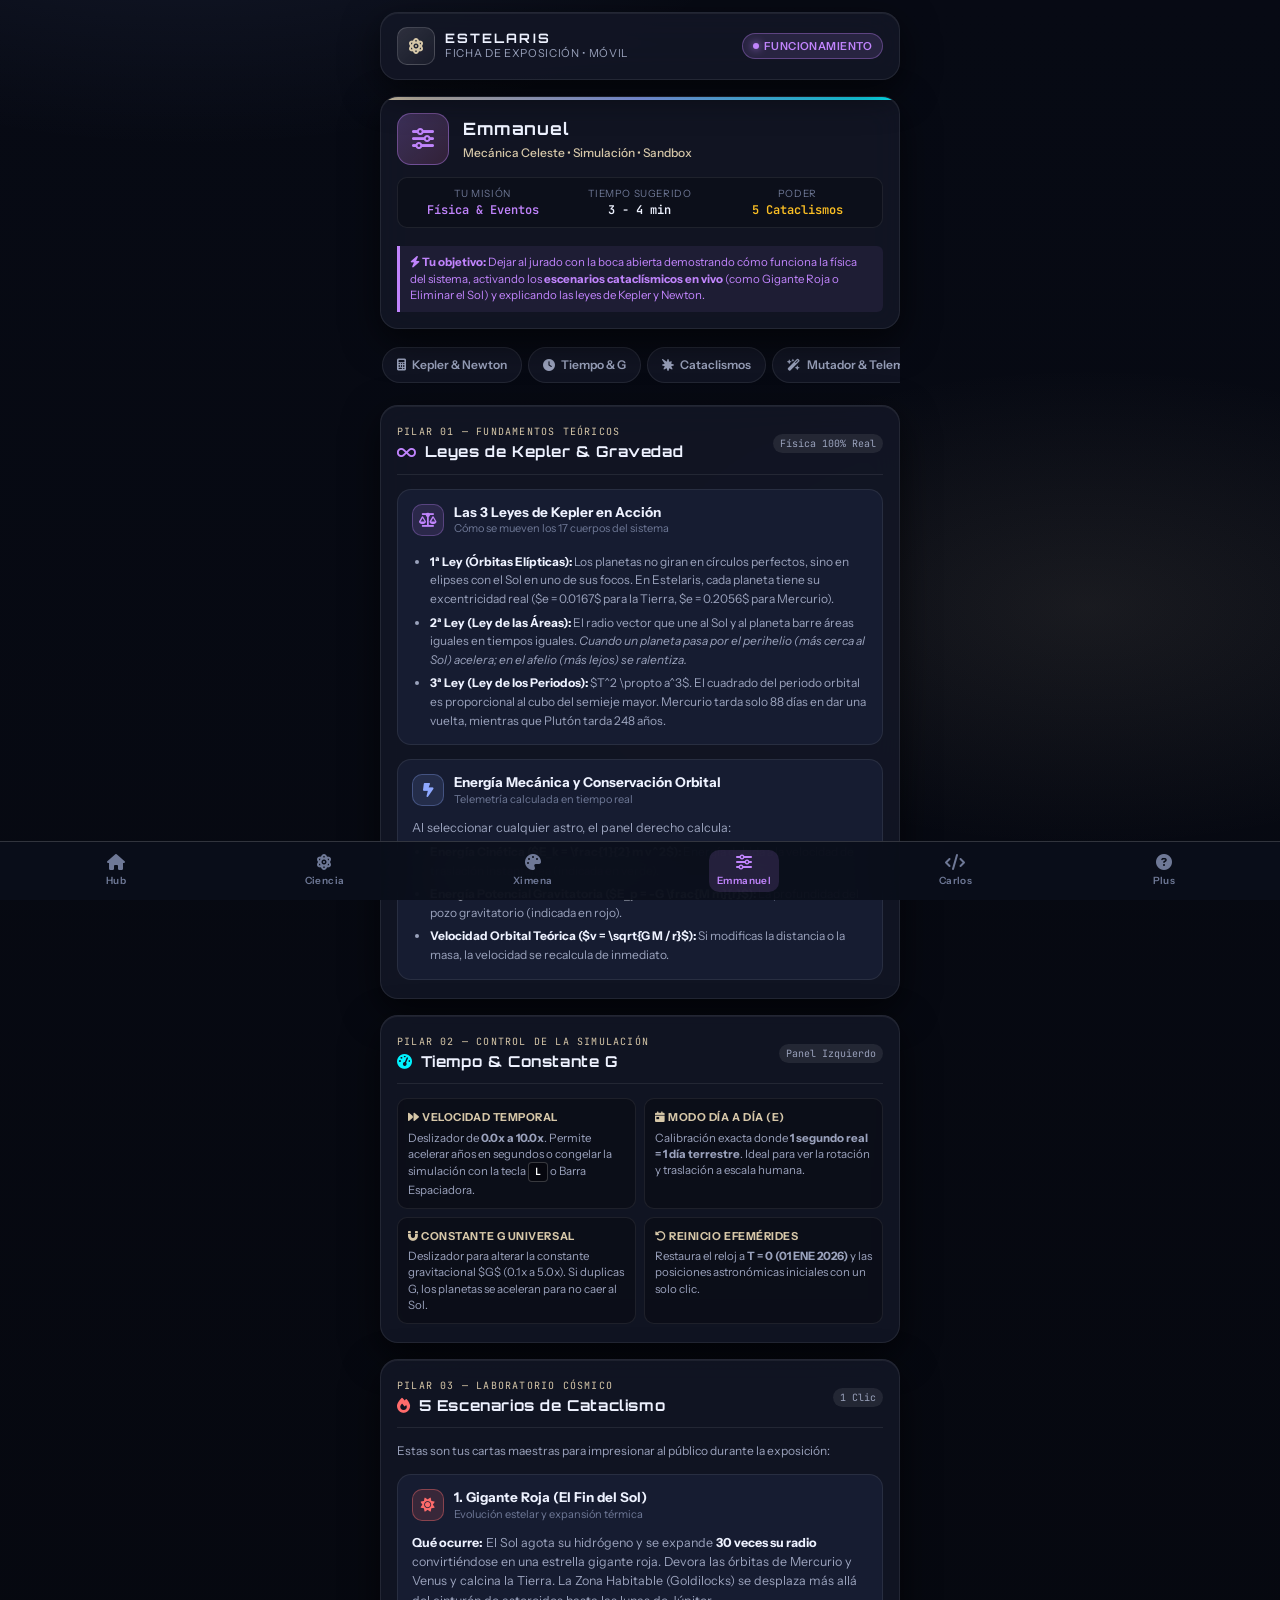
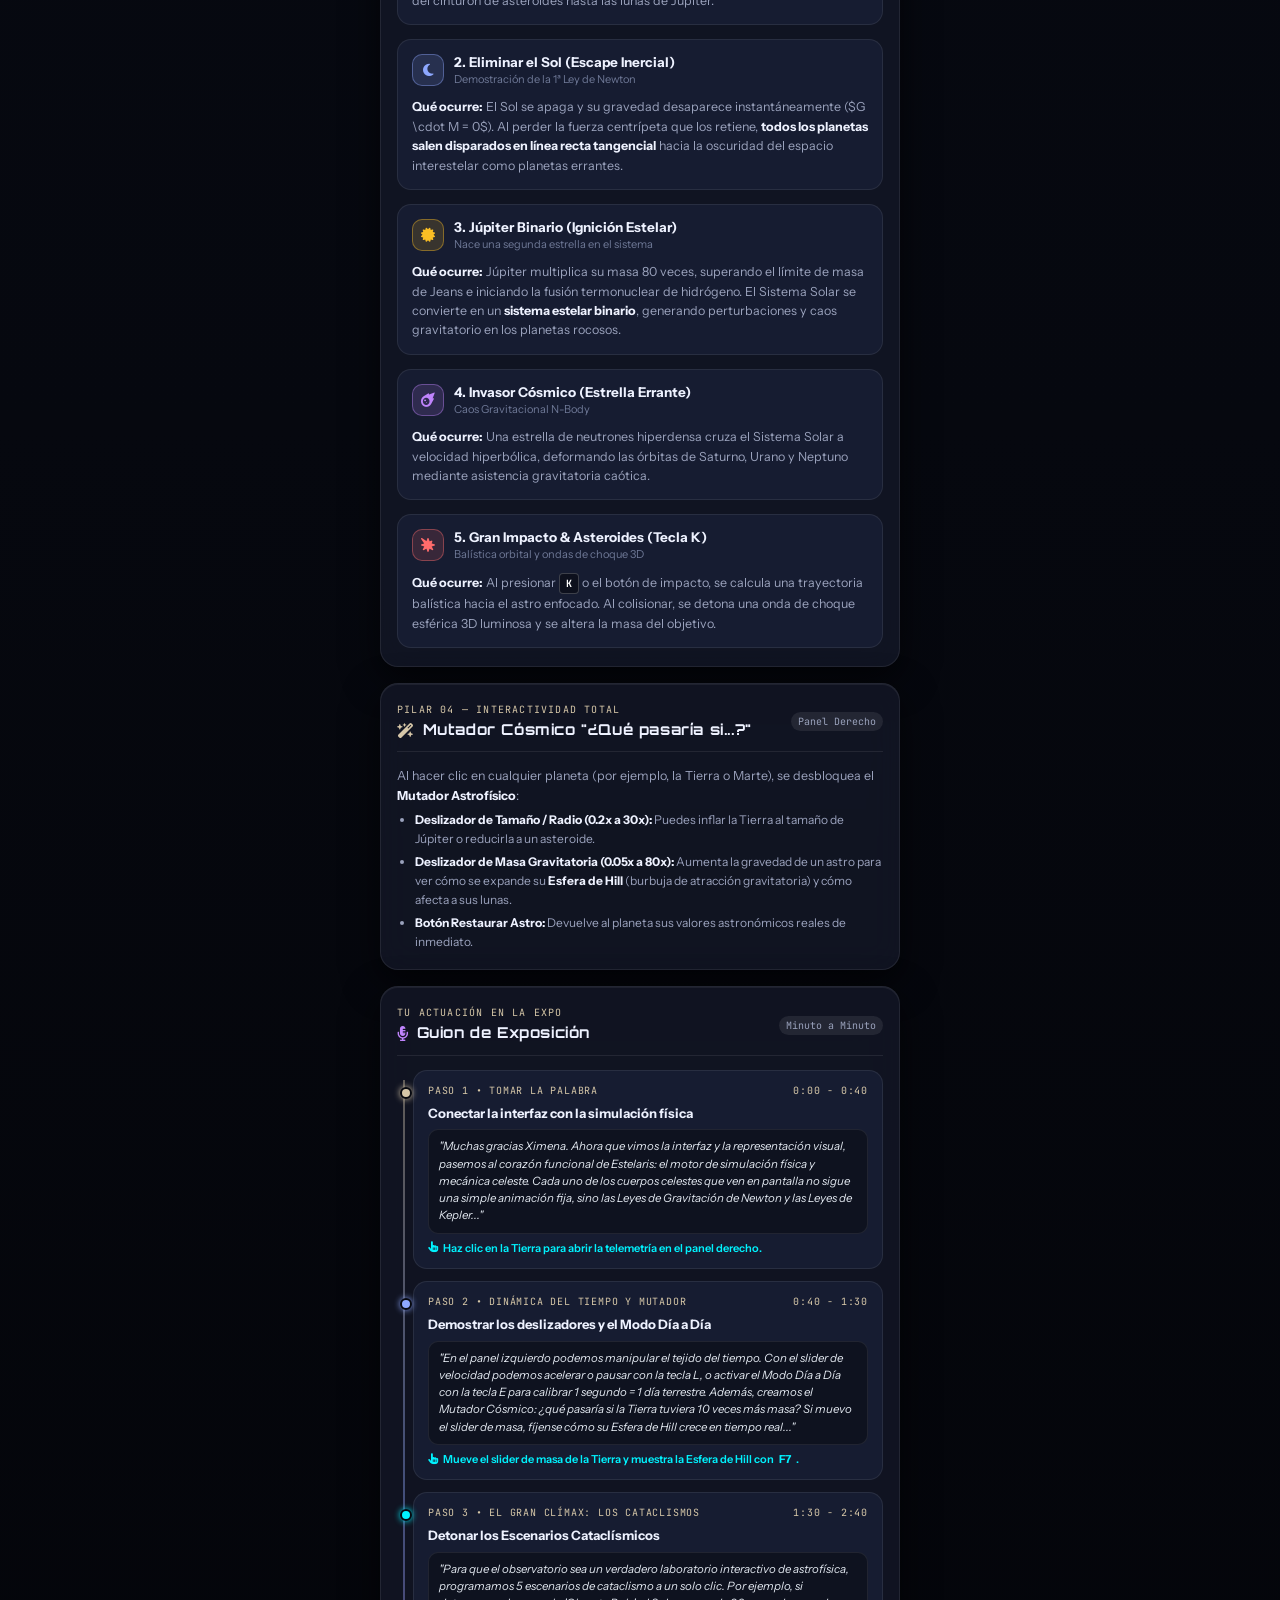
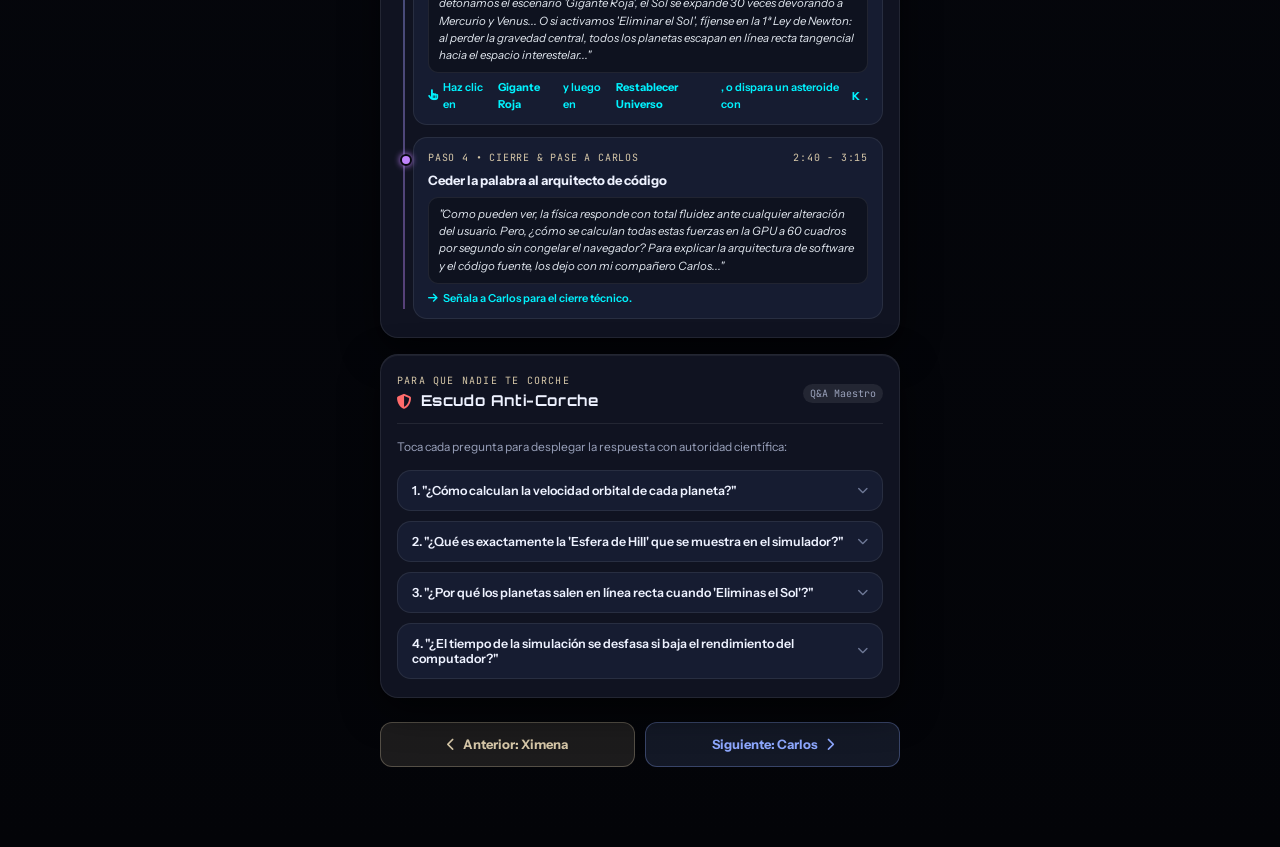
<file: expo/emmanuel.html>
<!DOCTYPE html>
<html lang="es">
<head>
    <meta charset="UTF-8">
    <meta name="viewport" content="width=device-width, initial-scale=1.0, maximum-scale=1.0, user-scalable=no">
    <title>Emmanuel — Rol Funcionamiento & Física | Estelaris Expo</title>
    <link rel="preconnect" href="https://fonts.googleapis.com">
    <link rel="preconnect" href="https://fonts.gstatic.com" crossorigin>
    <link href="https://fonts.googleapis.com/css2?family=Instrument+Sans:wght@400;500;600;700&family=JetBrains+Mono:wght@400;500;700&family=Orbitron:wght@500;700;900&display=swap" rel="stylesheet">
    <link rel="stylesheet" href="https://cdnjs.cloudflare.com/ajax/libs/font-awesome/6.4.0/css/all.min.css">
    <style>
:root {
  --bg-0: #06080f;
  --bg-1: #080c18;
  --surface: rgba(19, 23, 38, 0.85);
  --surface-2: rgba(24, 30, 51, 0.90);
  --surface-strong: rgba(27, 33, 56, 0.98);
  --surface-glass: rgba(19, 23, 38, 0.65);
  --border: rgba(255, 255, 255, 0.08);
  --border-strong: rgba(255, 255, 255, 0.16);
  --border-accent: rgba(214, 199, 168, 0.30);
  --border-blue: rgba(142, 168, 255, 0.30);
  --text-1: #eef2ff;
  --text-2: #9aa2bc;
  --text-3: #6e7896;
  --muted: #8d97b5;
  --accent-sand: #d6c7a8;
  --accent-sand-soft: rgba(214, 199, 168, 0.12);
  --accent-blue: #8ea8ff;
  --accent-blue-soft: rgba(142, 168, 255, 0.12);
  --accent-cyan: #00f2fe;
  --accent-purple: #c084fc;
  --accent-pink: #f472b6;
  --success: #3dd598;
  --danger: #ff6b6b;
  --warning: #fbbf24;
  --radius-xl: 18px;
  --radius-lg: 14px;
  --radius-md: 10px;
  --radius-sm: 6px;
  --radius-pill: 999px;
  --shadow: 0 12px 36px rgba(0, 0, 0, 0.6), 0 1px 0 rgba(255, 255, 255, 0.06) inset;
  --shadow-glow: 0 0 20px rgba(142, 168, 255, 0.15);
  --font-display: 'Orbitron', sans-serif;
  --font-sans: 'Instrument Sans', system-ui, -apple-system, Segoe UI, Roboto, sans-serif;
  --font-mono: 'JetBrains Mono', ui-monospace, monospace;
}
* { box-sizing: border-box; margin: 0; padding: 0; -webkit-tap-highlight-color: transparent; }
html { font-size: 15px; scroll-behavior: smooth; }
body {
  background: 
    radial-gradient(900px 500px at 15% -5%, rgba(142, 168, 255, 0.12), transparent 70%),
    radial-gradient(800px 400px at 85% 15%, rgba(214, 199, 168, 0.09), transparent 60%),
    linear-gradient(180deg, #070a14 0%, #06080f 50%, #030408 100%);
  color: var(--text-1);
  font-family: var(--font-sans);
  line-height: 1.5;
  min-height: 100vh;
  padding: 12px 12px 80px 12px;
  -webkit-font-smoothing: antialiased;
  text-rendering: optimizeLegibility;
}
::-webkit-scrollbar { width: 4px; height: 4px; }
::-webkit-scrollbar-thumb { background: rgba(255, 255, 255, 0.15); border-radius: 4px; }
.expo-app { max-width: 520px; margin: 0 auto; display: flex; flex-direction: column; gap: 16px; }
.expo-header {
  background: var(--surface);
  backdrop-filter: blur(20px);
  -webkit-backdrop-filter: blur(20px);
  border: 1px solid var(--border);
  border-radius: var(--radius-xl);
  padding: 14px 16px;
  box-shadow: var(--shadow);
  position: sticky;
  top: 10px;
  z-index: 100;
}
.header-row { display: flex; align-items: center; justify-content: space-between; gap: 12px; }
.header-brand { display: flex; align-items: center; gap: 10px; text-decoration: none; color: inherit; }
.brand-icon {
  width: 38px; height: 38px; border-radius: var(--radius-md); display: grid; place-items: center;
  background: linear-gradient(135deg, rgba(255, 255, 255, 0.12), rgba(255, 255, 255, 0.03));
  border: 1px solid var(--border-strong); color: var(--accent-sand); font-size: 16px; flex-shrink: 0;
}
.brand-info h1 { font-family: var(--font-display); font-size: 13px; letter-spacing: 0.16em; font-weight: 700; line-height: 1.1; color: var(--text-1); }
.brand-info p { font-size: 11px; color: var(--text-2); text-transform: uppercase; letter-spacing: 0.06em; }
.role-pill {
  display: inline-flex; align-items: center; gap: 5px; padding: 4px 10px; border-radius: var(--radius-pill);
  font-size: 11px; font-weight: 600; letter-spacing: 0.04em; text-transform: uppercase;
  background: var(--accent-blue-soft); border: 1px solid var(--border-blue); color: var(--accent-blue);
}
.role-pill--sand { background: var(--accent-sand-soft); border-color: var(--border-accent); color: var(--accent-sand); }
.role-pill--purple { background: rgba(192, 132, 252, 0.14); border-color: rgba(192, 132, 252, 0.35); color: var(--accent-purple); }
.role-pill--green { background: rgba(61, 213, 152, 0.14); border-color: rgba(61, 213, 152, 0.35); color: var(--success); }
.role-pill .dot { width: 6px; height: 6px; border-radius: 50%; background: currentColor; box-shadow: 0 0 8px currentColor; }
.profile-card {
  background: var(--surface); backdrop-filter: blur(16px); -webkit-backdrop-filter: blur(16px);
  border: 1px solid var(--border); border-radius: var(--radius-xl); padding: 16px; box-shadow: var(--shadow);
  display: flex; flex-direction: column; gap: 12px; position: relative; overflow: hidden;
}
.profile-card::before {
  content: ''; position: absolute; top: 0; left: 0; right: 0; height: 3px;
  background: linear-gradient(90deg, var(--accent-sand), var(--accent-blue), var(--accent-cyan));
}
.profile-header { display: flex; align-items: center; gap: 14px; }
.avatar-bubble {
  width: 52px; height: 52px; border-radius: 14px; display: grid; place-items: center; font-size: 22px; flex-shrink: 0;
  background: linear-gradient(135deg, rgba(142, 168, 255, 0.2), rgba(0, 242, 254, 0.1)); border: 1px solid rgba(142, 168, 255, 0.3); color: var(--accent-blue);
}
.avatar-bubble--sand { background: linear-gradient(135deg, rgba(214, 199, 168, 0.25), rgba(251, 191, 36, 0.1)); border-color: rgba(214, 199, 168, 0.4); color: var(--accent-sand); }
.avatar-bubble--purple { background: linear-gradient(135deg, rgba(192, 132, 252, 0.25), rgba(244, 114, 182, 0.15)); border-color: rgba(192, 132, 252, 0.4); color: var(--accent-purple); }
.avatar-bubble--green { background: linear-gradient(135deg, rgba(61, 213, 152, 0.25), rgba(0, 242, 254, 0.15)); border-color: rgba(61, 213, 152, 0.4); color: var(--success); }
.profile-meta h2 { font-family: var(--font-display); font-size: 17px; color: var(--text-1); letter-spacing: 0.05em; margin-bottom: 2px; }
.profile-meta .role-subtitle { font-size: 12px; color: var(--accent-sand); font-weight: 500; }
.profile-stats-row {
  display: grid; grid-template-columns: repeat(3, 1fr); gap: 8px; background: rgba(0, 0, 0, 0.25);
  border: 1px solid var(--border); border-radius: var(--radius-md); padding: 8px 10px;
}
.profile-stat { display: flex; flex-direction: column; align-items: center; text-align: center; }
.profile-stat-lbl { font-size: 10px; text-transform: uppercase; color: var(--text-3); letter-spacing: 0.06em; }
.profile-stat-val { font-family: var(--font-mono); font-size: 12px; font-weight: 600; color: var(--text-1); }
.quick-nav { display: flex; gap: 6px; overflow-x: auto; padding: 2px 2px 6px 2px; scrollbar-width: none; }
.quick-nav::-webkit-scrollbar { display: none; }
.quick-nav-btn {
  white-space: nowrap; padding: 8px 14px; border-radius: var(--radius-pill); font-size: 12px; font-weight: 600;
  color: var(--text-2); background: var(--surface); border: 1px solid var(--border); text-decoration: none;
  display: flex; align-items: center; gap: 6px; transition: all 0.2s ease;
}
.quick-nav-btn:active, .quick-nav-btn.active { background: var(--accent-blue-soft); color: var(--accent-blue); border-color: var(--border-blue); }
.section-card {
  background: var(--surface); backdrop-filter: blur(16px); -webkit-backdrop-filter: blur(16px);
  border: 1px solid var(--border); border-radius: var(--radius-xl); padding: 18px 16px; box-shadow: var(--shadow);
  display: flex; flex-direction: column; gap: 14px;
}
.section-head { display: flex; align-items: center; justify-content: space-between; border-bottom: 1px solid var(--border); padding-bottom: 10px; }
.section-title-wrap { display: flex; flex-direction: column; gap: 2px; }
.section-eyebrow { font-family: var(--font-mono); font-size: 10px; text-transform: uppercase; letter-spacing: 0.12em; color: var(--accent-sand); }
.section-title { font-family: var(--font-display); font-size: 15px; color: var(--text-1); letter-spacing: 0.04em; display: flex; align-items: center; gap: 8px; }
.section-badge { font-size: 10px; font-family: var(--font-mono); padding: 2px 7px; border-radius: var(--radius-pill); background: rgba(255, 255, 255, 0.08); color: var(--text-2); }
.topic-card { background: var(--surface-2); border: 1px solid var(--border); border-radius: var(--radius-lg); padding: 14px; display: flex; flex-direction: column; gap: 10px; transition: transform 0.15s ease; }
.topic-card-head { display: flex; align-items: flex-start; gap: 10px; }
.topic-icon {
  width: 32px; height: 32px; border-radius: var(--radius-md); display: grid; place-items: center; font-size: 14px; flex-shrink: 0;
  background: rgba(255, 255, 255, 0.06); color: var(--accent-sand); border: 1px solid var(--border);
}
.topic-icon--blue { background: var(--accent-blue-soft); color: var(--accent-blue); border-color: var(--border-blue); }
.topic-icon--cyan { background: rgba(0, 242, 254, 0.12); color: var(--accent-cyan); border-color: rgba(0, 242, 254, 0.3); }
.topic-icon--purple { background: rgba(192, 132, 252, 0.12); color: var(--accent-purple); border-color: rgba(192, 132, 252, 0.3); }
.topic-icon--green { background: rgba(61, 213, 152, 0.12); color: var(--success); border-color: rgba(61, 213, 152, 0.3); }
.topic-title { font-size: 13.5px; font-weight: 700; color: var(--text-1); line-height: 1.25; }
.topic-subtitle { font-size: 11px; color: var(--text-3); }
.topic-body { font-size: 12.5px; color: var(--text-2); line-height: 1.55; }
.topic-body strong { color: var(--text-1); }
.topic-body ul { padding-left: 18px; margin-top: 6px; display: flex; flex-direction: column; gap: 5px; }
.topic-body li { font-size: 12px; }
.highlight-box {
  background: rgba(214, 199, 168, 0.07); border-left: 3px solid var(--accent-sand); border-radius: 0 var(--radius-sm) var(--radius-sm) 0;
  padding: 8px 10px; font-size: 11.5px; color: var(--accent-sand); margin-top: 6px; line-height: 1.45;
}
.highlight-box--blue { background: rgba(142, 168, 255, 0.08); border-left-color: var(--accent-blue); color: var(--accent-blue); }
.highlight-box--green { background: rgba(61, 213, 152, 0.08); border-left-color: var(--success); color: var(--success); }
.highlight-box--purple { background: rgba(192, 132, 252, 0.08); border-left-color: var(--accent-purple); color: var(--accent-purple); }
.highlight-box--danger { background: rgba(255, 107, 107, 0.08); border-left-color: var(--danger); color: #ff9999; }
.timeline { display: flex; flex-direction: column; gap: 12px; position: relative; padding-left: 16px; }
.timeline::before {
  content: ''; position: absolute; top: 10px; bottom: 10px; left: 6px; width: 2px;
  background: linear-gradient(180deg, var(--accent-sand), var(--accent-blue), var(--accent-purple)); opacity: 0.4;
}
.timeline-step {
  position: relative; background: var(--surface-2); border: 1px solid var(--border); border-radius: var(--radius-lg);
  padding: 12px 14px; display: flex; flex-direction: column; gap: 6px;
}
.timeline-step::before {
  content: ''; position: absolute; left: -14px; top: 16px; width: 8px; height: 8px; border-radius: 50%;
  background: var(--accent-sand); border: 2px solid var(--bg-0); box-shadow: 0 0 6px var(--accent-sand);
}
.timeline-step:nth-child(2)::before { background: var(--accent-blue); box-shadow: 0 0 6px var(--accent-blue); }
.timeline-step:nth-child(3)::before { background: var(--accent-cyan); box-shadow: 0 0 6px var(--accent-cyan); }
.timeline-step:nth-child(4)::before { background: var(--accent-purple); box-shadow: 0 0 6px var(--accent-purple); }
.timeline-time { font-family: var(--font-mono); font-size: 10px; color: var(--accent-sand); text-transform: uppercase; letter-spacing: 0.08em; display: flex; justify-content: space-between; }
.timeline-title { font-size: 13px; font-weight: 700; color: var(--text-1); }
.timeline-script { background: rgba(0, 0, 0, 0.35); border: 1px solid var(--border); border-radius: var(--radius-md); padding: 8px 10px; font-size: 11.5px; color: #e2e8f0; font-style: italic; line-height: 1.5; }
.timeline-action { font-size: 11px; color: var(--accent-cyan); display: flex; align-items: center; gap: 5px; font-weight: 600; }
.faq-accordion { display: flex; flex-direction: column; gap: 10px; }
.faq-item { background: var(--surface-2); border: 1px solid var(--border); border-radius: var(--radius-lg); overflow: hidden; transition: all 0.2s ease; }
.faq-question {
  width: 100%; text-align: left; background: transparent; border: none; padding: 12px 14px; display: flex;
  align-items: center; justify-content: space-between; gap: 10px; cursor: pointer; color: var(--text-1);
  font-family: inherit; font-size: 12.5px; font-weight: 600;
}
.faq-question i.chevron { font-size: 11px; color: var(--text-3); transition: transform 0.2s ease; }
.faq-item.open .faq-question i.chevron { transform: rotate(180deg); color: var(--accent-blue); }
.faq-item.open { border-color: var(--border-blue); background: var(--surface-strong); }
.faq-answer { display: none; padding: 0 14px 14px 14px; font-size: 12px; color: var(--text-2); line-height: 1.55; border-top: 1px dashed rgba(255, 255, 255, 0.08); margin-top: 2px; padding-top: 10px; }
.faq-item.open .faq-answer { display: block; }
.pro-tip { background: rgba(61, 213, 152, 0.1); border: 1px solid rgba(61, 213, 152, 0.3); border-radius: var(--radius-md); padding: 6px 10px; margin-top: 8px; font-size: 11px; color: var(--success); display: flex; align-items: center; gap: 6px; }
.expo-bottom-bar {
  position: fixed; bottom: 0; left: 0; right: 0; background: rgba(10, 14, 26, 0.94); backdrop-filter: blur(20px); -webkit-backdrop-filter: blur(20px);
  border-top: 1px solid var(--border-strong); display: flex; justify-content: space-around; align-items: center; padding: 8px 12px calc(8px + env(safe-area-inset-bottom)); z-index: 200;
}
.expo-tab-link {
  display: flex; flex-direction: column; align-items: center; gap: 3px; text-decoration: none; color: var(--text-3);
  font-size: 10px; font-weight: 600; letter-spacing: 0.04em; padding: 4px 8px; border-radius: var(--radius-md); transition: all 0.2s ease; min-width: 64px;
}
.expo-tab-link i { font-size: 16px; }
.expo-tab-link.active { color: var(--accent-sand); background: rgba(214, 199, 168, 0.12); }
.expo-tab-link.active--blue { color: var(--accent-blue); background: rgba(142, 168, 255, 0.14); }
.expo-tab-link.active--purple { color: var(--accent-purple); background: rgba(192, 132, 252, 0.14); }
.expo-tab-link.active--green { color: var(--success); background: rgba(61, 213, 152, 0.14); }
.key-badge { display: inline-flex; align-items: center; justify-content: center; font-family: var(--font-mono); font-size: 10px; font-weight: 700; padding: 2px 6px; border-radius: 4px; background: rgba(0, 0, 0, 0.4); border: 1px solid rgba(255, 255, 255, 0.2); color: #ffffff; min-width: 18px; }
.code-box { background: #04060a; border: 1px solid var(--border); border-radius: var(--radius-md); padding: 10px; font-family: var(--font-mono); font-size: 11px; color: #c9d1d9; overflow-x: auto; line-height: 1.45; }
.code-box .kw { color: #ff7b72; }
.code-box .fn { color: #d2a8ff; }
.code-box .str { color: #a5d6ff; }
.code-box .cm { color: #8b949e; font-style: italic; }
.code-box .num { color: #79c0ff; }
.concept-grid { display: grid; grid-template-columns: repeat(2, 1fr); gap: 8px; }
.concept-cell { background: rgba(0, 0, 0, 0.28); border: 1px solid var(--border); border-radius: var(--radius-md); padding: 10px; display: flex; flex-direction: column; gap: 4px; }
.concept-cell-title { font-size: 11px; font-weight: 700; color: var(--accent-sand); text-transform: uppercase; letter-spacing: 0.05em; }
.concept-cell-desc { font-size: 11.5px; color: var(--text-2); line-height: 1.4; }
    </style>
</head>
<body>

    <div class="expo-app">
        <!-- Header Móvil Fijo -->
        <header class="expo-header">
            <div class="header-row">
                <a href="index.html" class="header-brand">
                    <div class="brand-icon"><i class="fa-solid fa-atom"></i></div>
                    <div class="brand-info">
                        <h1>ESTELARIS</h1>
                        <p>Ficha de Exposición &bull; Móvil</p>
                    </div>
                </a>
                <span class="role-pill role-pill--purple">
                    <span class="dot"></span> FUNCIONAMIENTO
                </span>
            </div>
        </header>

        <!-- Banner de Perfil de Emmanuel -->
        <section class="profile-card">
            <div class="profile-header">
                <div class="avatar-bubble avatar-bubble--purple">
                    <i class="fa-solid fa-sliders"></i>
                </div>
                <div class="profile-meta">
                    <h2>Emmanuel</h2>
                    <div class="role-subtitle">Mecánica Celeste &bull; Simulación &bull; Sandbox</div>
                </div>
            </div>

            <div class="profile-stats-row">
                <div class="profile-stat">
                    <span class="profile-stat-lbl">Tu Misión</span>
                    <span class="profile-stat-val" style="color:var(--accent-purple);">Física & Eventos</span>
                </div>
                <div class="profile-stat">
                    <span class="profile-stat-lbl">Tiempo sugerido</span>
                    <span class="profile-stat-val">3 - 4 min</span>
                </div>
                <div class="profile-stat">
                    <span class="profile-stat-lbl">Poder</span>
                    <span class="profile-stat-val" style="color:var(--warning);">5 Cataclismos</span>
                </div>
            </div>

            <div class="highlight-box highlight-box--purple">
                <i class="fa-solid fa-bolt"></i> <strong>Tu objetivo:</strong> Dejar al jurado con la boca abierta demostrando cómo funciona la física del sistema, activando los <strong>escenarios cataclísmicos en vivo</strong> (como Gigante Roja o Eliminar el Sol) y explicando las leyes de Kepler y Newton.
            </div>
        </section>

        <!-- Navegación Rápida de Temas -->
        <nav class="quick-nav" aria-label="Temas rápidos">
            <a href="#fisica" class="quick-nav-btn"><i class="fa-solid fa-calculator"></i> Kepler & Newton</a>
            <a href="#tiempo" class="quick-nav-btn"><i class="fa-solid fa-clock"></i> Tiempo & G</a>
            <a href="#cataclismos" class="quick-nav-btn"><i class="fa-solid fa-burst"></i> Cataclismos</a>
            <a href="#mutador" class="quick-nav-btn"><i class="fa-solid fa-wand-magic-sparkles"></i> Mutador & Telemetría</a>
            <a href="#guion" class="quick-nav-btn"><i class="fa-solid fa-microphone-lines"></i> Tu Guion</a>
            <a href="#anticorche" class="quick-nav-btn"><i class="fa-solid fa-shield-halved"></i> Anti-Corche</a>
        </nav>

        <!-- SECCIÓN 1: FÍSICA Y MECÁNICA CELESTE -->
        <article class="section-card" id="fisica">
            <div class="section-head">
                <div class="section-title-wrap">
                    <span class="section-eyebrow">Pilar 01 — Fundamentos Teóricos</span>
                    <h3 class="section-title"><i class="fa-solid fa-infinity" style="color:var(--accent-purple);"></i> Leyes de Kepler & Gravedad</h3>
                </div>
                <span class="section-badge">Física 100% Real</span>
            </div>

            <div class="topic-card">
                <div class="topic-card-head">
                    <div class="topic-icon topic-icon--purple"><i class="fa-solid fa-scale-balanced"></i></div>
                    <div>
                        <div class="topic-title">Las 3 Leyes de Kepler en Acción</div>
                        <div class="topic-subtitle">Cómo se mueven los 17 cuerpos del sistema</div>
                    </div>
                </div>
                <div class="topic-body">
                    <ul>
                        <li><strong>1ª Ley (Órbitas Elípticas):</strong> Los planetas no giran en círculos perfectos, sino en elipses con el Sol en uno de sus focos. En Estelaris, cada planeta tiene su excentricidad real ($e = 0.0167$ para la Tierra, $e = 0.2056$ para Mercurio).</li>
                        <li><strong>2ª Ley (Ley de las Áreas):</strong> El radio vector que une al Sol y al planeta barre áreas iguales en tiempos iguales. <em>Cuando un planeta pasa por el perihelio (más cerca al Sol) acelera; en el afelio (más lejos) se ralentiza.</em></li>
                        <li><strong>3ª Ley (Ley de los Periodos):</strong> $T^2 \propto a^3$. El cuadrado del periodo orbital es proporcional al cubo del semieje mayor. Mercurio tarda solo 88 días en dar una vuelta, mientras que Plutón tarda 248 años.</li>
                    </ul>
                </div>
            </div>

            <div class="topic-card">
                <div class="topic-card-head">
                    <div class="topic-icon topic-icon--blue"><i class="fa-solid fa-bolt-lightning"></i></div>
                    <div>
                        <div class="topic-title">Energía Mecánica y Conservación Orbital</div>
                        <div class="topic-subtitle">Telemetría calculada en tiempo real</div>
                    </div>
                </div>
                <div class="topic-body">
                    Al seleccionar cualquier astro, el panel derecho calcula:
                    <ul>
                        <li><strong>Energía Cinética ($E_k = \frac{1}{2} m v^2$):</strong> Energía debida a la velocidad de traslación instantánea (indicada en verde).</li>
                        <li><strong>Energía Potencial Gravitatoria ($E_p = -G \frac{M m}{r}$):</strong> La profundidad del pozo gravitatorio (indicada en rojo).</li>
                        <li><strong>Velocidad Orbital Teórica ($v = \sqrt{G M / r}$):</strong> Si modificas la distancia o la masa, la velocidad se recalcula de inmediato.</li>
                    </ul>
                </div>
            </div>
        </article>

        <!-- SECCIÓN 2: CONTROL TEMPORAL Y CONSTANTES -->
        <article class="section-card" id="tiempo">
            <div class="section-head">
                <div class="section-title-wrap">
                    <span class="section-eyebrow">Pilar 02 — Control de la Simulación</span>
                    <h3 class="section-title"><i class="fa-solid fa-gauge-high" style="color:var(--accent-cyan);"></i> Tiempo & Constante G</h3>
                </div>
                <span class="section-badge">Panel Izquierdo</span>
            </div>

            <div class="concept-grid">
                <div class="concept-cell">
                    <div class="concept-cell-title"><i class="fa-solid fa-forward"></i> Velocidad Temporal</div>
                    <div class="concept-cell-desc">
                        Deslizador de <strong>0.0x a 10.0x</strong>. Permite acelerar años en segundos o congelar la simulación con la tecla <span class="key-badge">L</span> o Barra Espaciadora.
                    </div>
                </div>
                <div class="concept-cell">
                    <div class="concept-cell-title"><i class="fa-solid fa-calendar-day"></i> Modo Día a Día (E)</div>
                    <div class="concept-cell-desc">
                        Calibración exacta donde <strong>1 segundo real = 1 día terrestre</strong>. Ideal para ver la rotación y traslación a escala humana.
                    </div>
                </div>
                <div class="concept-cell">
                    <div class="concept-cell-title"><i class="fa-solid fa-magnet"></i> Constante G Universal</div>
                    <div class="concept-cell-desc">
                        Deslizador para alterar la constante gravitacional $G$ (0.1x a 5.0x). Si duplicas G, los planetas se aceleran para no caer al Sol.
                    </div>
                </div>
                <div class="concept-cell">
                    <div class="concept-cell-title"><i class="fa-solid fa-rotate-left"></i> Reinicio Efemérides</div>
                    <div class="concept-cell-desc">
                        Restaura el reloj a <strong>T = 0 (01 ENE 2026)</strong> y las posiciones astronómicas iniciales con un solo clic.
                    </div>
                </div>
            </div>
        </article>

        <!-- SECCIÓN 3: ESCENARIOS CATACLÍSMICOS (SANDBOX) -->
        <article class="section-card" id="cataclismos">
            <div class="section-head">
                <div class="section-title-wrap">
                    <span class="section-eyebrow">Pilar 03 — Laboratorio Cósmico</span>
                    <h3 class="section-title"><i class="fa-solid fa-fire" style="color:var(--danger);"></i> 5 Escenarios de Cataclismo</h3>
                </div>
                <span class="section-badge">1 Clic</span>
            </div>

            <p style="font-size:12px; color:var(--text-2);">Estas son tus cartas maestras para impresionar al público durante la exposición:</p>

            <div class="topic-card">
                <div class="topic-card-head">
                    <div class="topic-icon" style="background:rgba(255,107,107,0.15); color:var(--danger); border-color:rgba(255,107,107,0.4);"><i class="fa-solid fa-sun"></i></div>
                    <div>
                        <div class="topic-title">1. Gigante Roja (El Fin del Sol)</div>
                        <div class="topic-subtitle">Evolución estelar y expansión térmica</div>
                    </div>
                </div>
                <div class="topic-body">
                    <strong>Qué ocurre:</strong> El Sol agota su hidrógeno y se expande <strong>30 veces su radio</strong> convirtiéndose en una estrella gigante roja. Devora las órbitas de Mercurio y Venus y calcina la Tierra. La Zona Habitable (Goldilocks) se desplaza más allá del cinturón de asteroides hasta las lunas de Júpiter.
                </div>
            </div>

            <div class="topic-card">
                <div class="topic-card-head">
                    <div class="topic-icon" style="background:rgba(142,168,255,0.15); color:var(--accent-blue); border-color:rgba(142,168,255,0.4);"><i class="fa-solid fa-moon"></i></div>
                    <div>
                        <div class="topic-title">2. Eliminar el Sol (Escape Inercial)</div>
                        <div class="topic-subtitle">Demostración de la 1ª Ley de Newton</div>
                    </div>
                </div>
                <div class="topic-body">
                    <strong>Qué ocurre:</strong> El Sol se apaga y su gravedad desaparece instantáneamente ($G \cdot M = 0$). Al perder la fuerza centrípeta que los retiene, <strong>todos los planetas salen disparados en línea recta tangencial</strong> hacia la oscuridad del espacio interestelar como planetas errantes.
                </div>
            </div>

            <div class="topic-card">
                <div class="topic-card-head">
                    <div class="topic-icon" style="background:rgba(251,191,36,0.15); color:var(--warning); border-color:rgba(251,191,36,0.4);"><i class="fa-solid fa-certificate"></i></div>
                    <div>
                        <div class="topic-title">3. Júpiter Binario (Ignición Estelar)</div>
                        <div class="topic-subtitle">Nace una segunda estrella en el sistema</div>
                    </div>
                </div>
                <div class="topic-body">
                    <strong>Qué ocurre:</strong> Júpiter multiplica su masa 80 veces, superando el límite de masa de Jeans e iniciando la fusión termonuclear de hidrógeno. El Sistema Solar se convierte en un <strong>sistema estelar binario</strong>, generando perturbaciones y caos gravitatorio en los planetas rocosos.
                </div>
            </div>

            <div class="topic-card">
                <div class="topic-card-head">
                    <div class="topic-icon" style="background:rgba(192,132,252,0.15); color:var(--accent-purple); border-color:rgba(192,132,252,0.4);"><i class="fa-solid fa-meteor"></i></div>
                    <div>
                        <div class="topic-title">4. Invasor Cósmico (Estrella Errante)</div>
                        <div class="topic-subtitle">Caos Gravitacional N-Body</div>
                    </div>
                </div>
                <div class="topic-body">
                    <strong>Qué ocurre:</strong> Una estrella de neutrones hiperdensa cruza el Sistema Solar a velocidad hiperbólica, deformando las órbitas de Saturno, Urano y Neptuno mediante asistencia gravitatoria caótica.
                </div>
            </div>

            <div class="topic-card">
                <div class="topic-card-head">
                    <div class="topic-icon" style="background:rgba(255,107,107,0.15); color:var(--danger); border-color:rgba(255,107,107,0.4);"><i class="fa-solid fa-burst"></i></div>
                    <div>
                        <div class="topic-title">5. Gran Impacto & Asteroides (Tecla K)</div>
                        <div class="topic-subtitle">Balística orbital y ondas de choque 3D</div>
                    </div>
                </div>
                <div class="topic-body">
                    <strong>Qué ocurre:</strong> Al presionar <span class="key-badge">K</span> o el botón de impacto, se calcula una trayectoria balística hacia el astro enfocado. Al colisionar, se detona una onda de choque esférica 3D luminosa y se altera la masa del objetivo.
                </div>
            </div>
        </article>

        <!-- SECCIÓN 4: MUTADOR CÓSMICO & TELEMETRÍA -->
        <article class="section-card" id="mutador">
            <div class="section-head">
                <div class="section-title-wrap">
                    <span class="section-eyebrow">Pilar 04 — Interactividad Total</span>
                    <h3 class="section-title"><i class="fa-solid fa-wand-magic-sparkles" style="color:var(--accent-sand);"></i> Mutador Cósmico "¿Qué pasaría si...?"</h3>
                </div>
                <span class="section-badge">Panel Derecho</span>
            </div>

            <div class="topic-body" style="font-size:12.5px; color:var(--text-2);">
                Al hacer clic en cualquier planeta (por ejemplo, la Tierra o Marte), se desbloquea el <strong>Mutador Astrofísico</strong>:
                <ul>
                    <li><strong>Deslizador de Tamaño / Radio (0.2x a 30x):</strong> Puedes inflar la Tierra al tamaño de Júpiter o reducirla a un asteroide.</li>
                    <li><strong>Deslizador de Masa Gravitatoria (0.05x a 80x):</strong> Aumenta la gravedad de un astro para ver cómo se expande su <strong>Esfera de Hill</strong> (burbuja de atracción gravitatoria) y cómo afecta a sus lunas.</li>
                    <li><strong>Botón Restaurar Astro:</strong> Devuelve al planeta sus valores astronómicos reales de inmediato.</li>
                </ul>
            </div>
        </article>

        <!-- SECCIÓN 5: GUION PASO A PASO PARA EMMANUEL -->
        <article class="section-card" id="guion">
            <div class="section-head">
                <div class="section-title-wrap">
                    <span class="section-eyebrow">Tu Actuación en la Expo</span>
                    <h3 class="section-title"><i class="fa-solid fa-microphone-lines" style="color:var(--accent-purple);"></i> Guion de Exposición</h3>
                </div>
                <span class="section-badge">Minuto a Minuto</span>
            </div>

            <div class="timeline">
                <div class="timeline-step">
                    <div class="timeline-time">
                        <span>Paso 1 &bull; Tomar la palabra</span>
                        <span>0:00 - 0:40</span>
                    </div>
                    <div class="timeline-title">Conectar la interfaz con la simulación física</div>
                    <div class="timeline-script">
                        "Muchas gracias Ximena. Ahora que vimos la interfaz y la representación visual, pasemos al corazón funcional de Estelaris: el motor de simulación física y mecánica celeste. Cada uno de los cuerpos celestes que ven en pantalla no sigue una simple animación fija, sino las Leyes de Gravitación de Newton y las Leyes de Kepler..."
                    </div>
                    <div class="timeline-action">
                        <i class="fa-solid fa-hand-pointer"></i> Haz clic en la Tierra para abrir la telemetría en el panel derecho.
                    </div>
                </div>

                <div class="timeline-step">
                    <div class="timeline-time">
                        <span>Paso 2 &bull; Dinámica del Tiempo y Mutador</span>
                        <span>0:40 - 1:30</span>
                    </div>
                    <div class="timeline-title">Demostrar los deslizadores y el Modo Día a Día</div>
                    <div class="timeline-script">
                        "En el panel izquierdo podemos manipular el tejido del tiempo. Con el slider de velocidad podemos acelerar o pausar con la tecla L, o activar el Modo Día a Día con la tecla E para calibrar 1 segundo = 1 día terrestre. Además, creamos el Mutador Cósmico: ¿qué pasaría si la Tierra tuviera 10 veces más masa? Si muevo el slider de masa, fíjense cómo su Esfera de Hill crece en tiempo real..."
                    </div>
                    <div class="timeline-action">
                        <i class="fa-solid fa-hand-pointer"></i> Mueve el slider de masa de la Tierra y muestra la Esfera de Hill con <strong>F7</strong>.
                    </div>
                </div>

                <div class="timeline-step">
                    <div class="timeline-time">
                        <span>Paso 3 &bull; El Gran Clímax: Los Cataclismos</span>
                        <span>1:30 - 2:40</span>
                    </div>
                    <div class="timeline-title">Detonar los Escenarios Cataclísmicos</div>
                    <div class="timeline-script">
                        "Para que el observatorio sea un verdadero laboratorio interactivo de astrofísica, programamos 5 escenarios de cataclismo a un solo clic. Por ejemplo, si detonamos el escenario 'Gigante Roja', el Sol se expande 30 veces devorando a Mercurio y Venus... O si activamos 'Eliminar el Sol', fíjense en la 1ª Ley de Newton: al perder la gravedad central, todos los planetas escapan en línea recta tangencial hacia el espacio interestelar..."
                    </div>
                    <div class="timeline-action">
                        <i class="fa-solid fa-hand-pointer"></i> Haz clic en <strong>Gigante Roja</strong> y luego en <strong>Restablecer Universo</strong>, o dispara un asteroide con <strong>K</strong>.
                    </div>
                </div>

                <div class="timeline-step">
                    <div class="timeline-time">
                        <span>Paso 4 &bull; Cierre & Pase a Carlos</span>
                        <span>2:40 - 3:15</span>
                    </div>
                    <div class="timeline-title">Ceder la palabra al arquitecto de código</div>
                    <div class="timeline-script">
                        "Como pueden ver, la física responde con total fluidez ante cualquier alteración del usuario. Pero, ¿cómo se calculan todas estas fuerzas en la GPU a 60 cuadros por segundo sin congelar el navegador? Para explicar la arquitectura de software y el código fuente, los dejo con mi compañero Carlos..."
                    </div>
                    <div class="timeline-action">
                        <i class="fa-solid fa-arrow-right"></i> Señala a Carlos para el cierre técnico.
                    </div>
                </div>
            </div>
        </article>

        <!-- SECCIÓN 6: BANCO ANTI-CORCHE PARA EMMANUEL -->
        <article class="section-card" id="anticorche">
            <div class="section-head">
                <div class="section-title-wrap">
                    <span class="section-eyebrow">Para que nadie te corche</span>
                    <h3 class="section-title"><i class="fa-solid fa-shield-halved" style="color:var(--danger);"></i> Escudo Anti-Corche</h3>
                </div>
                <span class="section-badge">Q&A Maestro</span>
            </div>

            <p style="font-size:12px; color:var(--text-2);">Toca cada pregunta para desplegar la respuesta con autoridad científica:</p>

            <div class="faq-accordion">
                <div class="faq-item">
                    <button class="faq-question" onclick="this.parentElement.classList.toggle('open')">
                        <span>1. "¿Cómo calculan la velocidad orbital de cada planeta?"</span>
                        <i class="fa-solid fa-chevron-down chevron"></i>
                    </button>
                    <div class="faq-answer">
                        <strong>Respuesta Maestra:</strong> "La velocidad orbital se rige por la ecuación de equilibrio entre la fuerza centrípeta y la atracción gravitatoria newtoniana: $v = \sqrt{G \frac{M}{r}}$. En órbitas elípticas utilizamos la ecuación de conservación vis-viva: $v^2 = G M \left(\frac{2}{r} - \frac{1}{a}\right)$, donde $r$ es la distancia instantánea y $a$ es el semieje mayor de la elipse. Por eso Mercurio vuela a casi 47 km/s mientras que Neptuno orbita a apenas 5.4 km/s."
                    </div>
                </div>

                <div class="faq-item">
                    <button class="faq-question" onclick="this.parentElement.classList.toggle('open')">
                        <span>2. "¿Qué es exactamente la 'Esfera de Hill' que se muestra en el simulador?"</span>
                        <i class="fa-solid fa-chevron-down chevron"></i>
                    </button>
                    <div class="faq-answer">
                        <strong>Respuesta Maestra:</strong> "La Esfera de Hill es la región espacial esférica alrededor de un cuerpo astronómico (como la Tierra o Júpiter) donde su atracción gravitatoria supera a la del Sol. Se calcula aproximadamente como $r_H \approx a \sqrt[3]{\frac{m}{3M}}$. Cualquier luna o satélite dentro de esa esfera permanecerá en órbita; si sale de ella, el Sol lo arrebatará. En nuestro simulador, si aumentas la masa del planeta con el slider, la Esfera de Hill crece visualmente en 3D en tiempo real."
                    </div>
                </div>

                <div class="faq-item">
                    <button class="faq-question" onclick="this.parentElement.classList.toggle('open')">
                        <span>3. "¿Por qué los planetas salen en línea recta cuando 'Eliminas el Sol'?"</span>
                        <i class="fa-solid fa-chevron-down chevron"></i>
                    </button>
                    <div class="faq-answer">
                        <strong>Respuesta Maestra:</strong> "Por la <strong>Primera Ley de Newton o Principio de Inercia</strong>: todo cuerpo permanece en movimiento rectilíneo uniforme a menos que una fuerza externa neta actúe sobre él. La órbita elíptica existe porque la gravedad del Sol ejerce una aceleración centrípeta continua que curva su trayectoria. Al eliminar la masa del Sol ($M = 0$), la fuerza gravitatoria cae a cero instantáneamente y el planeta continúa moviéndose en la dirección del vector velocidad tangencial que tenía en ese milisegundo exacto."
                    </div>
                </div>

                <div class="faq-item">
                    <button class="faq-question" onclick="this.parentElement.classList.toggle('open')">
                        <span>4. "¿El tiempo de la simulación se desfasa si baja el rendimiento del computador?"</span>
                        <i class="fa-solid fa-chevron-down chevron"></i>
                    </button>
                    <div class="faq-answer">
                        <strong>Respuesta Maestra:</strong> "No, porque no avanzamos el tiempo sumando un número fijo por frame, sino utilizando <strong>Delta Time ($\Delta t$)</strong> mediante <code>performance.now()</code>. Si los FPS bajan de 60 a 30 por una carga pesada, el motor calcula el tiempo real transcurrido entre cuadros y compensa la posición orbital, garantizando que 1 año simulado dure exactamente lo mismo independientemente del hardware."
                    </div>
                </div>
            </div>
        </article>

        <!-- Botones de Acción Rápida -->
        <div style="display:flex; gap:10px; margin-top:8px;">
            <a href="ximena.html" class="btn btn--secondary" style="flex:1; text-align:center; text-decoration:none; display:flex; align-items:center; justify-content:center; gap:8px; padding:12px; border-radius:12px; background:rgba(214,199,168,0.12); border:1px solid rgba(214,199,168,0.3); color:var(--accent-sand); font-weight:700; font-size:13px;">
                <i class="fa-solid fa-chevron-left"></i> Anterior: Ximena
            </a>
            <a href="carlos.html" class="btn btn--secondary" style="flex:1; text-align:center; text-decoration:none; display:flex; align-items:center; justify-content:center; gap:8px; padding:12px; border-radius:12px; background:rgba(142,168,255,0.12); border:1px solid rgba(142,168,255,0.3); color:var(--accent-blue); font-weight:700; font-size:13px;">
                Siguiente: Carlos <i class="fa-solid fa-chevron-right"></i>
            </a>
        </div>

    </div>

    <!-- Barra Inferior Fija para Smartphone -->
    <nav class="expo-bottom-bar" aria-label="Navegación de roles">
        <a href="index.html" class="expo-tab-link">
            <i class="fa-solid fa-house"></i>
            <span>Hub</span>
        </a>
        <a href="ciencia.html" class="expo-tab-link">
            <i class="fa-solid fa-atom"></i>
            <span>Ciencia</span>
        </a>
        <a href="ximena.html" class="expo-tab-link">
            <i class="fa-solid fa-palette"></i>
            <span>Ximena</span>
        </a>
        <a href="emmanuel.html" class="expo-tab-link active--purple">
            <i class="fa-solid fa-sliders"></i>
            <span>Emmanuel</span>
        </a>
        <a href="carlos.html" class="expo-tab-link">
            <i class="fa-solid fa-code"></i>
            <span>Carlos</span>
        </a>
        <a href="carlos_identidad.html" class="expo-tab-link">
            <i class="fa-solid fa-circle-question"></i>
            <span>Plus</span>
        </a>
    </nav>

</body>
</html>
</file>
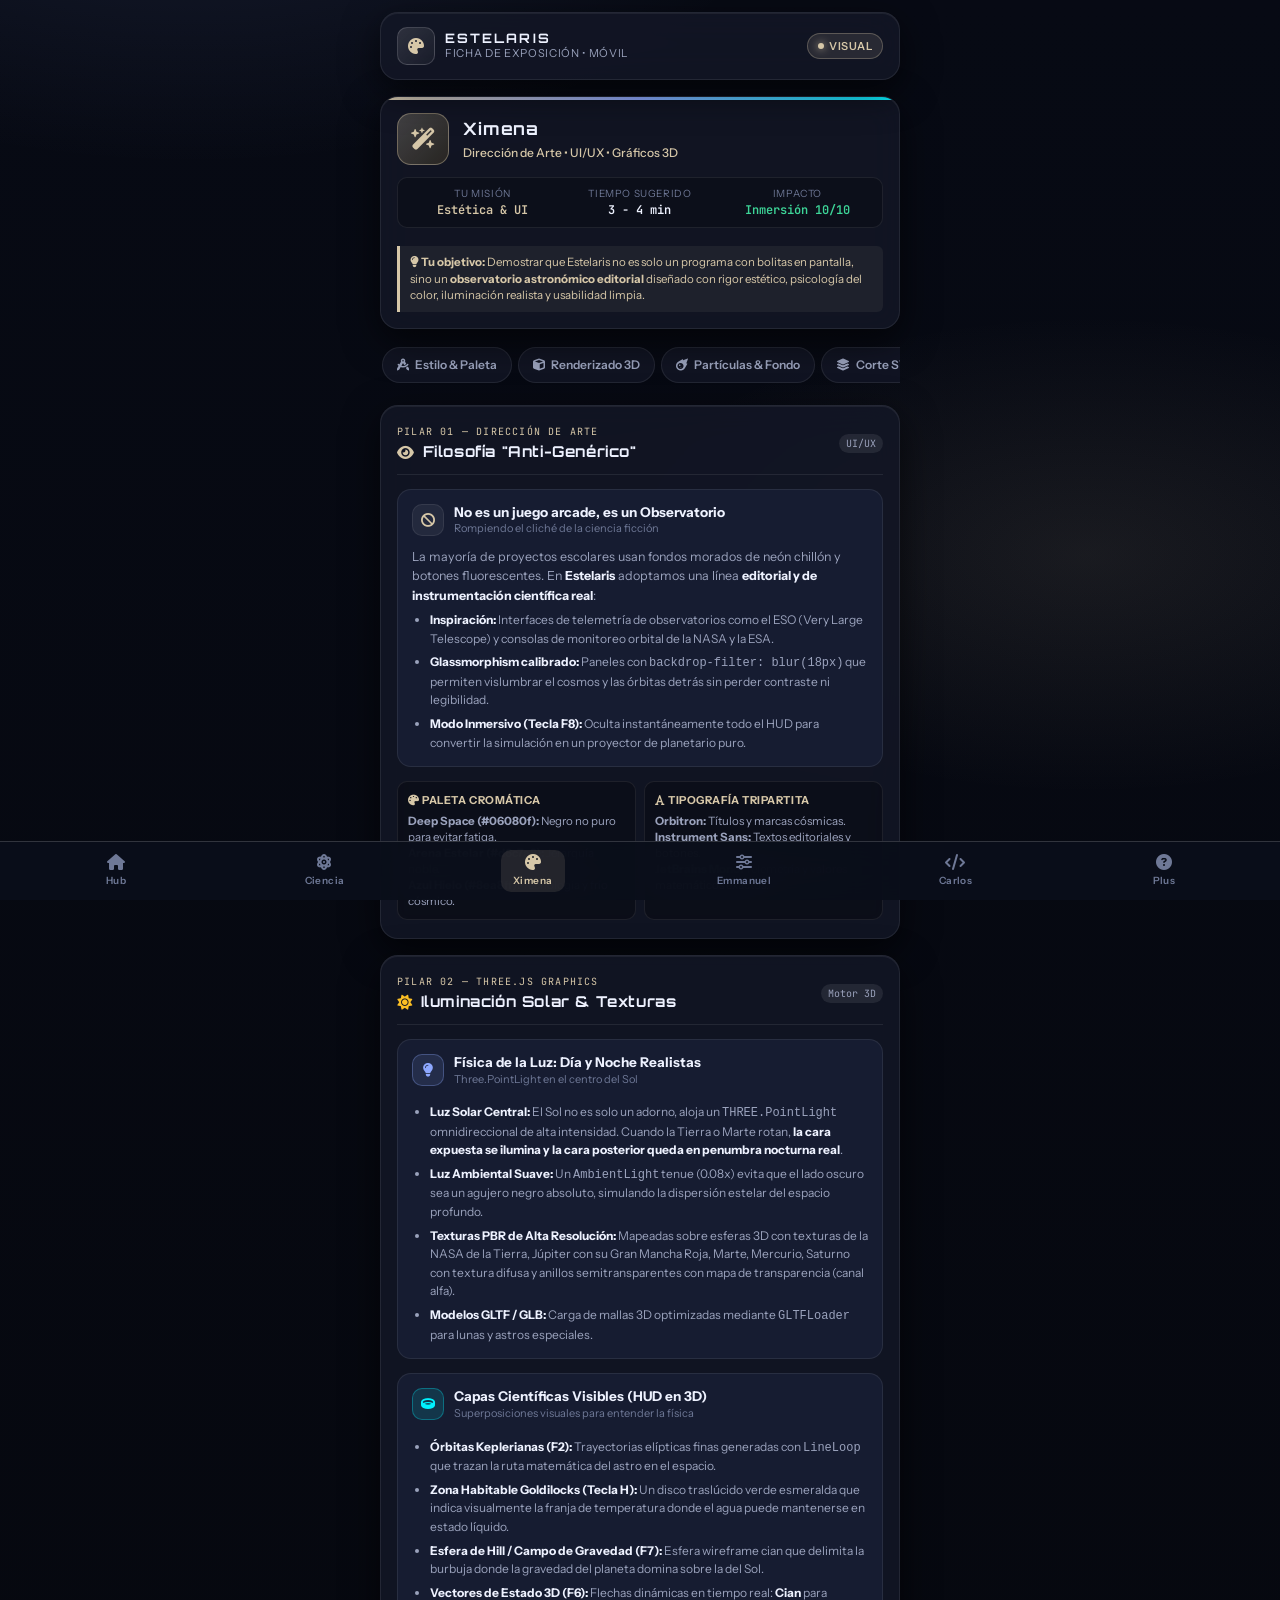
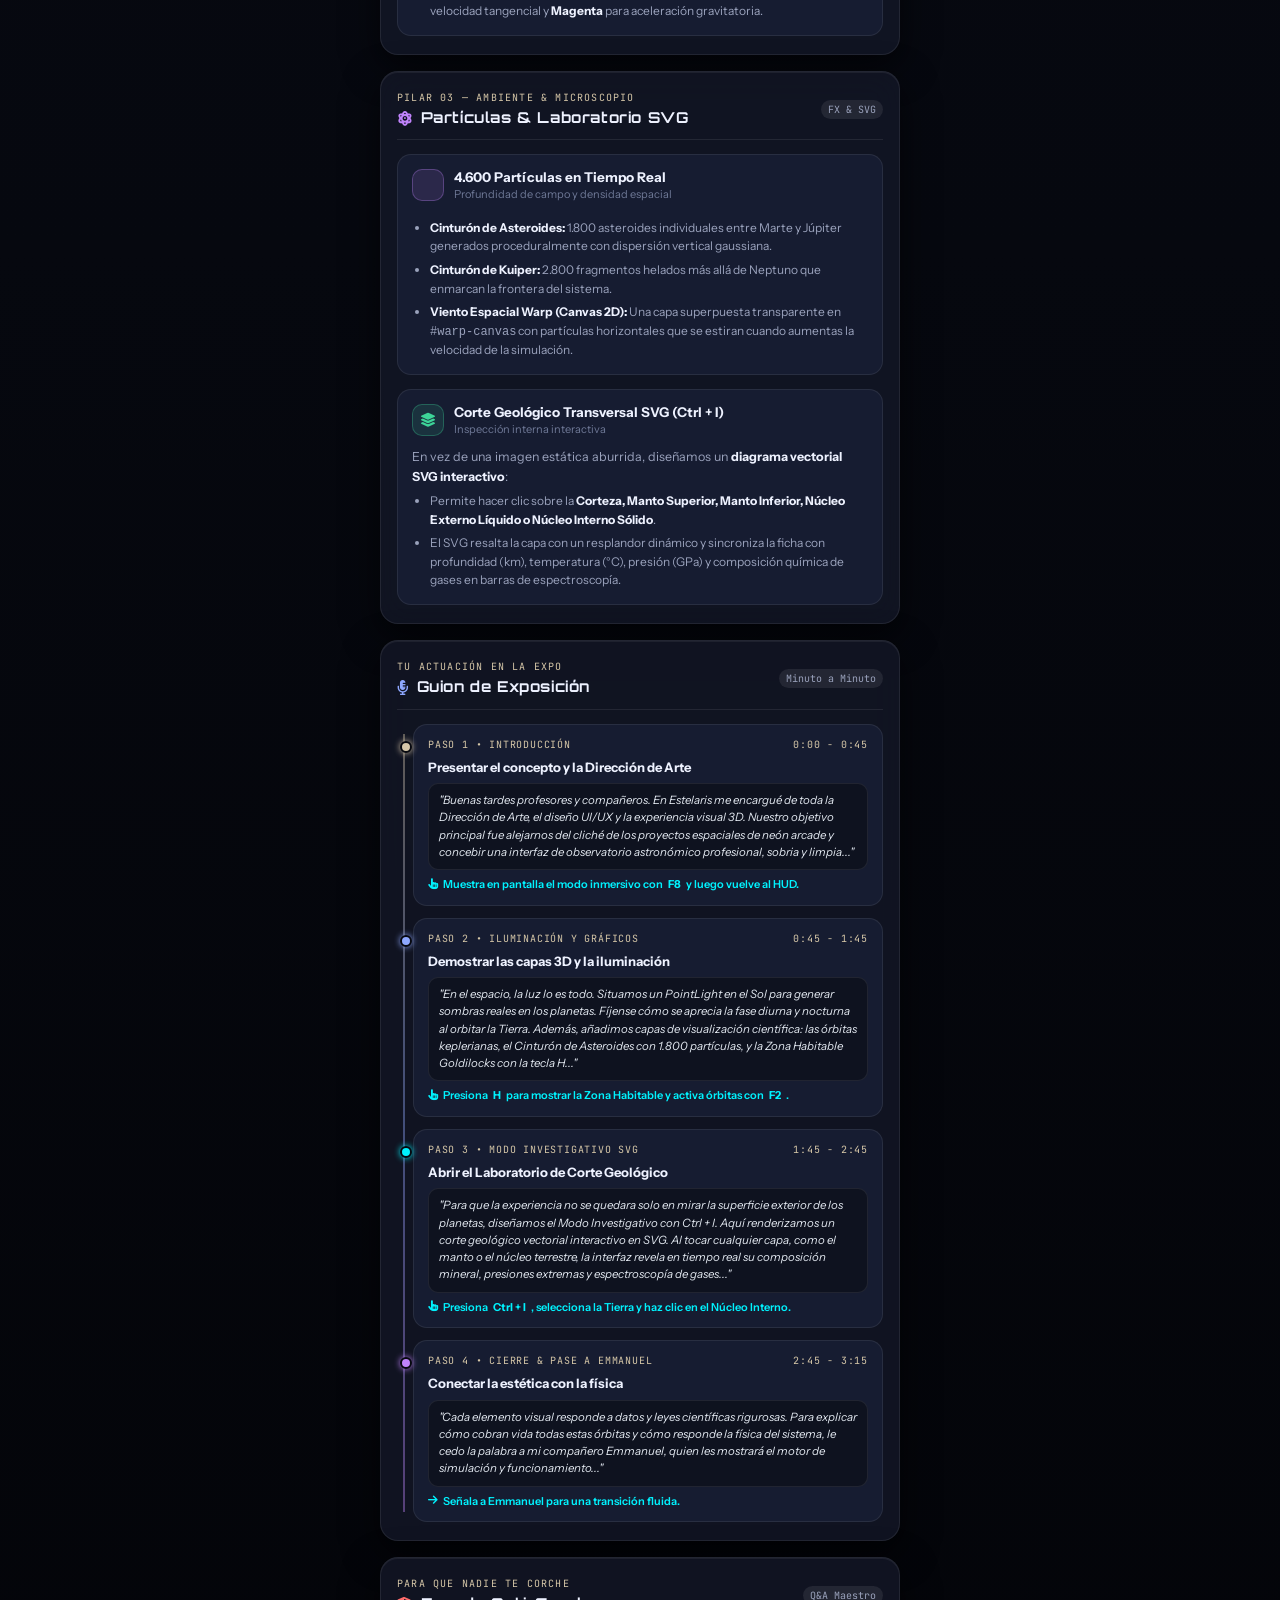
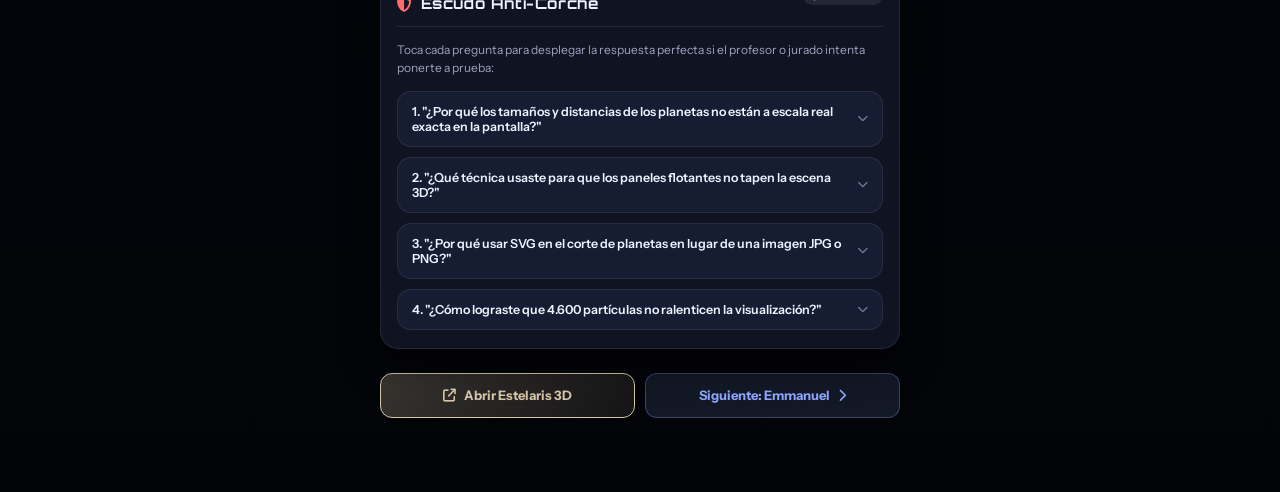
<file: expo/ximena.html>
<!DOCTYPE html>
<html lang="es">
<head>
    <meta charset="UTF-8">
    <meta name="viewport" content="width=device-width, initial-scale=1.0, maximum-scale=1.0, user-scalable=no">
    <title>Ximena — Rol Visual & Dirección de Arte | Estelaris Expo</title>
    <link rel="preconnect" href="https://fonts.googleapis.com">
    <link rel="preconnect" href="https://fonts.gstatic.com" crossorigin>
    <link href="https://fonts.googleapis.com/css2?family=Instrument+Sans:wght@400;500;600;700&family=JetBrains+Mono:wght@400;500;700&family=Orbitron:wght@500;700;900&display=swap" rel="stylesheet">
    <link rel="stylesheet" href="https://cdnjs.cloudflare.com/ajax/libs/font-awesome/6.4.0/css/all.min.css">
    <style>
:root {
  --bg-0: #06080f;
  --bg-1: #080c18;
  --surface: rgba(19, 23, 38, 0.85);
  --surface-2: rgba(24, 30, 51, 0.90);
  --surface-strong: rgba(27, 33, 56, 0.98);
  --surface-glass: rgba(19, 23, 38, 0.65);
  --border: rgba(255, 255, 255, 0.08);
  --border-strong: rgba(255, 255, 255, 0.16);
  --border-accent: rgba(214, 199, 168, 0.30);
  --border-blue: rgba(142, 168, 255, 0.30);
  --text-1: #eef2ff;
  --text-2: #9aa2bc;
  --text-3: #6e7896;
  --muted: #8d97b5;
  --accent-sand: #d6c7a8;
  --accent-sand-soft: rgba(214, 199, 168, 0.12);
  --accent-blue: #8ea8ff;
  --accent-blue-soft: rgba(142, 168, 255, 0.12);
  --accent-cyan: #00f2fe;
  --accent-purple: #c084fc;
  --accent-pink: #f472b6;
  --success: #3dd598;
  --danger: #ff6b6b;
  --warning: #fbbf24;
  --radius-xl: 18px;
  --radius-lg: 14px;
  --radius-md: 10px;
  --radius-sm: 6px;
  --radius-pill: 999px;
  --shadow: 0 12px 36px rgba(0, 0, 0, 0.6), 0 1px 0 rgba(255, 255, 255, 0.06) inset;
  --shadow-glow: 0 0 20px rgba(142, 168, 255, 0.15);
  --font-display: 'Orbitron', sans-serif;
  --font-sans: 'Instrument Sans', system-ui, -apple-system, Segoe UI, Roboto, sans-serif;
  --font-mono: 'JetBrains Mono', ui-monospace, monospace;
}
* { box-sizing: border-box; margin: 0; padding: 0; -webkit-tap-highlight-color: transparent; }
html { font-size: 15px; scroll-behavior: smooth; }
body {
  background: 
    radial-gradient(900px 500px at 15% -5%, rgba(142, 168, 255, 0.12), transparent 70%),
    radial-gradient(800px 400px at 85% 15%, rgba(214, 199, 168, 0.09), transparent 60%),
    linear-gradient(180deg, #070a14 0%, #06080f 50%, #030408 100%);
  color: var(--text-1);
  font-family: var(--font-sans);
  line-height: 1.5;
  min-height: 100vh;
  padding: 12px 12px 80px 12px;
  -webkit-font-smoothing: antialiased;
  text-rendering: optimizeLegibility;
}
::-webkit-scrollbar { width: 4px; height: 4px; }
::-webkit-scrollbar-thumb { background: rgba(255, 255, 255, 0.15); border-radius: 4px; }
.expo-app { max-width: 520px; margin: 0 auto; display: flex; flex-direction: column; gap: 16px; }
.expo-header {
  background: var(--surface);
  backdrop-filter: blur(20px);
  -webkit-backdrop-filter: blur(20px);
  border: 1px solid var(--border);
  border-radius: var(--radius-xl);
  padding: 14px 16px;
  box-shadow: var(--shadow);
  position: sticky;
  top: 10px;
  z-index: 100;
}
.header-row { display: flex; align-items: center; justify-content: space-between; gap: 12px; }
.header-brand { display: flex; align-items: center; gap: 10px; text-decoration: none; color: inherit; }
.brand-icon {
  width: 38px; height: 38px; border-radius: var(--radius-md); display: grid; place-items: center;
  background: linear-gradient(135deg, rgba(255, 255, 255, 0.12), rgba(255, 255, 255, 0.03));
  border: 1px solid var(--border-strong); color: var(--accent-sand); font-size: 16px; flex-shrink: 0;
}
.brand-info h1 { font-family: var(--font-display); font-size: 13px; letter-spacing: 0.16em; font-weight: 700; line-height: 1.1; color: var(--text-1); }
.brand-info p { font-size: 11px; color: var(--text-2); text-transform: uppercase; letter-spacing: 0.06em; }
.role-pill {
  display: inline-flex; align-items: center; gap: 5px; padding: 4px 10px; border-radius: var(--radius-pill);
  font-size: 11px; font-weight: 600; letter-spacing: 0.04em; text-transform: uppercase;
  background: var(--accent-blue-soft); border: 1px solid var(--border-blue); color: var(--accent-blue);
}
.role-pill--sand { background: var(--accent-sand-soft); border-color: var(--border-accent); color: var(--accent-sand); }
.role-pill--purple { background: rgba(192, 132, 252, 0.14); border-color: rgba(192, 132, 252, 0.35); color: var(--accent-purple); }
.role-pill--green { background: rgba(61, 213, 152, 0.14); border-color: rgba(61, 213, 152, 0.35); color: var(--success); }
.role-pill .dot { width: 6px; height: 6px; border-radius: 50%; background: currentColor; box-shadow: 0 0 8px currentColor; }
.profile-card {
  background: var(--surface); backdrop-filter: blur(16px); -webkit-backdrop-filter: blur(16px);
  border: 1px solid var(--border); border-radius: var(--radius-xl); padding: 16px; box-shadow: var(--shadow);
  display: flex; flex-direction: column; gap: 12px; position: relative; overflow: hidden;
}
.profile-card::before {
  content: ''; position: absolute; top: 0; left: 0; right: 0; height: 3px;
  background: linear-gradient(90deg, var(--accent-sand), var(--accent-blue), var(--accent-cyan));
}
.profile-header { display: flex; align-items: center; gap: 14px; }
.avatar-bubble {
  width: 52px; height: 52px; border-radius: 14px; display: grid; place-items: center; font-size: 22px; flex-shrink: 0;
  background: linear-gradient(135deg, rgba(142, 168, 255, 0.2), rgba(0, 242, 254, 0.1)); border: 1px solid rgba(142, 168, 255, 0.3); color: var(--accent-blue);
}
.avatar-bubble--sand { background: linear-gradient(135deg, rgba(214, 199, 168, 0.25), rgba(251, 191, 36, 0.1)); border-color: rgba(214, 199, 168, 0.4); color: var(--accent-sand); }
.avatar-bubble--purple { background: linear-gradient(135deg, rgba(192, 132, 252, 0.25), rgba(244, 114, 182, 0.15)); border-color: rgba(192, 132, 252, 0.4); color: var(--accent-purple); }
.avatar-bubble--green { background: linear-gradient(135deg, rgba(61, 213, 152, 0.25), rgba(0, 242, 254, 0.15)); border-color: rgba(61, 213, 152, 0.4); color: var(--success); }
.profile-meta h2 { font-family: var(--font-display); font-size: 17px; color: var(--text-1); letter-spacing: 0.05em; margin-bottom: 2px; }
.profile-meta .role-subtitle { font-size: 12px; color: var(--accent-sand); font-weight: 500; }
.profile-stats-row {
  display: grid; grid-template-columns: repeat(3, 1fr); gap: 8px; background: rgba(0, 0, 0, 0.25);
  border: 1px solid var(--border); border-radius: var(--radius-md); padding: 8px 10px;
}
.profile-stat { display: flex; flex-direction: column; align-items: center; text-align: center; }
.profile-stat-lbl { font-size: 10px; text-transform: uppercase; color: var(--text-3); letter-spacing: 0.06em; }
.profile-stat-val { font-family: var(--font-mono); font-size: 12px; font-weight: 600; color: var(--text-1); }
.quick-nav { display: flex; gap: 6px; overflow-x: auto; padding: 2px 2px 6px 2px; scrollbar-width: none; }
.quick-nav::-webkit-scrollbar { display: none; }
.quick-nav-btn {
  white-space: nowrap; padding: 8px 14px; border-radius: var(--radius-pill); font-size: 12px; font-weight: 600;
  color: var(--text-2); background: var(--surface); border: 1px solid var(--border); text-decoration: none;
  display: flex; align-items: center; gap: 6px; transition: all 0.2s ease;
}
.quick-nav-btn:active, .quick-nav-btn.active { background: var(--accent-blue-soft); color: var(--accent-blue); border-color: var(--border-blue); }
.section-card {
  background: var(--surface); backdrop-filter: blur(16px); -webkit-backdrop-filter: blur(16px);
  border: 1px solid var(--border); border-radius: var(--radius-xl); padding: 18px 16px; box-shadow: var(--shadow);
  display: flex; flex-direction: column; gap: 14px;
}
.section-head { display: flex; align-items: center; justify-content: space-between; border-bottom: 1px solid var(--border); padding-bottom: 10px; }
.section-title-wrap { display: flex; flex-direction: column; gap: 2px; }
.section-eyebrow { font-family: var(--font-mono); font-size: 10px; text-transform: uppercase; letter-spacing: 0.12em; color: var(--accent-sand); }
.section-title { font-family: var(--font-display); font-size: 15px; color: var(--text-1); letter-spacing: 0.04em; display: flex; align-items: center; gap: 8px; }
.section-badge { font-size: 10px; font-family: var(--font-mono); padding: 2px 7px; border-radius: var(--radius-pill); background: rgba(255, 255, 255, 0.08); color: var(--text-2); }
.topic-card { background: var(--surface-2); border: 1px solid var(--border); border-radius: var(--radius-lg); padding: 14px; display: flex; flex-direction: column; gap: 10px; transition: transform 0.15s ease; }
.topic-card-head { display: flex; align-items: flex-start; gap: 10px; }
.topic-icon {
  width: 32px; height: 32px; border-radius: var(--radius-md); display: grid; place-items: center; font-size: 14px; flex-shrink: 0;
  background: rgba(255, 255, 255, 0.06); color: var(--accent-sand); border: 1px solid var(--border);
}
.topic-icon--blue { background: var(--accent-blue-soft); color: var(--accent-blue); border-color: var(--border-blue); }
.topic-icon--cyan { background: rgba(0, 242, 254, 0.12); color: var(--accent-cyan); border-color: rgba(0, 242, 254, 0.3); }
.topic-icon--purple { background: rgba(192, 132, 252, 0.12); color: var(--accent-purple); border-color: rgba(192, 132, 252, 0.3); }
.topic-icon--green { background: rgba(61, 213, 152, 0.12); color: var(--success); border-color: rgba(61, 213, 152, 0.3); }
.topic-title { font-size: 13.5px; font-weight: 700; color: var(--text-1); line-height: 1.25; }
.topic-subtitle { font-size: 11px; color: var(--text-3); }
.topic-body { font-size: 12.5px; color: var(--text-2); line-height: 1.55; }
.topic-body strong { color: var(--text-1); }
.topic-body ul { padding-left: 18px; margin-top: 6px; display: flex; flex-direction: column; gap: 5px; }
.topic-body li { font-size: 12px; }
.highlight-box {
  background: rgba(214, 199, 168, 0.07); border-left: 3px solid var(--accent-sand); border-radius: 0 var(--radius-sm) var(--radius-sm) 0;
  padding: 8px 10px; font-size: 11.5px; color: var(--accent-sand); margin-top: 6px; line-height: 1.45;
}
.highlight-box--blue { background: rgba(142, 168, 255, 0.08); border-left-color: var(--accent-blue); color: var(--accent-blue); }
.highlight-box--green { background: rgba(61, 213, 152, 0.08); border-left-color: var(--success); color: var(--success); }
.highlight-box--purple { background: rgba(192, 132, 252, 0.08); border-left-color: var(--accent-purple); color: var(--accent-purple); }
.highlight-box--danger { background: rgba(255, 107, 107, 0.08); border-left-color: var(--danger); color: #ff9999; }
.timeline { display: flex; flex-direction: column; gap: 12px; position: relative; padding-left: 16px; }
.timeline::before {
  content: ''; position: absolute; top: 10px; bottom: 10px; left: 6px; width: 2px;
  background: linear-gradient(180deg, var(--accent-sand), var(--accent-blue), var(--accent-purple)); opacity: 0.4;
}
.timeline-step {
  position: relative; background: var(--surface-2); border: 1px solid var(--border); border-radius: var(--radius-lg);
  padding: 12px 14px; display: flex; flex-direction: column; gap: 6px;
}
.timeline-step::before {
  content: ''; position: absolute; left: -14px; top: 16px; width: 8px; height: 8px; border-radius: 50%;
  background: var(--accent-sand); border: 2px solid var(--bg-0); box-shadow: 0 0 6px var(--accent-sand);
}
.timeline-step:nth-child(2)::before { background: var(--accent-blue); box-shadow: 0 0 6px var(--accent-blue); }
.timeline-step:nth-child(3)::before { background: var(--accent-cyan); box-shadow: 0 0 6px var(--accent-cyan); }
.timeline-step:nth-child(4)::before { background: var(--accent-purple); box-shadow: 0 0 6px var(--accent-purple); }
.timeline-time { font-family: var(--font-mono); font-size: 10px; color: var(--accent-sand); text-transform: uppercase; letter-spacing: 0.08em; display: flex; justify-content: space-between; }
.timeline-title { font-size: 13px; font-weight: 700; color: var(--text-1); }
.timeline-script { background: rgba(0, 0, 0, 0.35); border: 1px solid var(--border); border-radius: var(--radius-md); padding: 8px 10px; font-size: 11.5px; color: #e2e8f0; font-style: italic; line-height: 1.5; }
.timeline-action { font-size: 11px; color: var(--accent-cyan); display: flex; align-items: center; gap: 5px; font-weight: 600; }
.faq-accordion { display: flex; flex-direction: column; gap: 10px; }
.faq-item { background: var(--surface-2); border: 1px solid var(--border); border-radius: var(--radius-lg); overflow: hidden; transition: all 0.2s ease; }
.faq-question {
  width: 100%; text-align: left; background: transparent; border: none; padding: 12px 14px; display: flex;
  align-items: center; justify-content: space-between; gap: 10px; cursor: pointer; color: var(--text-1);
  font-family: inherit; font-size: 12.5px; font-weight: 600;
}
.faq-question i.chevron { font-size: 11px; color: var(--text-3); transition: transform 0.2s ease; }
.faq-item.open .faq-question i.chevron { transform: rotate(180deg); color: var(--accent-blue); }
.faq-item.open { border-color: var(--border-blue); background: var(--surface-strong); }
.faq-answer { display: none; padding: 0 14px 14px 14px; font-size: 12px; color: var(--text-2); line-height: 1.55; border-top: 1px dashed rgba(255, 255, 255, 0.08); margin-top: 2px; padding-top: 10px; }
.faq-item.open .faq-answer { display: block; }
.pro-tip { background: rgba(61, 213, 152, 0.1); border: 1px solid rgba(61, 213, 152, 0.3); border-radius: var(--radius-md); padding: 6px 10px; margin-top: 8px; font-size: 11px; color: var(--success); display: flex; align-items: center; gap: 6px; }
.expo-bottom-bar {
  position: fixed; bottom: 0; left: 0; right: 0; background: rgba(10, 14, 26, 0.94); backdrop-filter: blur(20px); -webkit-backdrop-filter: blur(20px);
  border-top: 1px solid var(--border-strong); display: flex; justify-content: space-around; align-items: center; padding: 8px 12px calc(8px + env(safe-area-inset-bottom)); z-index: 200;
}
.expo-tab-link {
  display: flex; flex-direction: column; align-items: center; gap: 3px; text-decoration: none; color: var(--text-3);
  font-size: 10px; font-weight: 600; letter-spacing: 0.04em; padding: 4px 8px; border-radius: var(--radius-md); transition: all 0.2s ease; min-width: 64px;
}
.expo-tab-link i { font-size: 16px; }
.expo-tab-link.active { color: var(--accent-sand); background: rgba(214, 199, 168, 0.12); }
.expo-tab-link.active--blue { color: var(--accent-blue); background: rgba(142, 168, 255, 0.14); }
.expo-tab-link.active--purple { color: var(--accent-purple); background: rgba(192, 132, 252, 0.14); }
.expo-tab-link.active--green { color: var(--success); background: rgba(61, 213, 152, 0.14); }
.key-badge { display: inline-flex; align-items: center; justify-content: center; font-family: var(--font-mono); font-size: 10px; font-weight: 700; padding: 2px 6px; border-radius: 4px; background: rgba(0, 0, 0, 0.4); border: 1px solid rgba(255, 255, 255, 0.2); color: #ffffff; min-width: 18px; }
.code-box { background: #04060a; border: 1px solid var(--border); border-radius: var(--radius-md); padding: 10px; font-family: var(--font-mono); font-size: 11px; color: #c9d1d9; overflow-x: auto; line-height: 1.45; }
.code-box .kw { color: #ff7b72; }
.code-box .fn { color: #d2a8ff; }
.code-box .str { color: #a5d6ff; }
.code-box .cm { color: #8b949e; font-style: italic; }
.code-box .num { color: #79c0ff; }
.concept-grid { display: grid; grid-template-columns: repeat(2, 1fr); gap: 8px; }
.concept-cell { background: rgba(0, 0, 0, 0.28); border: 1px solid var(--border); border-radius: var(--radius-md); padding: 10px; display: flex; flex-direction: column; gap: 4px; }
.concept-cell-title { font-size: 11px; font-weight: 700; color: var(--accent-sand); text-transform: uppercase; letter-spacing: 0.05em; }
.concept-cell-desc { font-size: 11.5px; color: var(--text-2); line-height: 1.4; }
    </style>
</head>
<body>

    <div class="expo-app">
        <!-- Header Móvil Fijo -->
        <header class="expo-header">
            <div class="header-row">
                <a href="index.html" class="header-brand">
                    <div class="brand-icon"><i class="fa-solid fa-palette"></i></div>
                    <div class="brand-info">
                        <h1>ESTELARIS</h1>
                        <p>Ficha de Exposición &bull; Móvil</p>
                    </div>
                </a>
                <span class="role-pill role-pill--sand">
                    <span class="dot"></span> VISUAL
                </span>
            </div>
        </header>

        <!-- Banner de Perfil de Ximena -->
        <section class="profile-card">
            <div class="profile-header">
                <div class="avatar-bubble avatar-bubble--sand">
                    <i class="fa-solid fa-wand-magic-sparkles"></i>
                </div>
                <div class="profile-meta">
                    <h2>Ximena</h2>
                    <div class="role-subtitle">Dirección de Arte &bull; UI/UX &bull; Gráficos 3D</div>
                </div>
            </div>

            <div class="profile-stats-row">
                <div class="profile-stat">
                    <span class="profile-stat-lbl">Tu Misión</span>
                    <span class="profile-stat-val" style="color:var(--accent-sand);">Estética & UI</span>
                </div>
                <div class="profile-stat">
                    <span class="profile-stat-lbl">Tiempo sugerido</span>
                    <span class="profile-stat-val">3 - 4 min</span>
                </div>
                <div class="profile-stat">
                    <span class="profile-stat-lbl">Impacto</span>
                    <span class="profile-stat-val" style="color:var(--success);">Inmersión 10/10</span>
                </div>
            </div>

            <div class="highlight-box">
                <i class="fa-solid fa-lightbulb"></i> <strong>Tu objetivo:</strong> Demostrar que Estelaris no es solo un programa con bolitas en pantalla, sino un <strong>observatorio astronómico editorial</strong> diseñado con rigor estético, psicología del color, iluminación realista y usabilidad limpia.
            </div>
        </section>

        <!-- Navegación Rápida de Temas -->
        <nav class="quick-nav" aria-label="Temas rápidos">
            <a href="#filosofia" class="quick-nav-btn"><i class="fa-solid fa-compass-drafting"></i> Estilo & Paleta</a>
            <a href="#graficos3d" class="quick-nav-btn"><i class="fa-solid fa-cube"></i> Renderizado 3D</a>
            <a href="#entorno" class="quick-nav-btn"><i class="fa-solid fa-meteor"></i> Partículas & Fondo</a>
            <a href="#geologia" class="quick-nav-btn"><i class="fa-solid fa-layer-group"></i> Corte SVG</a>
            <a href="#guion" class="quick-nav-btn"><i class="fa-solid fa-microphone-lines"></i> Tu Guion</a>
            <a href="#anticorche" class="quick-nav-btn"><i class="fa-solid fa-shield-halved"></i> Anti-Corche</a>
        </nav>

        <!-- SECCIÓN 1: FILOSOFÍA VISUAL Y UI/UX -->
        <article class="section-card" id="filosofia">
            <div class="section-head">
                <div class="section-title-wrap">
                    <span class="section-eyebrow">Pilar 01 — Dirección de Arte</span>
                    <h3 class="section-title"><i class="fa-solid fa-eye" style="color:var(--accent-sand);"></i> Filosofía "Anti-Genérico"</h3>
                </div>
                <span class="section-badge">UI/UX</span>
            </div>

            <div class="topic-card">
                <div class="topic-card-head">
                    <div class="topic-icon"><i class="fa-solid fa-ban"></i></div>
                    <div>
                        <div class="topic-title">No es un juego arcade, es un Observatorio</div>
                        <div class="topic-subtitle">Rompiendo el cliché de la ciencia ficción</div>
                    </div>
                </div>
                <div class="topic-body">
                    La mayoría de proyectos escolares usan fondos morados de neón chillón y botones fluorescentes. En <strong>Estelaris</strong> adoptamos una línea <strong>editorial y de instrumentación científica real</strong>:
                    <ul>
                        <li><strong>Inspiración:</strong> Interfaces de telemetría de observatorios como el ESO (Very Large Telescope) y consolas de monitoreo orbital de la NASA y la ESA.</li>
                        <li><strong>Glassmorphism calibrado:</strong> Paneles con <code>backdrop-filter: blur(18px)</code> que permiten vislumbrar el cosmos y las órbitas detrás sin perder contraste ni legibilidad.</li>
                        <li><strong>Modo Inmersivo (Tecla F8):</strong> Oculta instantáneamente todo el HUD para convertir la simulación en un proyector de planetario puro.</li>
                    </ul>
                </div>
            </div>

            <div class="concept-grid">
                <div class="concept-cell">
                    <div class="concept-cell-title"><i class="fa-solid fa-palette"></i> Paleta Cromática</div>
                    <div class="concept-cell-desc">
                        <strong>Deep Space (#06080f):</strong> Negro no puro para evitar fatiga.<br>
                        <strong>Arena Estelar (#d6c7a8):</strong> Jerarquía noble.<br>
                        <strong>Azul Hielo (#8ea8ff):</strong> Tecnología y frío cósmico.
                    </div>
                </div>
                <div class="concept-cell">
                    <div class="concept-cell-title"><i class="fa-solid fa-font"></i> Tipografía Tripartita</div>
                    <div class="concept-cell-desc">
                        <strong>Orbitron:</strong> Títulos y marcas cósmicas.<br>
                        <strong>Instrument Sans:</strong> Textos editoriales y botones.<br>
                        <strong>JetBrains Mono:</strong> Telemetría y valores matemáticos exactos.
                    </div>
                </div>
            </div>
        </article>

        <!-- SECCIÓN 2: RENDERIZADO 3D & ILUMINACIÓN -->
        <article class="section-card" id="graficos3d">
            <div class="section-head">
                <div class="section-title-wrap">
                    <span class="section-eyebrow">Pilar 02 — Three.js Graphics</span>
                    <h3 class="section-title"><i class="fa-solid fa-sun" style="color:#fbbf24;"></i> Iluminación Solar & Texturas</h3>
                </div>
                <span class="section-badge">Motor 3D</span>
            </div>

            <div class="topic-card">
                <div class="topic-card-head">
                    <div class="topic-icon topic-icon--blue"><i class="fa-solid fa-lightbulb"></i></div>
                    <div>
                        <div class="topic-title">Física de la Luz: Día y Noche Realistas</div>
                        <div class="topic-subtitle">Three.PointLight en el centro del Sol</div>
                    </div>
                </div>
                <div class="topic-body">
                    <ul>
                        <li><strong>Luz Solar Central:</strong> El Sol no es solo un adorno, aloja un <code>THREE.PointLight</code> omnidireccional de alta intensidad. Cuando la Tierra o Marte rotan, <strong>la cara expuesta se ilumina y la cara posterior queda en penumbra nocturna real</strong>.</li>
                        <li><strong>Luz Ambiental Suave:</strong> Un <code>AmbientLight</code> tenue (0.08x) evita que el lado oscuro sea un agujero negro absoluto, simulando la dispersión estelar del espacio profundo.</li>
                        <li><strong>Texturas PBR de Alta Resolución:</strong> Mapeadas sobre esferas 3D con texturas de la NASA de la Tierra, Júpiter con su Gran Mancha Roja, Marte, Mercurio, Saturno con textura difusa y anillos semitransparentes con mapa de transparencia (canal alfa).</li>
                        <li><strong>Modelos GLTF / GLB:</strong> Carga de mallas 3D optimizadas mediante <code>GLTFLoader</code> para lunas y astros especiales.</li>
                    </ul>
                </div>
            </div>

            <div class="topic-card">
                <div class="topic-card-head">
                    <div class="topic-icon topic-icon--cyan"><i class="fa-solid fa-ring"></i></div>
                    <div>
                        <div class="topic-title">Capas Científicas Visibles (HUD en 3D)</div>
                        <div class="topic-subtitle">Superposiciones visuales para entender la física</div>
                    </div>
                </div>
                <div class="topic-body">
                    <ul>
                        <li><strong>Órbitas Keplerianas (F2):</strong> Trayectorias elípticas finas generadas con <code>LineLoop</code> que trazan la ruta matemática del astro en el espacio.</li>
                        <li><strong>Zona Habitable Goldilocks (Tecla H):</strong> Un disco traslúcido verde esmeralda que indica visualmente la franja de temperatura donde el agua puede mantenerse en estado líquido.</li>
                        <li><strong>Esfera de Hill / Campo de Gravedad (F7):</strong> Esfera wireframe cian que delimita la burbuja donde la gravedad del planeta domina sobre la del Sol.</li>
                        <li><strong>Vectores de Estado 3D (F6):</strong> Flechas dinámicas en tiempo real: <strong>Cian</strong> para velocidad tangencial y <strong>Magenta</strong> para aceleración gravitatoria.</li>
                    </ul>
                </div>
            </div>
        </article>

        <!-- SECCIÓN 3: ENTORNO CÓSMICO, PARTÍCULAS Y CORTE SVG -->
        <article class="section-card" id="entorno">
            <div class="section-head">
                <div class="section-title-wrap">
                    <span class="section-eyebrow">Pilar 03 — Ambiente & Microscopio</span>
                    <h3 class="section-title"><i class="fa-solid fa-atom" style="color:var(--accent-purple);"></i> Partículas & Laboratorio SVG</h3>
                </div>
                <span class="section-badge">FX & SVG</span>
            </div>

            <div class="topic-card">
                <div class="topic-card-head">
                    <div class="topic-icon topic-icon--purple"><i class="fa-solid fa-sparkles"></i></div>
                    <div>
                        <div class="topic-title">4.600 Partículas en Tiempo Real</div>
                        <div class="topic-subtitle">Profundidad de campo y densidad espacial</div>
                    </div>
                </div>
                <div class="topic-body">
                    <ul>
                        <li><strong>Cinturón de Asteroides:</strong> 1.800 asteroides individuales entre Marte y Júpiter generados proceduralmente con dispersión vertical gaussiana.</li>
                        <li><strong>Cinturón de Kuiper:</strong> 2.800 fragmentos helados más allá de Neptuno que enmarcan la frontera del sistema.</li>
                        <li><strong>Viento Espacial Warp (Canvas 2D):</strong> Una capa superpuesta transparente en <code>#warp-canvas</code> con partículas horizontales que se estiran cuando aumentas la velocidad de la simulación.</li>
                    </ul>
                </div>
            </div>

            <div class="topic-card" id="geologia">
                <div class="topic-card-head">
                    <div class="topic-icon topic-icon--green"><i class="fa-solid fa-layer-group"></i></div>
                    <div>
                        <div class="topic-title">Corte Geológico Transversal SVG (Ctrl + I)</div>
                        <div class="topic-subtitle">Inspección interna interactiva</div>
                    </div>
                </div>
                <div class="topic-body">
                    En vez de una imagen estática aburrida, diseñamos un <strong>diagrama vectorial SVG interactivo</strong>:
                    <ul>
                        <li>Permite hacer clic sobre la <strong>Corteza, Manto Superior, Manto Inferior, Núcleo Externo Líquido o Núcleo Interno Sólido</strong>.</li>
                        <li>El SVG resalta la capa con un resplandor dinámico y sincroniza la ficha con profundidad (km), temperatura (°C), presión (GPa) y composición química de gases en barras de espectroscopía.</li>
                    </ul>
                </div>
            </div>
        </article>

        <!-- SECCIÓN 4: GUION PASO A PASO PARA XIMENA -->
        <article class="section-card" id="guion">
            <div class="section-head">
                <div class="section-title-wrap">
                    <span class="section-eyebrow">Tu Actuación en la Expo</span>
                    <h3 class="section-title"><i class="fa-solid fa-microphone-lines" style="color:var(--accent-blue);"></i> Guion de Exposición</h3>
                </div>
                <span class="section-badge">Minuto a Minuto</span>
            </div>

            <div class="timeline">
                <div class="timeline-step">
                    <div class="timeline-time">
                        <span>Paso 1 &bull; Introducción</span>
                        <span>0:00 - 0:45</span>
                    </div>
                    <div class="timeline-title">Presentar el concepto y la Dirección de Arte</div>
                    <div class="timeline-script">
                        "Buenas tardes profesores y compañeros. En Estelaris me encargué de toda la Dirección de Arte, el diseño UI/UX y la experiencia visual 3D. Nuestro objetivo principal fue alejarnos del cliché de los proyectos espaciales de neón arcade y concebir una interfaz de observatorio astronómico profesional, sobria y limpia..."
                    </div>
                    <div class="timeline-action">
                        <i class="fa-solid fa-hand-pointer"></i> Muestra en pantalla el modo inmersivo con <strong>F8</strong> y luego vuelve al HUD.
                    </div>
                </div>

                <div class="timeline-step">
                    <div class="timeline-time">
                        <span>Paso 2 &bull; Iluminación y Gráficos</span>
                        <span>0:45 - 1:45</span>
                    </div>
                    <div class="timeline-title">Demostrar las capas 3D y la iluminación</div>
                    <div class="timeline-script">
                        "En el espacio, la luz lo es todo. Situamos un PointLight en el Sol para generar sombras reales en los planetas. Fíjense cómo se aprecia la fase diurna y nocturna al orbitar la Tierra. Además, añadimos capas de visualización científica: las órbitas keplerianas, el Cinturón de Asteroides con 1.800 partículas, y la Zona Habitable Goldilocks con la tecla H..."
                    </div>
                    <div class="timeline-action">
                        <i class="fa-solid fa-hand-pointer"></i> Presiona <strong>H</strong> para mostrar la Zona Habitable y activa órbitas con <strong>F2</strong>.
                    </div>
                </div>

                <div class="timeline-step">
                    <div class="timeline-time">
                        <span>Paso 3 &bull; Modo Investigativo SVG</span>
                        <span>1:45 - 2:45</span>
                    </div>
                    <div class="timeline-title">Abrir el Laboratorio de Corte Geológico</div>
                    <div class="timeline-script">
                        "Para que la experiencia no se quedara solo en mirar la superficie exterior de los planetas, diseñamos el Modo Investigativo con Ctrl + I. Aquí renderizamos un corte geológico vectorial interactivo en SVG. Al tocar cualquier capa, como el manto o el núcleo terrestre, la interfaz revela en tiempo real su composición mineral, presiones extremas y espectroscopía de gases..."
                    </div>
                    <div class="timeline-action">
                        <i class="fa-solid fa-hand-pointer"></i> Presiona <strong>Ctrl + I</strong>, selecciona la Tierra y haz clic en el Núcleo Interno.
                    </div>
                </div>

                <div class="timeline-step">
                    <div class="timeline-time">
                        <span>Paso 4 &bull; Cierre & Pase a Emmanuel</span>
                        <span>2:45 - 3:15</span>
                    </div>
                    <div class="timeline-title">Conectar la estética con la física</div>
                    <div class="timeline-script">
                        "Cada elemento visual responde a datos y leyes científicas rigurosas. Para explicar cómo cobran vida todas estas órbitas y cómo responde la física del sistema, le cedo la palabra a mi compañero Emmanuel, quien les mostrará el motor de simulación y funcionamiento..."
                    </div>
                    <div class="timeline-action">
                        <i class="fa-solid fa-arrow-right"></i> Señala a Emmanuel para una transición fluida.
                    </div>
                </div>
            </div>
        </article>

        <!-- SECCIÓN 5: BANCO ANTI-CORCHE (PREGUNTAS TRAMPA) -->
        <article class="section-card" id="anticorche">
            <div class="section-head">
                <div class="section-title-wrap">
                    <span class="section-eyebrow">Para que nadie te corche</span>
                    <h3 class="section-title"><i class="fa-solid fa-shield-halved" style="color:var(--danger);"></i> Escudo Anti-Corche</h3>
                </div>
                <span class="section-badge">Q&A Maestro</span>
            </div>

            <p style="font-size:12px; color:var(--text-2);">Toca cada pregunta para desplegar la respuesta perfecta si el profesor o jurado intenta ponerte a prueba:</p>

            <div class="faq-accordion">
                <div class="faq-item">
                    <button class="faq-question" onclick="this.parentElement.classList.toggle('open')">
                        <span>1. "¿Por qué los tamaños y distancias de los planetas no están a escala real exacta en la pantalla?"</span>
                        <i class="fa-solid fa-chevron-down chevron"></i>
                    </button>
                    <div class="faq-answer">
                        <strong>Respuesta Maestra:</strong> "Excelente pregunta, profesor. Si usáramos la escala física real 1:1, el Sistema Solar es 99.999% vacío: el Sol mediría 1 metro de diámetro y la Tierra sería una mota de polvo de 9 milímetros a más de 100 metros de distancia, volviéndose completamente invisible e inusable en una pantalla. Por eso aplicamos una <strong>escala logarítmica visual calibrada</strong> que preserva las proporciones relativas entre planetas interiores, gigantes gaseosos y lunas, garantizando tanto el valor pedagógico como la estética."
                        <div class="pro-tip"><i class="fa-solid fa-check"></i> Demuestra que conoces la escala real del universo y justificas el diseño.</div>
                    </div>
                </div>

                <div class="faq-item">
                    <button class="faq-question" onclick="this.parentElement.classList.toggle('open')">
                        <span>2. "¿Qué técnica usaste para que los paneles flotantes no tapen la escena 3D?"</span>
                        <i class="fa-solid fa-chevron-down chevron"></i>
                    </button>
                    <div class="faq-answer">
                        <strong>Respuesta Maestra:</strong> "Implementamos tres soluciones de diseño UI/UX: 1) <strong>Glassmorphism translúcido</strong> con desenfoque de fondo para mantener la percepción de profundidad cósmica; 2) <strong>Paneles colapsables</strong> con chevrons y memoria de estado; y 3) Un <strong>Modo Inmersivo absoluto mediante la tecla F8</strong> que oculta todo el DOM con un solo toque para disfrutar de la vista pura del observatorio."
                    </div>
                </div>

                <div class="faq-item">
                    <button class="faq-question" onclick="this.parentElement.classList.toggle('open')">
                        <span>3. "¿Por qué usar SVG en el corte de planetas en lugar de una imagen JPG o PNG?"</span>
                        <i class="fa-solid fa-chevron-down chevron"></i>
                    </button>
                    <div class="faq-answer">
                        <strong>Respuesta Maestra:</strong> "Un PNG es estático, pesado y se pixela al ampliar. El <strong>SVG es vectorial, infinitamente nítido y está integrado directamente en el DOM</strong>. Esto nos permite manipular cada capa geológica con código (cambiar colores, generar arcos con fórmulas trigonométricas, añadir eventos de clic y emitir resplandores animados) con un peso de archivo casi nulo."
                    </div>
                </div>

                <div class="faq-item">
                    <button class="faq-question" onclick="this.parentElement.classList.toggle('open')">
                        <span>4. "¿Cómo lograste que 4.600 partículas no ralenticen la visualización?"</span>
                        <i class="fa-solid fa-chevron-down chevron"></i>
                    </button>
                    <div class="faq-answer">
                        <strong>Respuesta Maestra:</strong> "No renderizamos 4.600 mallas individuales porque eso colapsaría las llamadas de dibujado (draw calls). En su lugar utilizamos <code>THREE.Points</code> junto con <code>THREE.BufferGeometry</code>, agrupando todas las coordenadas en un único búfer de memoria gráfica en la GPU que se dibuja en un solo pase a 60 FPS estables."
                    </div>
                </div>
            </div>
        </article>

        <!-- Botones de Acción Rápida para Ensayar -->
        <div style="display:flex; gap:10px; margin-top:8px;">
            <a href="../index.html" class="btn btn--primary" style="flex:1; text-align:center; text-decoration:none; display:flex; align-items:center; justify-content:center; gap:8px; padding:12px; border-radius:12px; background:linear-gradient(135deg, rgba(214,199,168,0.25), rgba(214,199,168,0.08)); border:1px solid var(--accent-sand); color:var(--accent-sand); font-weight:700; font-size:13px;">
                <i class="fa-solid fa-arrow-up-right-from-square"></i> Abrir Estelaris 3D
            </a>
            <a href="emmanuel.html" class="btn btn--secondary" style="flex:1; text-align:center; text-decoration:none; display:flex; align-items:center; justify-content:center; gap:8px; padding:12px; border-radius:12px; background:rgba(142,168,255,0.12); border:1px solid rgba(142,168,255,0.3); color:var(--accent-blue); font-weight:700; font-size:13px;">
                Siguiente: Emmanuel <i class="fa-solid fa-chevron-right"></i>
            </a>
        </div>

    </div>

    <!-- Barra Inferior Fija para Smartphone -->
    <nav class="expo-bottom-bar" aria-label="Navegación de roles">
        <a href="index.html" class="expo-tab-link">
            <i class="fa-solid fa-house"></i>
            <span>Hub</span>
        </a>
        <a href="ciencia.html" class="expo-tab-link">
            <i class="fa-solid fa-atom"></i>
            <span>Ciencia</span>
        </a>
        <a href="ximena.html" class="expo-tab-link active">
            <i class="fa-solid fa-palette"></i>
            <span>Ximena</span>
        </a>
        <a href="emmanuel.html" class="expo-tab-link">
            <i class="fa-solid fa-sliders"></i>
            <span>Emmanuel</span>
        </a>
        <a href="carlos.html" class="expo-tab-link">
            <i class="fa-solid fa-code"></i>
            <span>Carlos</span>
        </a>
        <a href="carlos_identidad.html" class="expo-tab-link">
            <i class="fa-solid fa-circle-question"></i>
            <span>Plus</span>
        </a>
    </nav>

</body>
</html>
</file>
